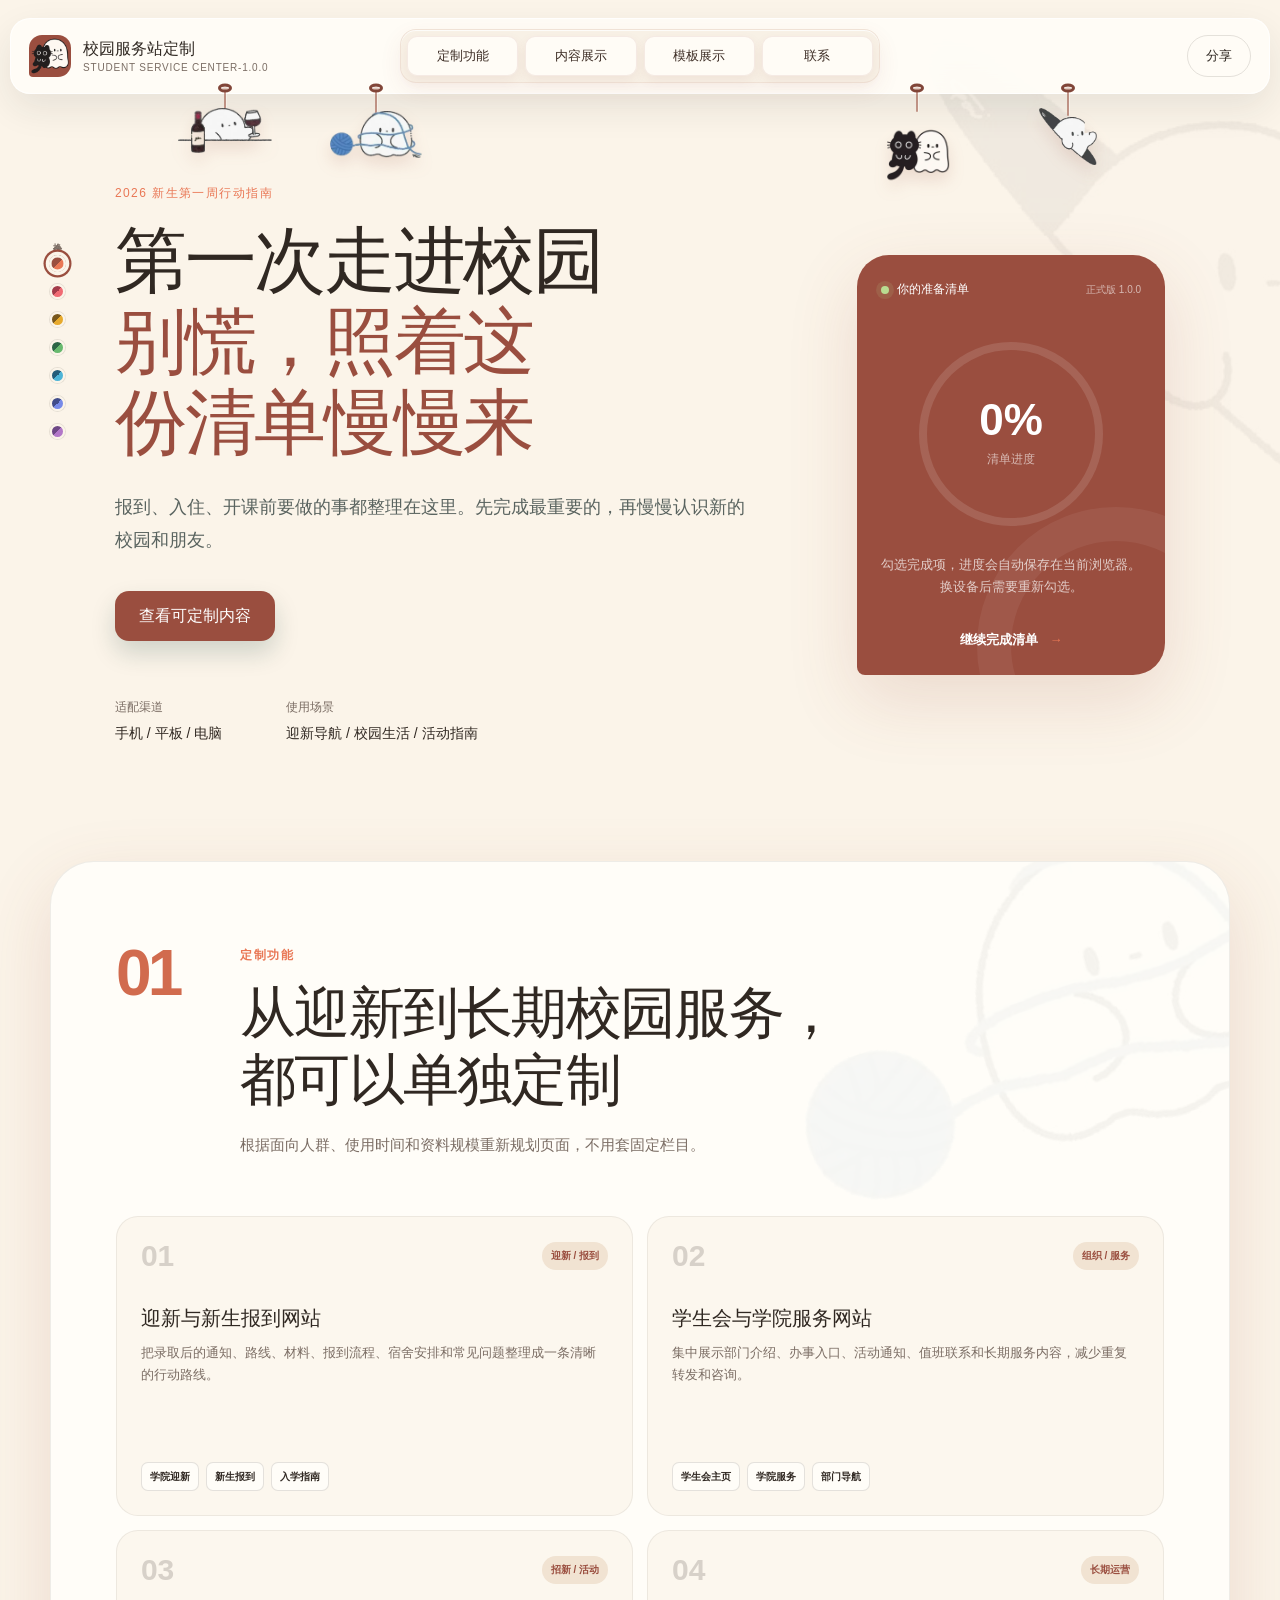
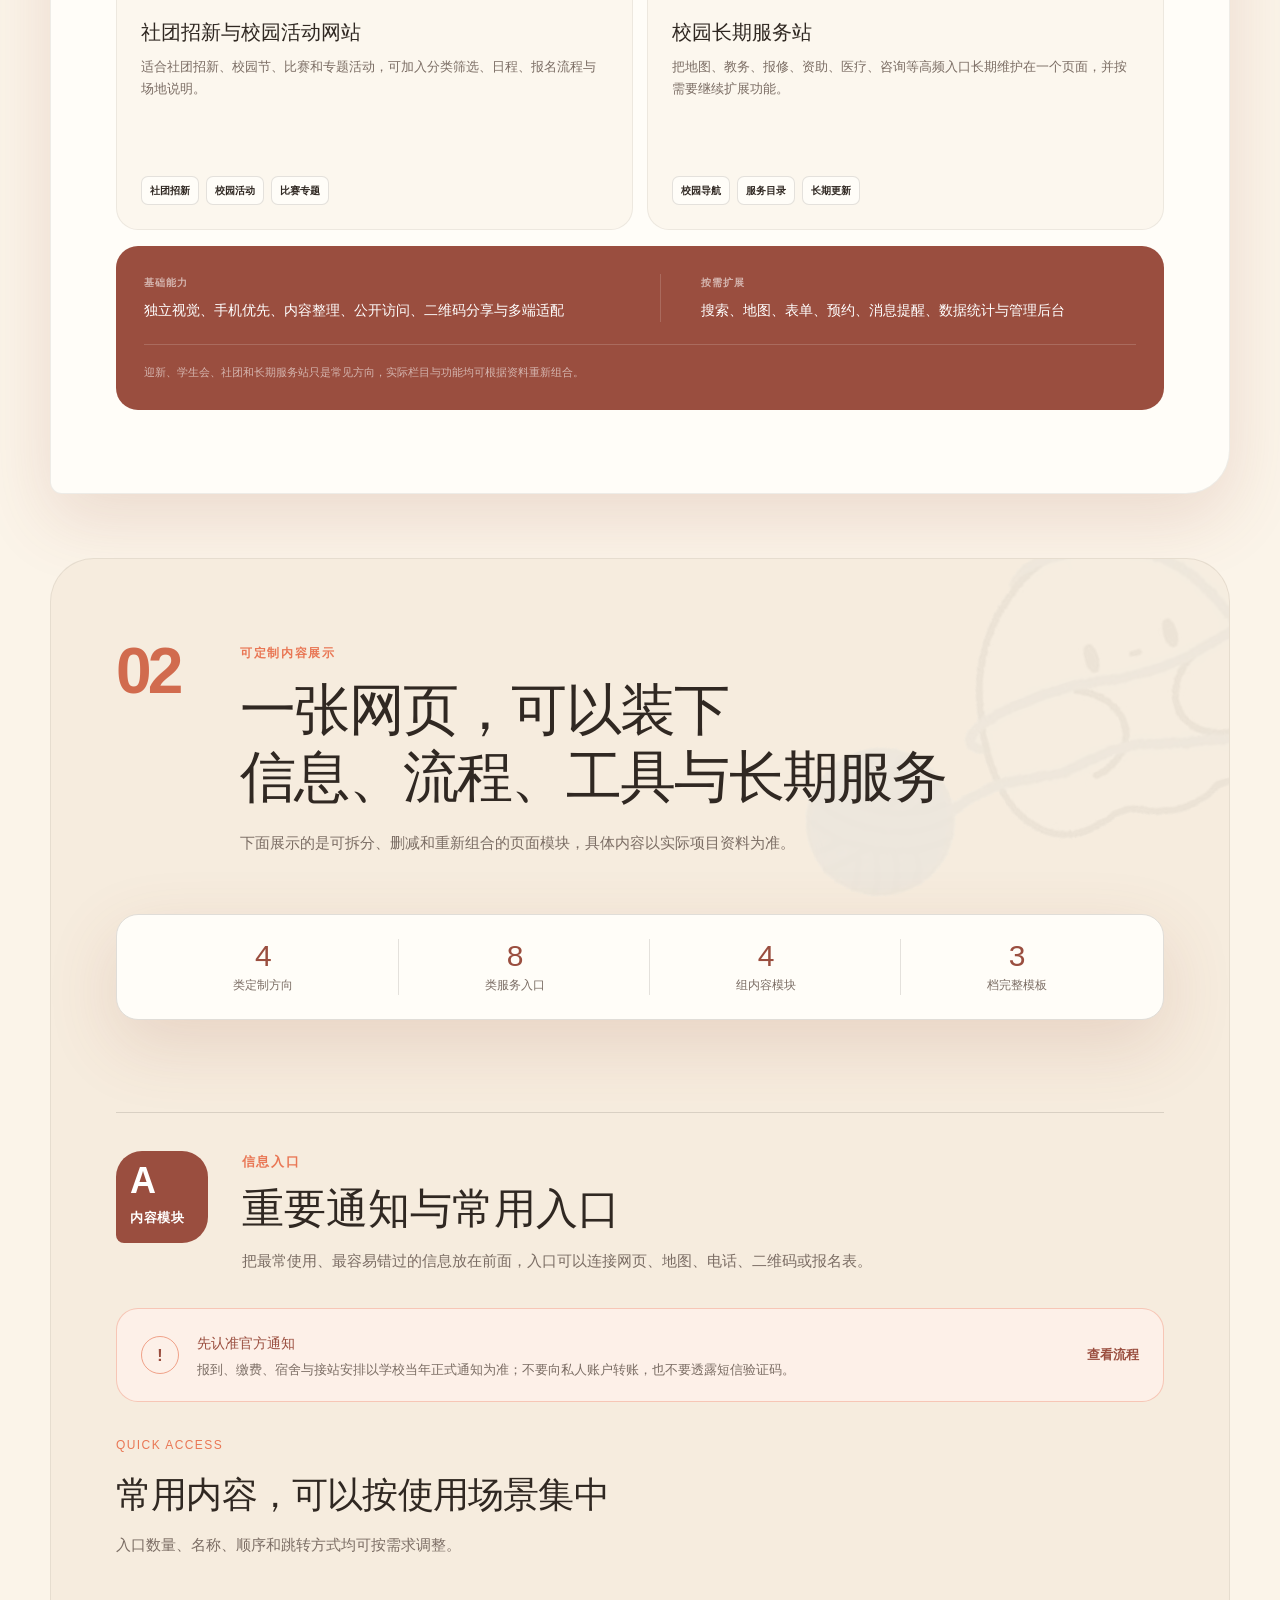
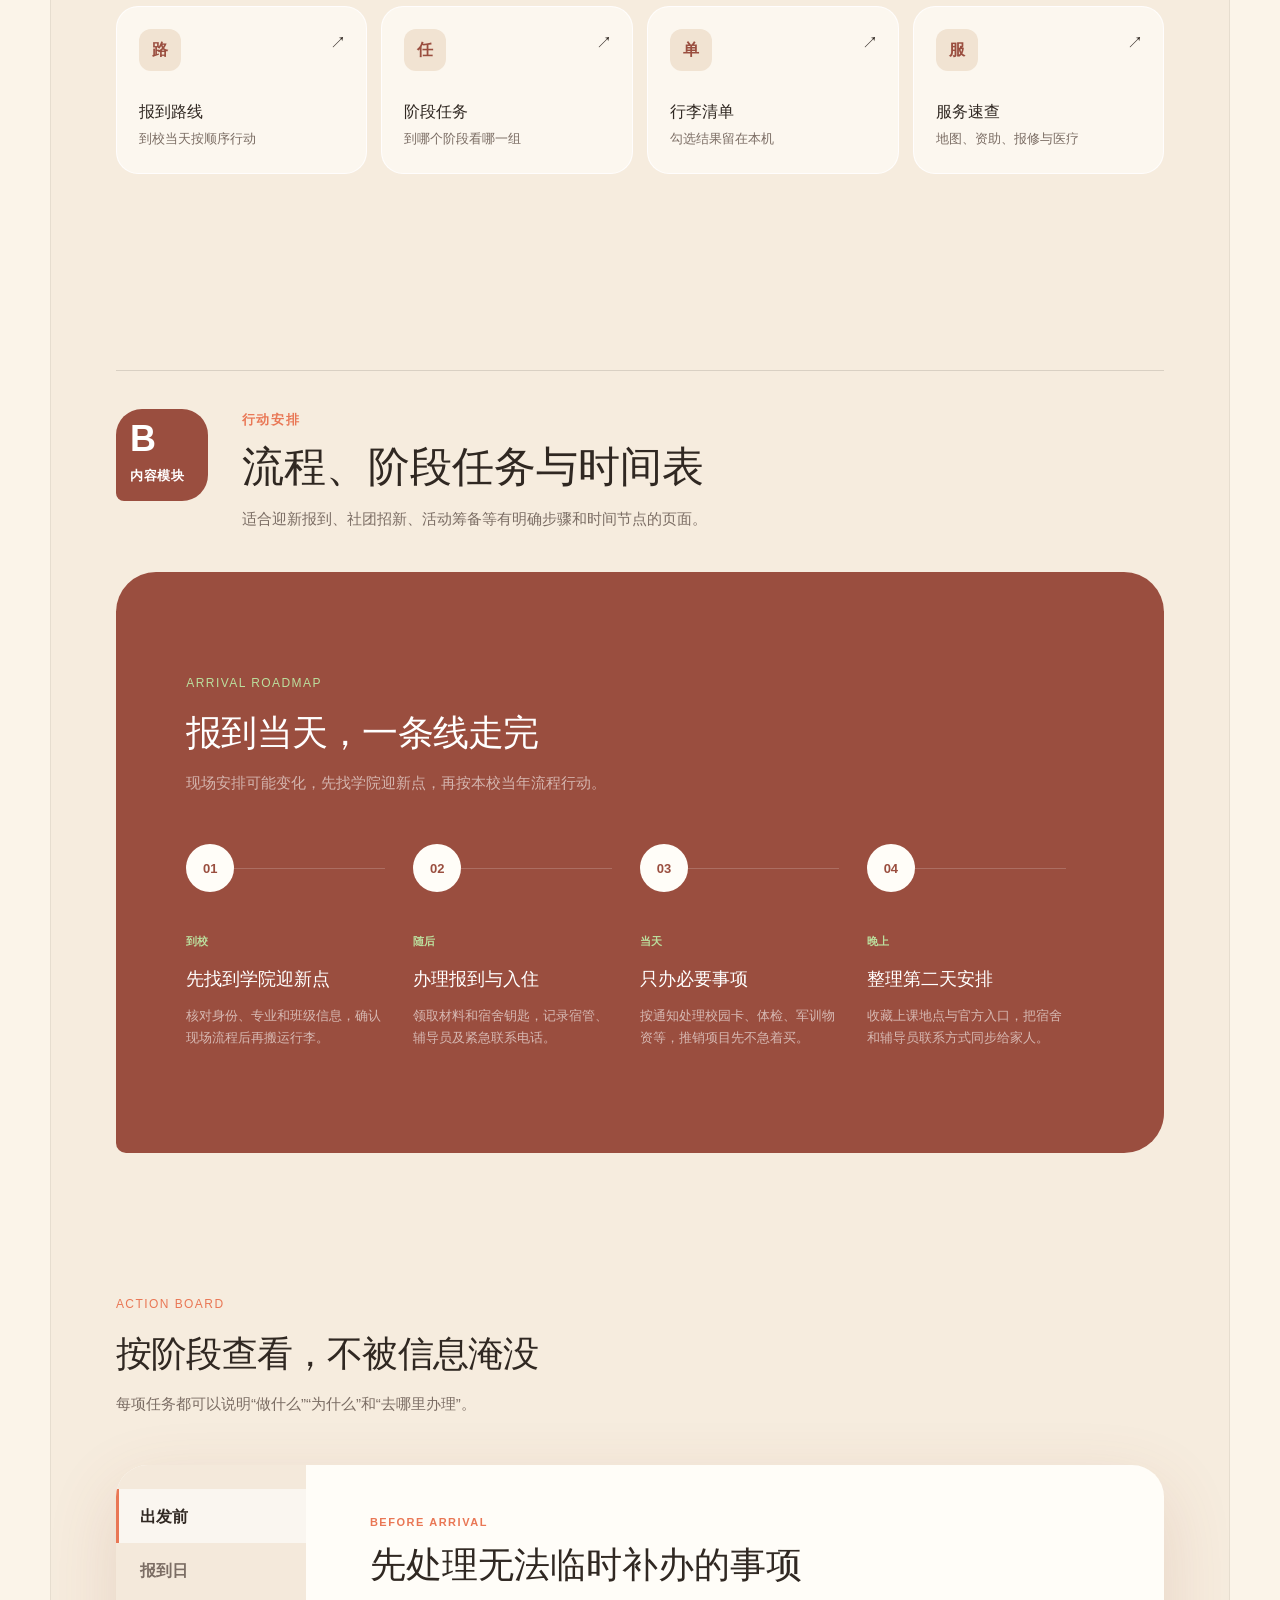
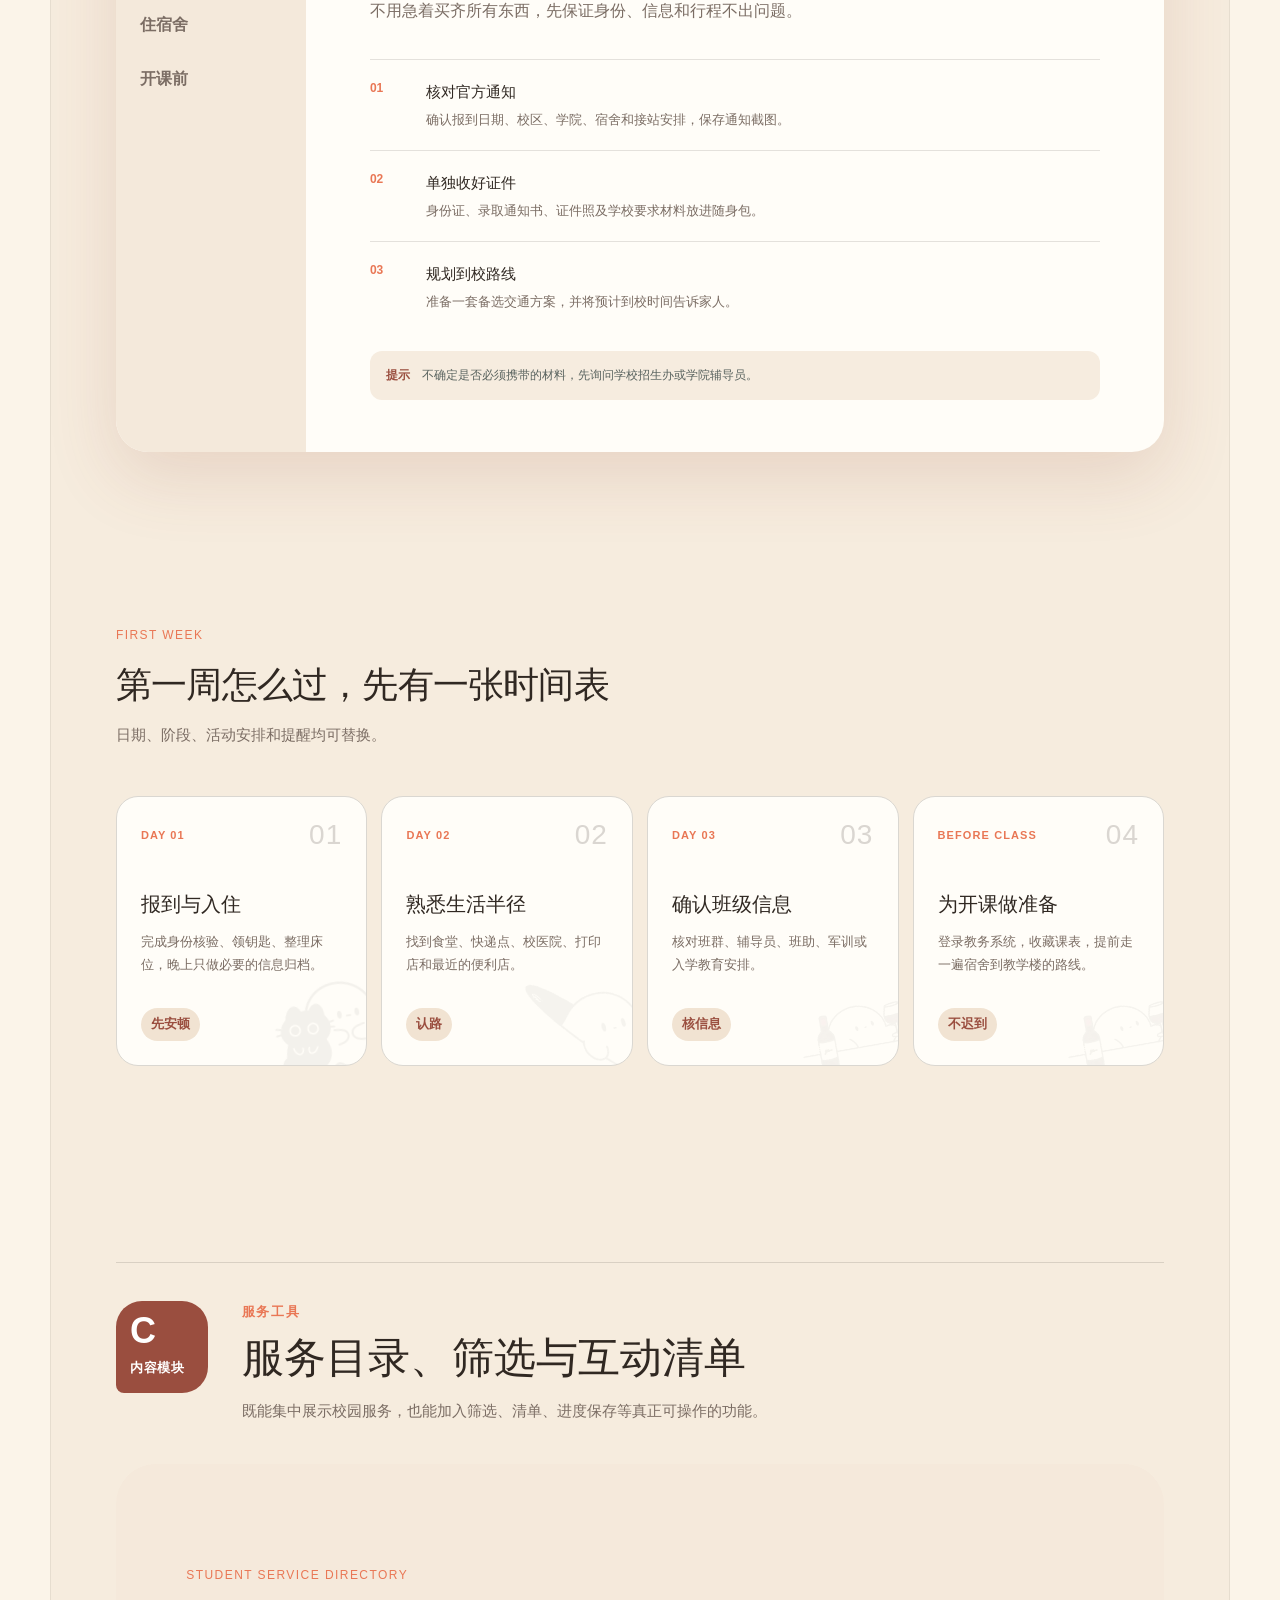
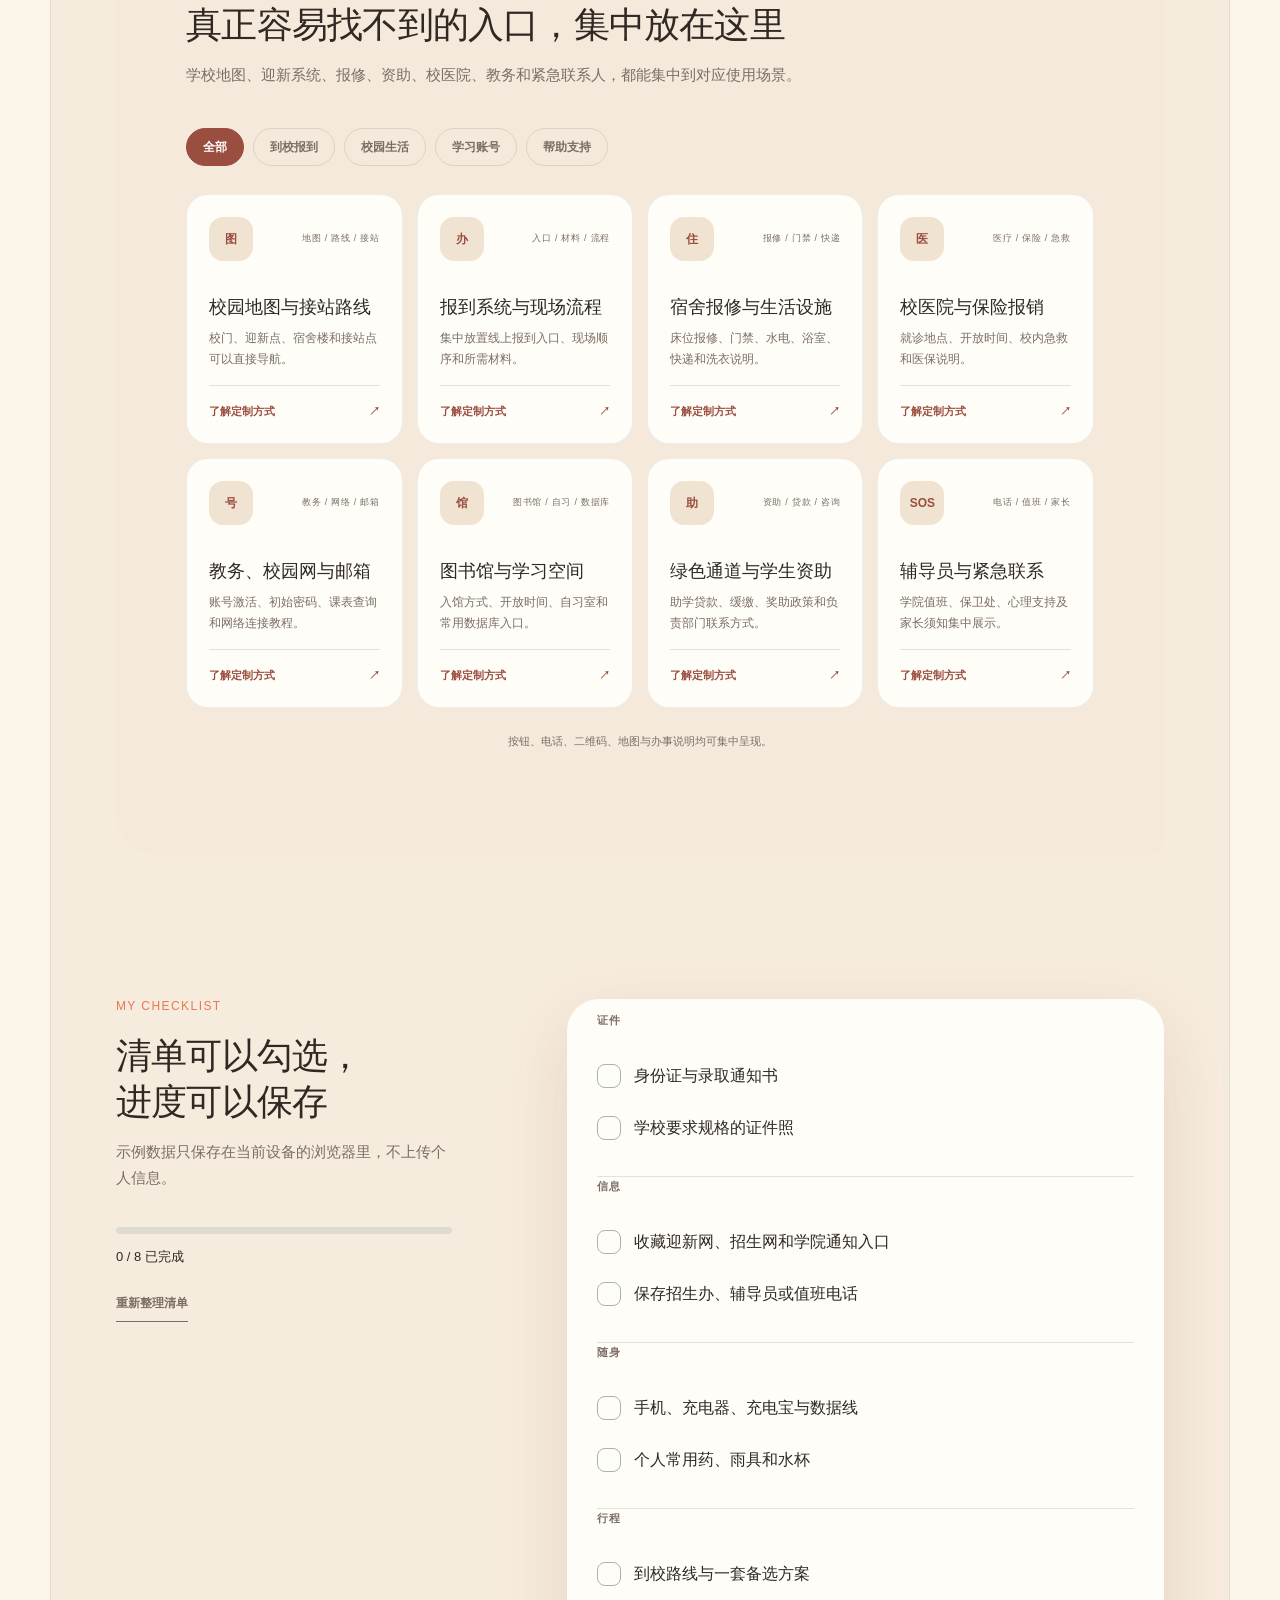
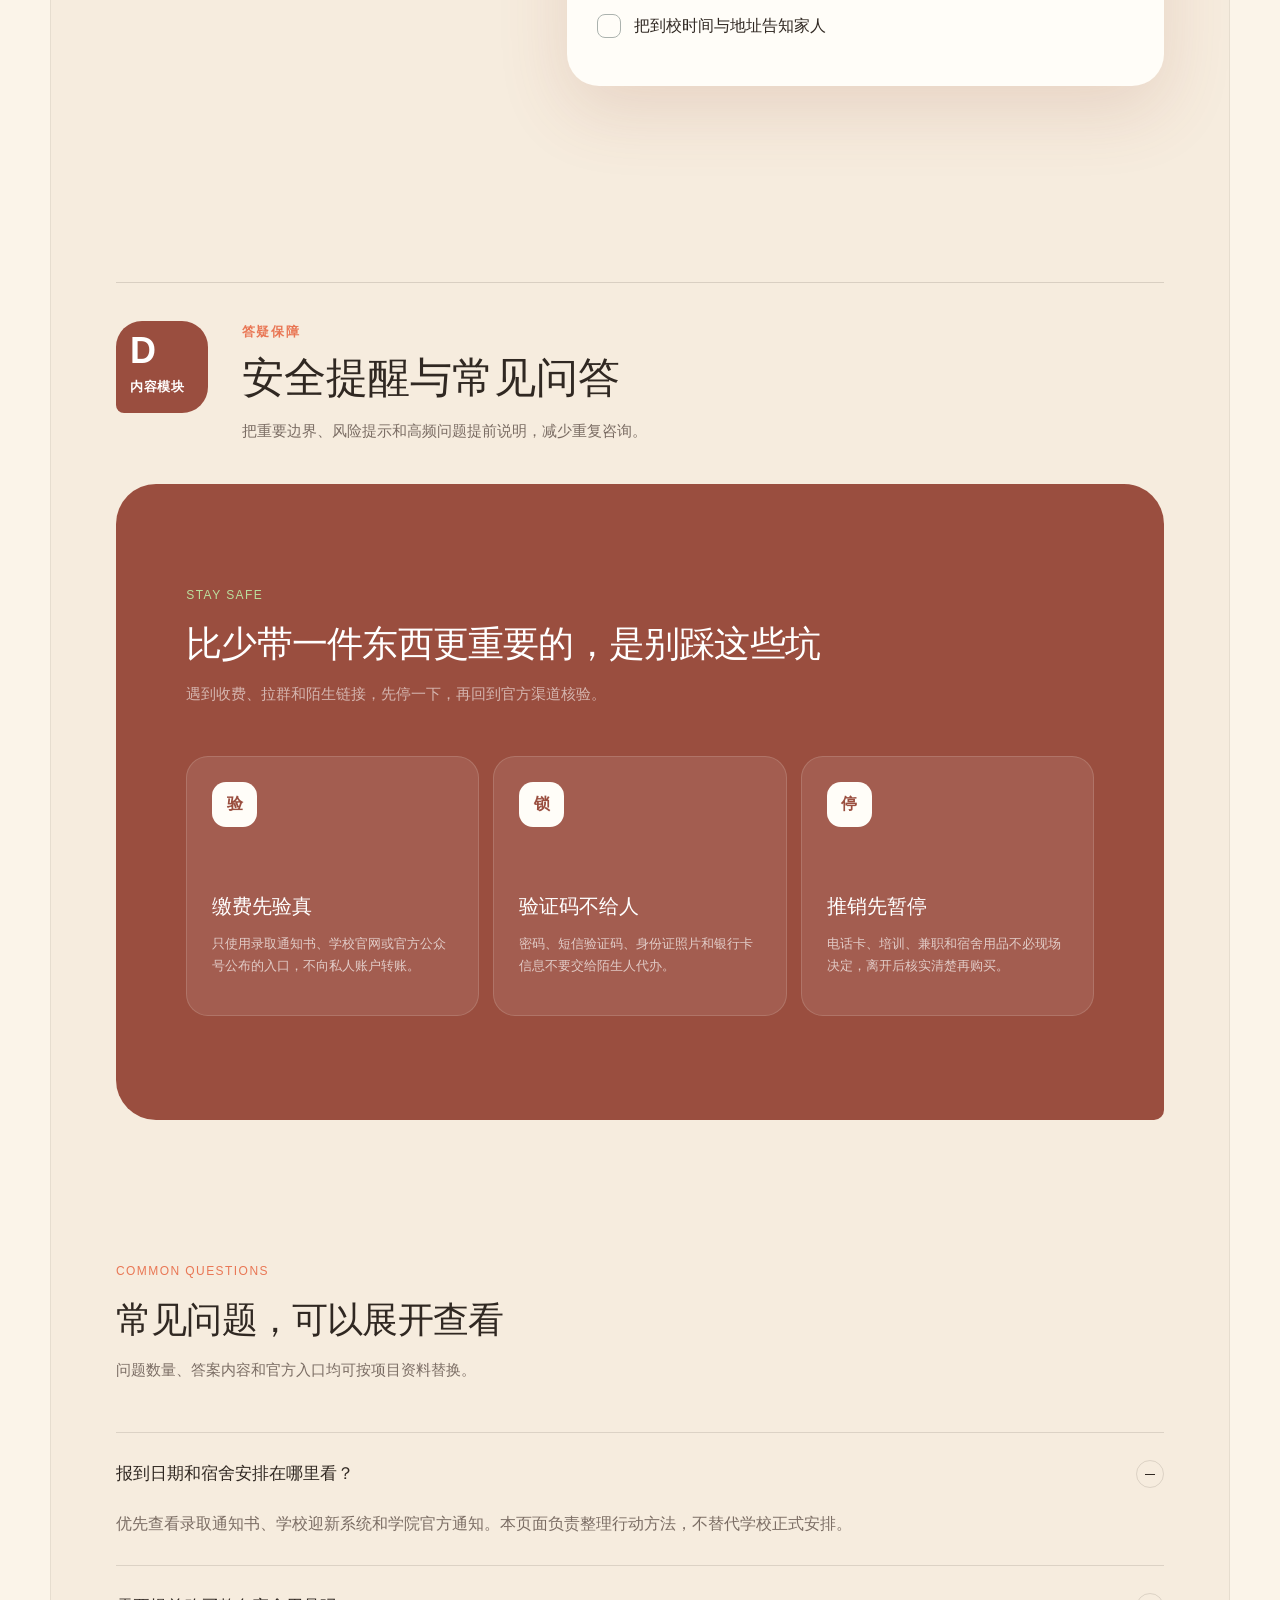
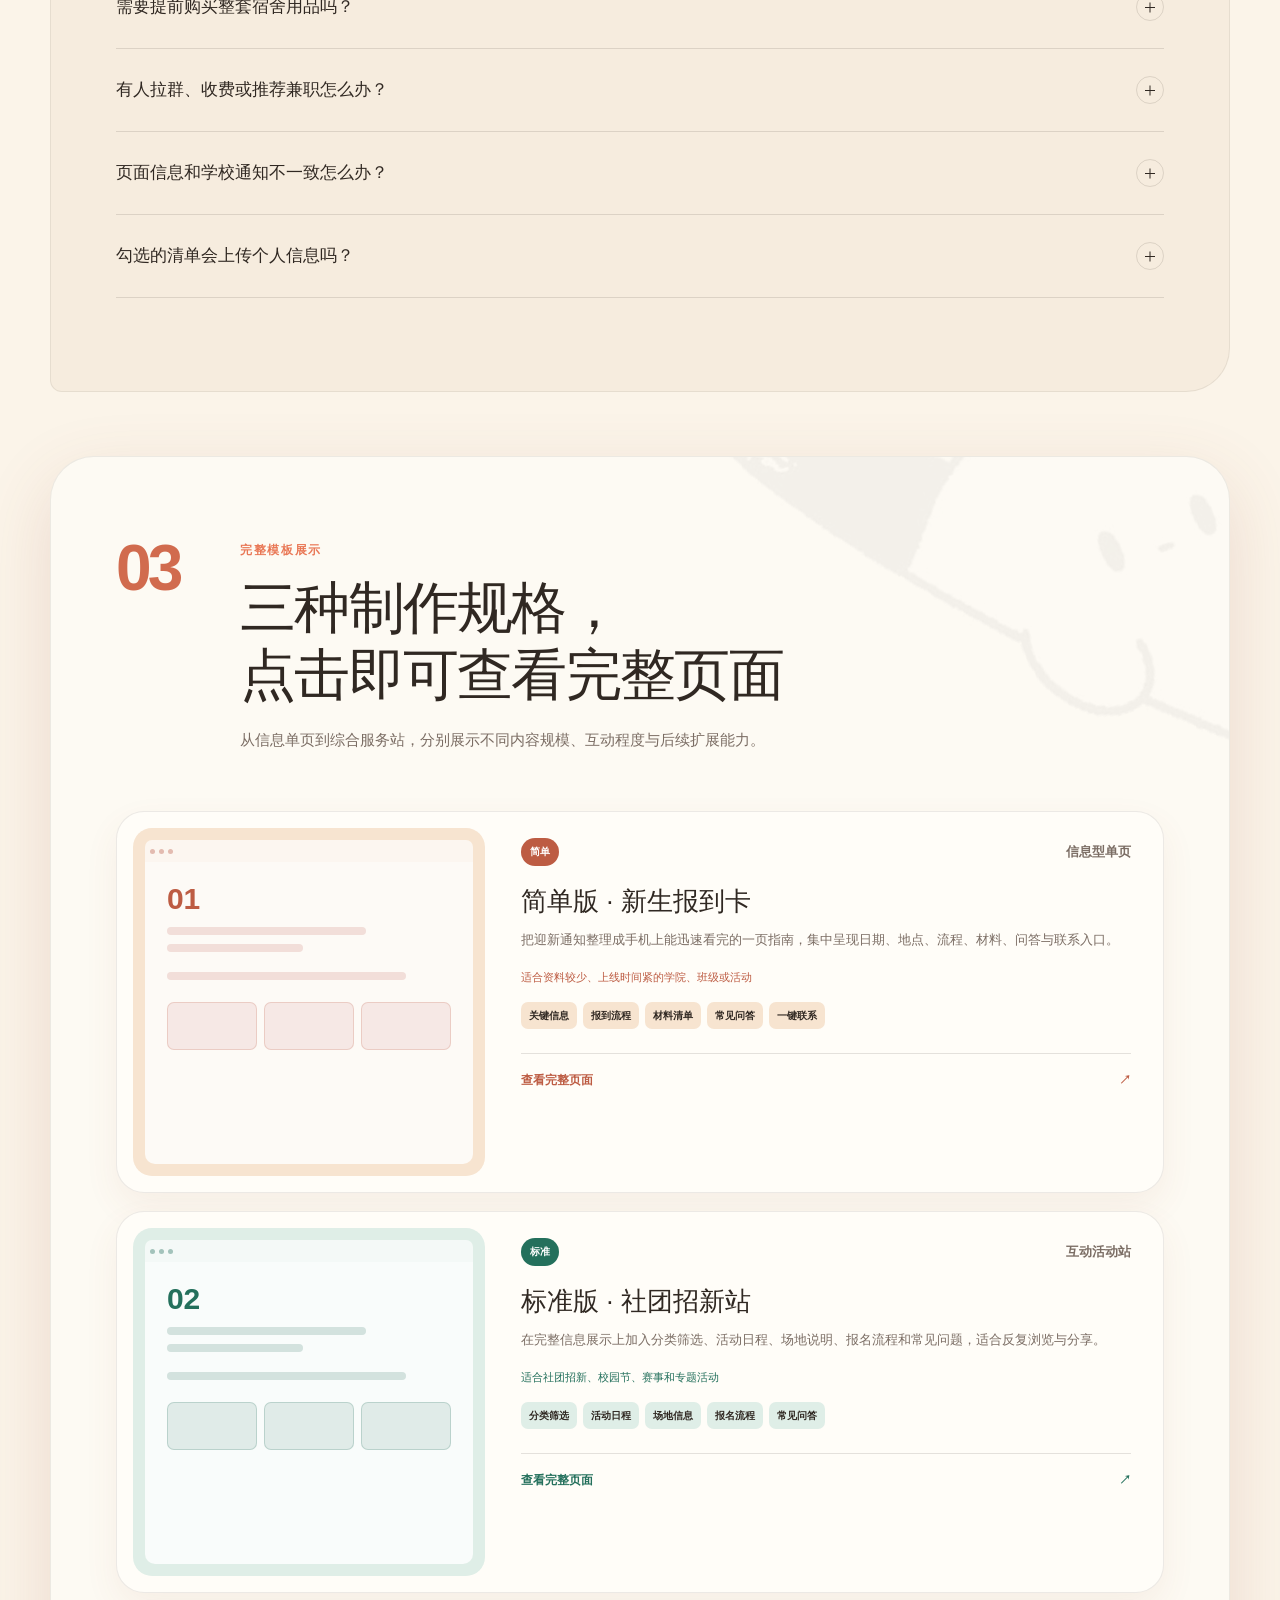
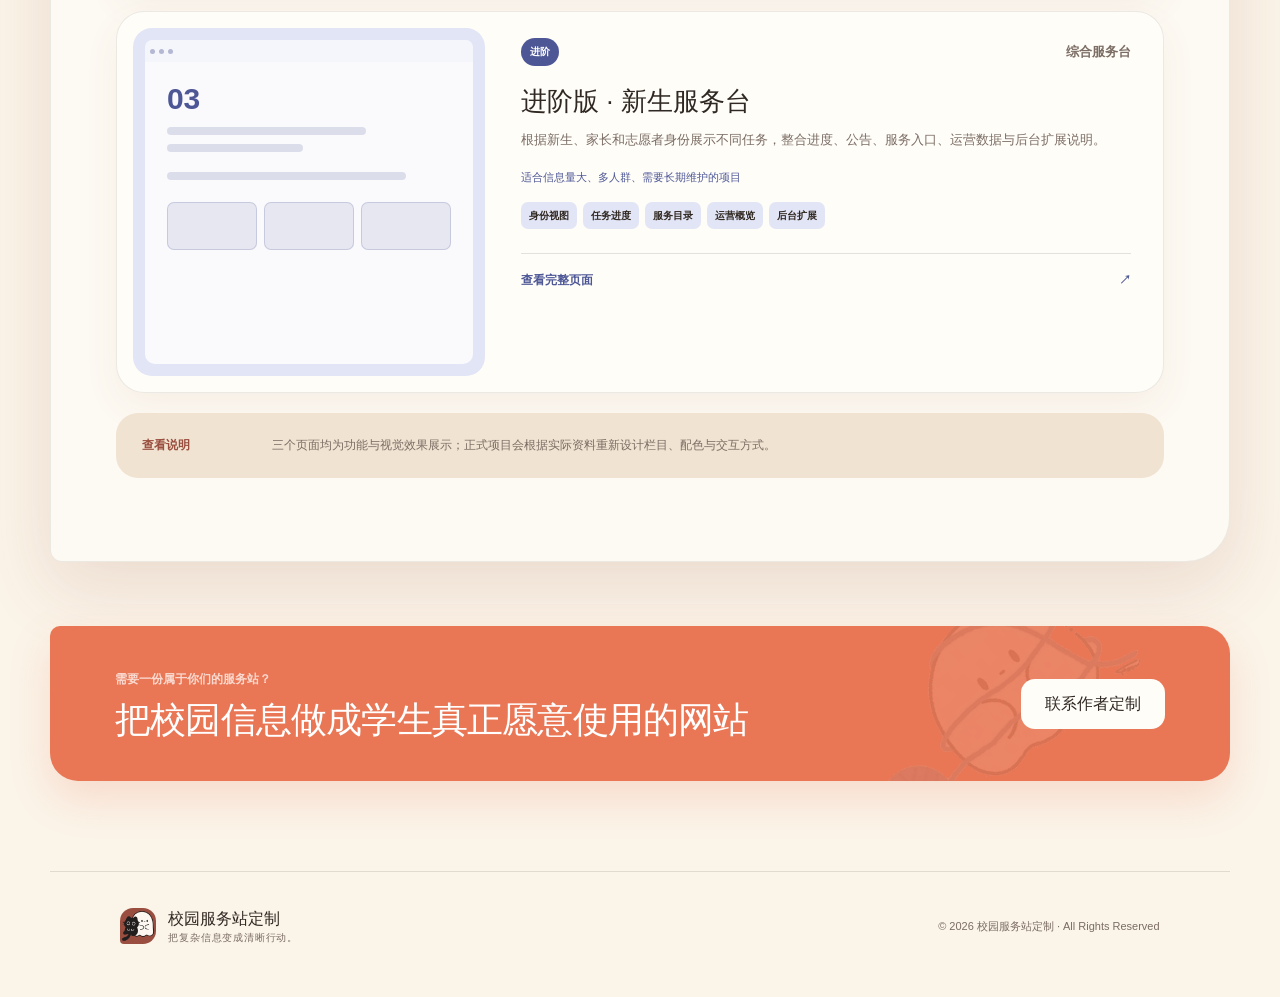
<file: index.html>
<!doctype html>
<html lang="zh-CN">
  <head>
    <meta charset="utf-8" />
    <meta name="viewport" content="width=device-width, initial-scale=1, viewport-fit=cover" />
    <meta name="theme-color" content="#123c3a" />
    <meta
      name="description"
      content="一站式校园新生行动指南：报到流程、阶段任务、行李清单、第一周安排、常见问答与安全提醒。"
    />
    <meta property="og:title" content="校园服务站定制｜新生第一周行动地图" />
    <meta property="og:description" content="把报到、入住和开课前要做的事，一次整理清楚。" />
    <meta property="og:type" content="website" />
    <title>校园服务站定制｜Student Service Center-1.0.0</title>
    <link rel="icon" href="assets/creator-logo-favicon.png" type="image/png" />
    <link rel="stylesheet" href="styles.css?v=1.0.0" />
    <script src="content.js?v=1.0.0" defer></script>
    <script src="app.js?v=1.0.0" defer></script>
  </head>
  <body>
    <a class="skip-link" href="#main">跳到主要内容</a>

    <div class="page-doodles" aria-hidden="true">
      <span class="page-doodle page-doodle-scarf"></span>
      <span class="page-doodle page-doodle-mug"></span>
      <span class="page-doodle page-doodle-lantern"></span>
    </div>

    <header class="site-header">
      <a class="brand" href="#top" aria-label="返回首页">
        <span class="brand-mark" data-brand-logo aria-hidden="true"></span>
        <span class="brand-copy">
          <strong data-brand-name>校园服务站定制</strong>
          <small data-brand-subtitle>Campus Launchpad</small>
        </span>
      </a>
      <nav class="desktop-nav" aria-label="主要导航">
        <a href="#customize">定制功能</a>
        <a href="#content-showcase">内容展示</a>
        <a href="#examples">模板展示</a>
        <a href="contact.html?v=1.0.0#methods">联系</a>
      </nav>
      <button class="ghost-button share-button" type="button" data-share>分享</button>
      <div class="header-pendants" aria-label="可拖动的弹性挂坠">
        <div class="elastic-pendant pendant-wine" data-elastic-pendant role="button" tabindex="0" aria-label="拖动酒杯幽灵挂坠">
          <span class="pendant-hole" aria-hidden="true"></span>
          <span class="pendant-string" aria-hidden="true"></span>
          <span class="pendant-body" data-pendant-body aria-hidden="true">
            <span class="pendant-art pendant-wine-art pendant-wine-bottle"></span>
            <span class="pendant-art pendant-wine-art pendant-wine-ghost"></span>
            <span class="pendant-art pendant-wine-art pendant-wine-glass"></span>
          </span>
        </div>
        <div class="elastic-pendant pendant-yarn" data-elastic-pendant role="button" tabindex="0" aria-label="拖动毛线幽灵挂坠">
          <span class="pendant-hole" aria-hidden="true"></span>
          <span class="pendant-string" aria-hidden="true"></span>
          <span class="pendant-body" data-pendant-body aria-hidden="true">
            <span class="pendant-art pendant-yarn-art pendant-yarn-ball"></span>
            <span class="pendant-art pendant-yarn-art pendant-yarn-ghost"></span>
          </span>
        </div>
        <div class="elastic-pendant pendant-duo" data-elastic-pendant role="button" tabindex="0" aria-label="拖动猫猫和幽灵挂坠">
          <span class="pendant-hole" aria-hidden="true"></span>
          <span class="pendant-string" aria-hidden="true"></span>
          <span class="pendant-body" data-pendant-body aria-hidden="true">
            <span class="mascot-piece mascot-piece-cat"></span>
            <span class="mascot-piece mascot-piece-ghost"></span>
          </span>
        </div>
        <div class="elastic-pendant pendant-stretch" data-elastic-pendant role="button" tabindex="0" aria-label="拖动伸展幽灵挂坠">
          <span class="pendant-hole" aria-hidden="true"></span>
          <span class="pendant-string" aria-hidden="true"></span>
          <span class="pendant-body" data-pendant-body aria-hidden="true">
            <span class="pendant-art pendant-stretch-art pendant-stretch-left"></span>
            <span class="pendant-art pendant-stretch-art pendant-stretch-ghost"></span>
            <span class="pendant-art pendant-stretch-art pendant-stretch-right"></span>
          </span>
        </div>
      </div>
    </header>

    <main id="main">
      <section class="hero" id="top">
        <div class="theme-picker reveal" aria-label="切换网站主题色">
          <span>换个心情</span>
          <div data-theme-picker></div>
        </div>
        <div class="hero-copy reveal">
          <p class="edition" data-edition>校园服务网站 · 定制效果展示</p>
          <h1>
            <span data-hero-prefix>从录取到入住宿舍</span>
            <em data-hero-title>每一步都心里有数</em>
          </h1>
          <p class="hero-intro" data-hero-intro>
            把分散的通知、入口和经验，整理成一张可以随身打开的行动地图。
          </p>
          <div class="hero-actions">
            <a class="primary-button" href="#content-showcase" data-primary-action>查看可定制内容</a>
          </div>
          <div class="hero-meta" aria-label="关键信息">
            <div>
              <span>适配渠道</span>
              <strong data-arrival-date>以通知书为准</strong>
            </div>
            <div>
              <span>使用场景</span>
              <strong data-campus-address>新生导航、校园服务、社团招新、活动指南</strong>
            </div>
          </div>
        </div>

        <aside class="launch-card reveal" aria-label="入学准备进度">
          <div class="launch-card-top">
            <span class="status-dot"></span>
            <span data-status-label>准备模式已开启</span>
            <small data-updated-at>更新于 07.18</small>
          </div>
          <div class="progress-orbit" data-progress-orbit style="--progress: 0deg">
            <div>
              <strong data-progress-percent>0%</strong>
              <span>清单进度</span>
            </div>
          </div>
          <p data-card-message>勾选下方清单后，进度会保存在当前浏览器，不上传个人信息。</p>
          <a href="#checklist">继续完成清单 <span aria-hidden="true">→</span></a>
        </aside>
      </section>

      <section class="content-chapter chapter-types" id="customize" aria-labelledby="customize-title">
        <header class="chapter-heading reveal">
          <span class="chapter-number">01</span>
          <div>
            <p>定制功能</p>
            <h2 id="customize-title"><span class="chapter-title-line">从迎新到长期校园服务，</span><span class="chapter-title-line">都可以单独定制</span></h2>
            <span>根据面向人群、使用时间和资料规模重新规划页面，不用套固定栏目。</span>
          </div>
        </header>
        <div class="customization-grid site-type-grid" data-customization-modules></div>
        <div class="capability-boundary reveal">
          <div>
            <span>基础能力</span>
            <strong>独立视觉、手机优先、内容整理、公开访问、二维码分享与多端适配</strong>
          </div>
          <div>
            <span>按需扩展</span>
            <strong>搜索、地图、表单、预约、消息提醒、数据统计与管理后台</strong>
          </div>
          <p>迎新、学生会、社团和长期服务站只是常见方向，实际栏目与功能均可根据资料重新组合。</p>
        </div>
      </section>

      <section class="content-chapter chapter-content" id="content-showcase" aria-labelledby="content-showcase-title">
        <header class="chapter-heading reveal">
          <span class="chapter-number">02</span>
          <div>
            <p>可定制内容展示</p>
            <h2 id="content-showcase-title"><span class="chapter-title-line">一张网页，可以装下</span><span class="chapter-title-line">信息、流程、工具与长期服务</span></h2>
            <span>下面展示的是可拆分、删减和重新组合的页面模块，具体内容以实际项目资料为准。</span>
          </div>
        </header>

        <section class="capability-ribbon reveal" aria-label="网站能力概览" data-highlights></section>

        <div class="module-heading reveal">
          <div class="module-badge"><b>A</b><span>内容模块</span></div>
          <div class="module-heading-copy">
            <small>信息入口</small>
            <h3>重要通知与常用入口</h3>
            <p>把最常使用、最容易错过的信息放在前面，入口可以连接网页、地图、电话、二维码或报名表。</p>
          </div>
        </div>
        <section class="notice-wrap reveal" data-notice-wrap>
          <div class="notice-icon" aria-hidden="true">!</div>
          <div>
            <strong data-notice-title>重要提醒</strong>
            <p data-notice-text>缴费、宿舍和报到安排以录取通知书及学校官方渠道为准。</p>
          </div>
          <a href="#roadmap">查看流程</a>
        </section>
        <section class="section quick-section" aria-labelledby="quick-title">
          <div class="section-heading reveal">
            <p>QUICK ACCESS</p>
            <h2 id="quick-title">常用内容，可以按使用场景集中</h2>
            <span>入口数量、名称、顺序和跳转方式均可按需求调整。</span>
          </div>
          <div class="quick-grid" data-quick-links></div>
        </section>

        <div class="module-heading reveal">
          <div class="module-badge"><b>B</b><span>内容模块</span></div>
          <div class="module-heading-copy">
            <small>行动安排</small>
            <h3>流程、阶段任务与时间表</h3>
            <p>适合迎新报到、社团招新、活动筹备等有明确步骤和时间节点的页面。</p>
          </div>
        </div>
        <section class="section roadmap-section" id="roadmap" aria-labelledby="roadmap-title">
          <div class="section-heading light reveal">
            <p>ARRIVAL ROADMAP</p>
            <h2 id="roadmap-title">报到当天，一条线走完</h2>
            <span data-roadmap-intro>现场安排可能变化，先找学院迎新点再行动。</span>
          </div>
          <ol class="roadmap" data-roadmap></ol>
        </section>
        <section class="section task-section" id="tasks" aria-labelledby="task-section-title">
          <div class="section-heading reveal">
            <p>ACTION BOARD</p>
            <h2 id="task-section-title">按阶段查看，不被信息淹没</h2>
            <span>每项任务都可以说明“做什么”“为什么”和“去哪里办理”。</span>
          </div>
          <div class="task-app reveal">
            <div class="task-tabs" role="tablist" aria-label="任务阶段" data-task-tabs></div>
            <article class="task-panel" data-task-panel aria-live="polite"></article>
          </div>
        </section>
        <section class="section week-section" id="week" aria-labelledby="week-title">
          <div class="section-heading reveal">
            <p>FIRST WEEK</p>
            <h2 id="week-title">第一周怎么过，先有一张时间表</h2>
            <span>日期、阶段、活动安排和提醒均可替换。</span>
          </div>
          <div class="week-grid" data-week-plan></div>
        </section>

        <div class="module-heading reveal">
          <div class="module-badge"><b>C</b><span>内容模块</span></div>
          <div class="module-heading-copy">
            <small>服务工具</small>
            <h3>服务目录、筛选与互动清单</h3>
            <p>既能集中展示校园服务，也能加入筛选、清单、进度保存等真正可操作的功能。</p>
          </div>
        </div>
        <section class="section service-directory-section" id="services" aria-labelledby="services-title">
          <div class="section-heading service-heading reveal">
            <p>STUDENT SERVICE DIRECTORY</p>
            <h2 id="services-title">真正容易找不到的入口，集中放在这里</h2>
            <span>学校地图、迎新系统、报修、资助、校医院、教务和紧急联系人，都能集中到对应使用场景。</span>
          </div>
          <div class="service-toolbar reveal" data-service-filters aria-label="筛选校园服务"></div>
          <div class="service-grid" data-service-grid aria-live="polite"></div>
          <p class="service-footnote reveal">按钮、电话、二维码、地图与办事说明均可集中呈现。</p>
        </section>
        <section class="section checklist-section" id="checklist" aria-labelledby="checklist-title">
          <div class="checklist-intro reveal">
            <p>MY CHECKLIST</p>
            <h2 id="checklist-title">清单可以勾选，进度可以保存</h2>
            <span>示例数据只保存在当前设备的浏览器里，不上传个人信息。</span>
            <div class="mini-progress" aria-label="清单完成进度">
              <i data-mini-progress></i>
            </div>
            <strong data-checklist-count>0 / 0 已完成</strong>
            <button class="reset-button" type="button" data-reset-checklist>重新整理清单</button>
          </div>
          <div class="checklist-card reveal" data-checklist></div>
        </section>

        <div class="module-heading reveal">
          <div class="module-badge"><b>D</b><span>内容模块</span></div>
          <div class="module-heading-copy">
            <small>答疑保障</small>
            <h3>安全提醒与常见问答</h3>
            <p>把重要边界、风险提示和高频问题提前说明，减少重复咨询。</p>
          </div>
        </div>
        <section class="section safety-section" id="safety" aria-labelledby="safety-title">
          <div class="section-heading light reveal">
            <p>STAY SAFE</p>
            <h2 id="safety-title">比少带一件东西更重要的，是别踩这些坑</h2>
            <span>遇到收费、拉群和陌生链接，先停一下，再回到官方渠道核验。</span>
          </div>
          <div class="safety-grid" data-safety-cards></div>
        </section>
        <section class="section faq-section" id="faq" aria-labelledby="faq-title">
          <div class="section-heading reveal">
            <p>COMMON QUESTIONS</p>
            <h2 id="faq-title">常见问题，可以展开查看</h2>
            <span>问题数量、答案内容和官方入口均可按项目资料替换。</span>
          </div>
          <div class="faq-list reveal" data-faq-list></div>
        </section>
      </section>

      <section class="content-chapter chapter-templates examples-section" id="examples" aria-labelledby="examples-title">
        <header class="chapter-heading reveal">
          <span class="chapter-number">03</span>
          <div>
            <p>完整模板展示</p>
            <h2 id="examples-title"><span class="chapter-title-line">三种制作规格，</span><span class="chapter-title-line">点击即可查看完整页面</span></h2>
            <span>从信息单页到综合服务站，分别展示不同内容规模、互动程度与后续扩展能力。</span>
          </div>
        </header>
        <div class="case-grid" data-project-cases></div>
        <div class="examples-note reveal">
          <span>查看说明</span>
          <p>三个页面均为功能与视觉效果展示；正式项目会根据实际资料重新设计栏目、配色与交互方式。</p>
        </div>
      </section>

      <section class="contact-strip reveal" id="contact" data-contact-wrap>
        <div>
          <span data-contact-kicker>需要一份属于你们的网站？</span>
          <h2 data-contact-title>欢迎联系作者定制</h2>
        </div>
        <a class="primary-button light-button" href="#" data-contact-link>联系作者定制</a>
      </section>
    </main>

    <footer>
      <div class="footer-brand">
        <span class="brand-mark" data-brand-logo aria-hidden="true"></span>
        <div>
          <strong data-brand-name>校园服务站定制</strong>
          <small data-footer-line>把复杂信息变成清晰行动。</small>
        </div>
      </div>
      <p data-footer-note>© 2026 校园服务站定制 · All Rights Reserved</p>
    </footer>

    <nav class="mobile-dock" aria-label="手机快捷导航">
      <a href="#top"><span>⌂</span>首页</a>
      <a href="#customize"><span>◇</span>定制</a>
      <a href="#content-showcase"><span>✓</span>内容</a>
      <a href="#examples"><span>▤</span>模板</a>
    </nav>

    <div class="custom-prompt" data-custom-prompt hidden>
      <section class="custom-prompt-card" role="dialog" aria-modal="true" aria-labelledby="custom-prompt-message">
        <button class="custom-prompt-close" type="button" aria-label="关闭提示" data-custom-prompt-close>×</button>
        <span class="custom-prompt-logo" aria-hidden="true"></span>
        <p id="custom-prompt-message">如有需求，请在页面底部联系作者定制哦</p>
        <a class="primary-button custom-prompt-action" href="#contact" data-custom-prompt-action>前往页面底部</a>
      </section>
    </div>

    <div class="toast" role="status" aria-live="polite" data-toast></div>
    <noscript>请开启 JavaScript 以查看任务、清单和定制内容。</noscript>
  </body>
</html>
</file>
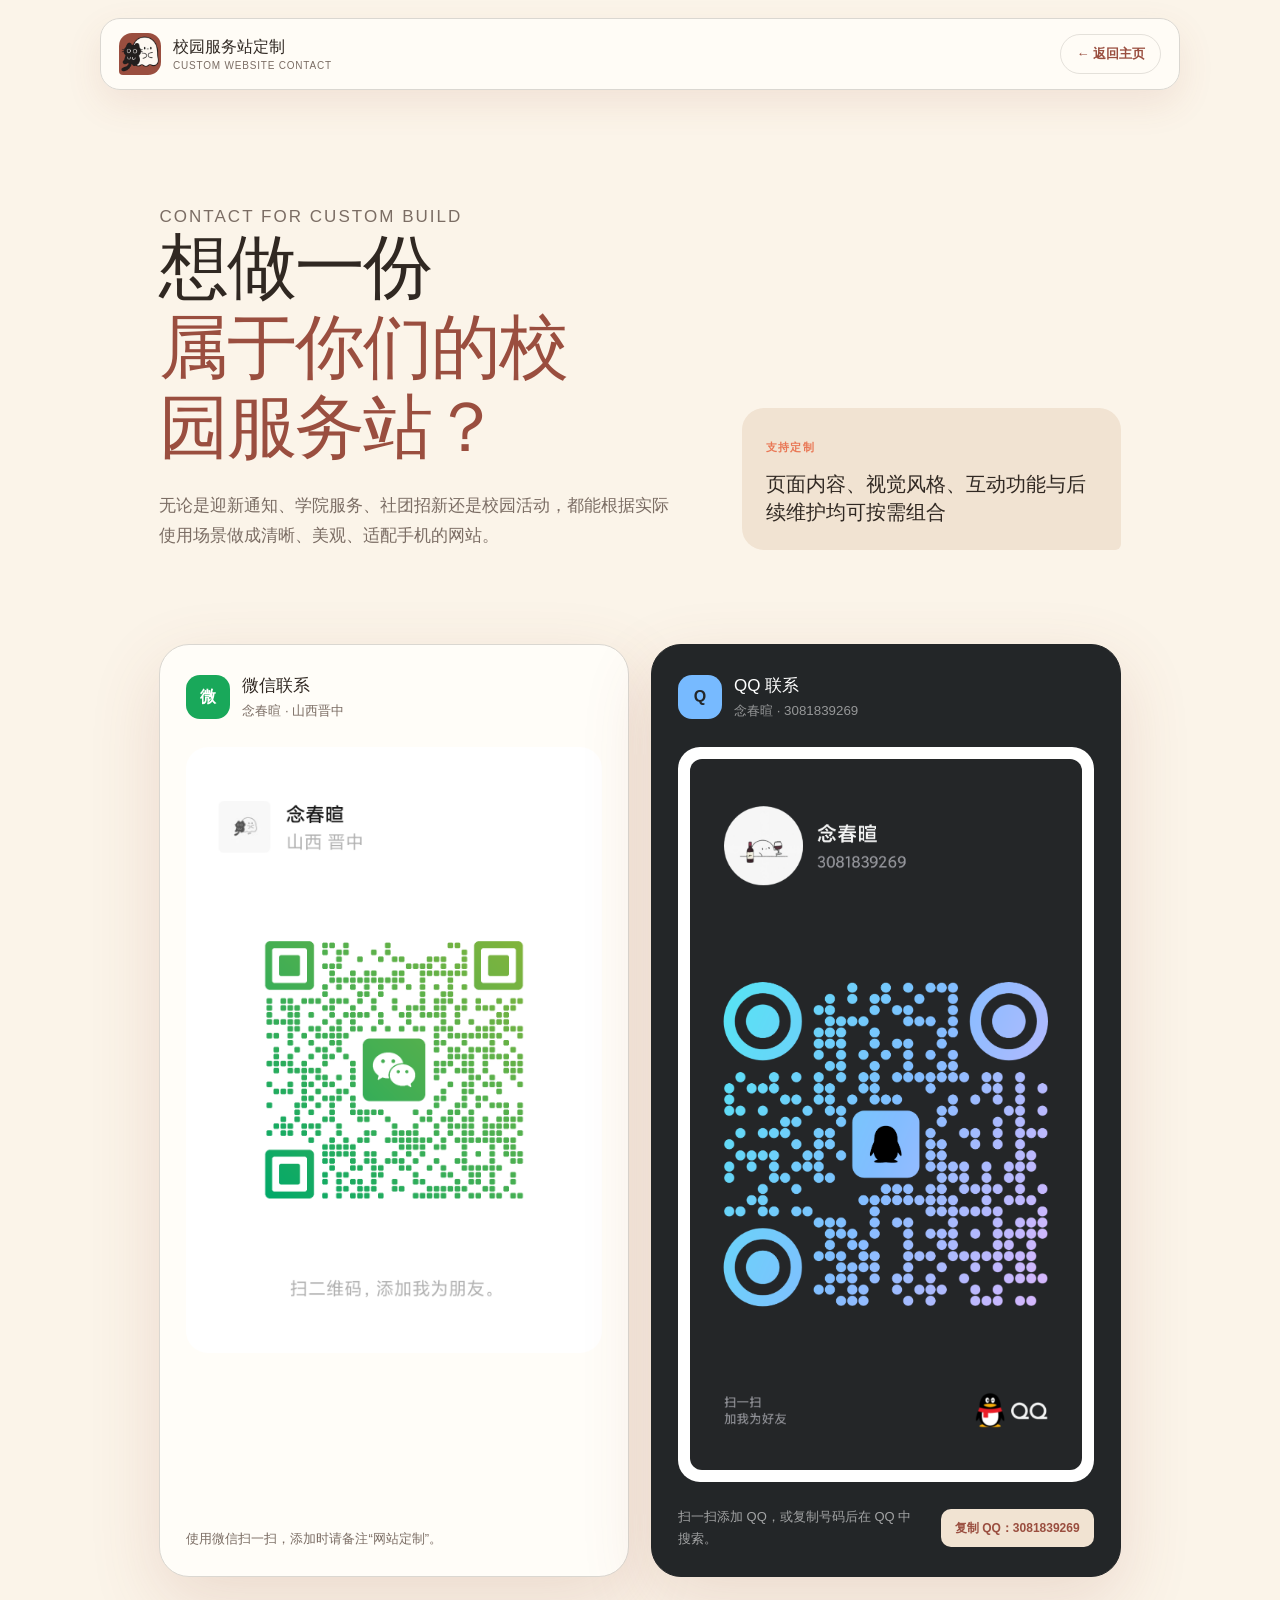
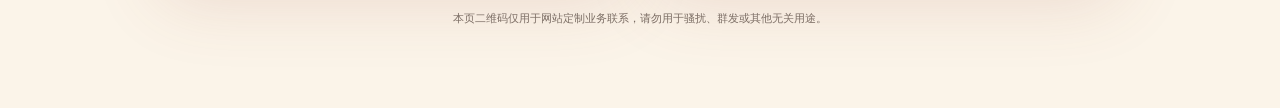
<file: contact.html>
<!doctype html>
<html lang="zh-CN">
  <head>
    <meta charset="utf-8" />
    <meta name="viewport" content="width=device-width, initial-scale=1, viewport-fit=cover" />
    <meta name="theme-color" content="#9a4e3f" />
    <meta name="robots" content="noindex, nofollow" />
    <meta name="description" content="校园服务网站定制微信与 QQ 联系方式。" />
    <title>联系作者定制｜校园服务站定制</title>
    <link rel="icon" href="assets/creator-logo-favicon.png" type="image/png" />
    <link rel="stylesheet" href="styles.css?v=1.0.0" />
    <script src="content.js?v=1.0.0" defer></script>
    <script src="contact.js?v=1.0.0" defer></script>
  </head>
  <body class="contact-page">
    <header class="contact-header">
      <a class="brand" href="index.html" aria-label="返回校园服务站定制首页">
        <span class="brand-mark" data-brand-logo aria-hidden="true"></span>
        <span class="brand-copy">
          <strong>校园服务站定制</strong>
          <small>Custom Website Contact</small>
        </span>
      </a>
      <a class="back-link" href="index.html">← 返回主页</a>
    </header>

    <main class="contact-main">
      <section class="contact-hero">
        <div>
          <p class="edition">CONTACT FOR CUSTOM BUILD</p>
          <h1>想做一份<em>属于你们的校园服务站？</em></h1>
          <p>无论是迎新通知、学院服务、社团招新还是校园活动，都能根据实际使用场景做成清晰、美观、适配手机的网站。</p>
        </div>
        <aside class="contact-promise">
          <span>支持定制</span>
          <strong>页面内容、视觉风格、互动功能与后续维护均可按需组合</strong>
        </aside>
      </section>

      <section class="contact-methods" id="methods" aria-label="联系方式">
        <article class="contact-method" id="wechat">
          <div class="contact-method-head">
            <div class="contact-platform">
              <span>微</span>
              <div><strong>微信联系</strong><small>念春暄 · 山西晋中</small></div>
            </div>
          </div>
          <div class="contact-qr">
            <img src="assets/wechat-qr.png" width="928" height="1380" loading="lazy" alt="念春暄的微信二维码，扫码添加好友" />
          </div>
          <div class="contact-method-foot">
            <p>使用微信扫一扫，添加时请备注“网站定制”。</p>
          </div>
        </article>

        <article class="contact-method dark" id="qq">
          <div class="contact-method-head">
            <div class="contact-platform">
              <span>Q</span>
              <div><strong>QQ 联系</strong><small>念春暄 · 3081839269</small></div>
            </div>
          </div>
          <div class="contact-qr">
            <img src="assets/qq-qr.png" width="1061" height="1925" loading="lazy" alt="念春暄的 QQ 二维码，QQ 号 3081839269" />
          </div>
          <div class="contact-method-foot">
            <p>扫一扫添加 QQ，或复制号码后在 QQ 中搜索。</p>
            <button class="copy-contact" type="button" data-copy-qq>复制 QQ：3081839269</button>
          </div>
        </article>
      </section>

      <p class="contact-privacy">本页二维码仅用于网站定制业务联系，请勿用于骚扰、群发或其他无关用途。</p>
    </main>

    <div class="toast" role="status" aria-live="polite" data-contact-toast></div>
  </body>
</html>
</file>
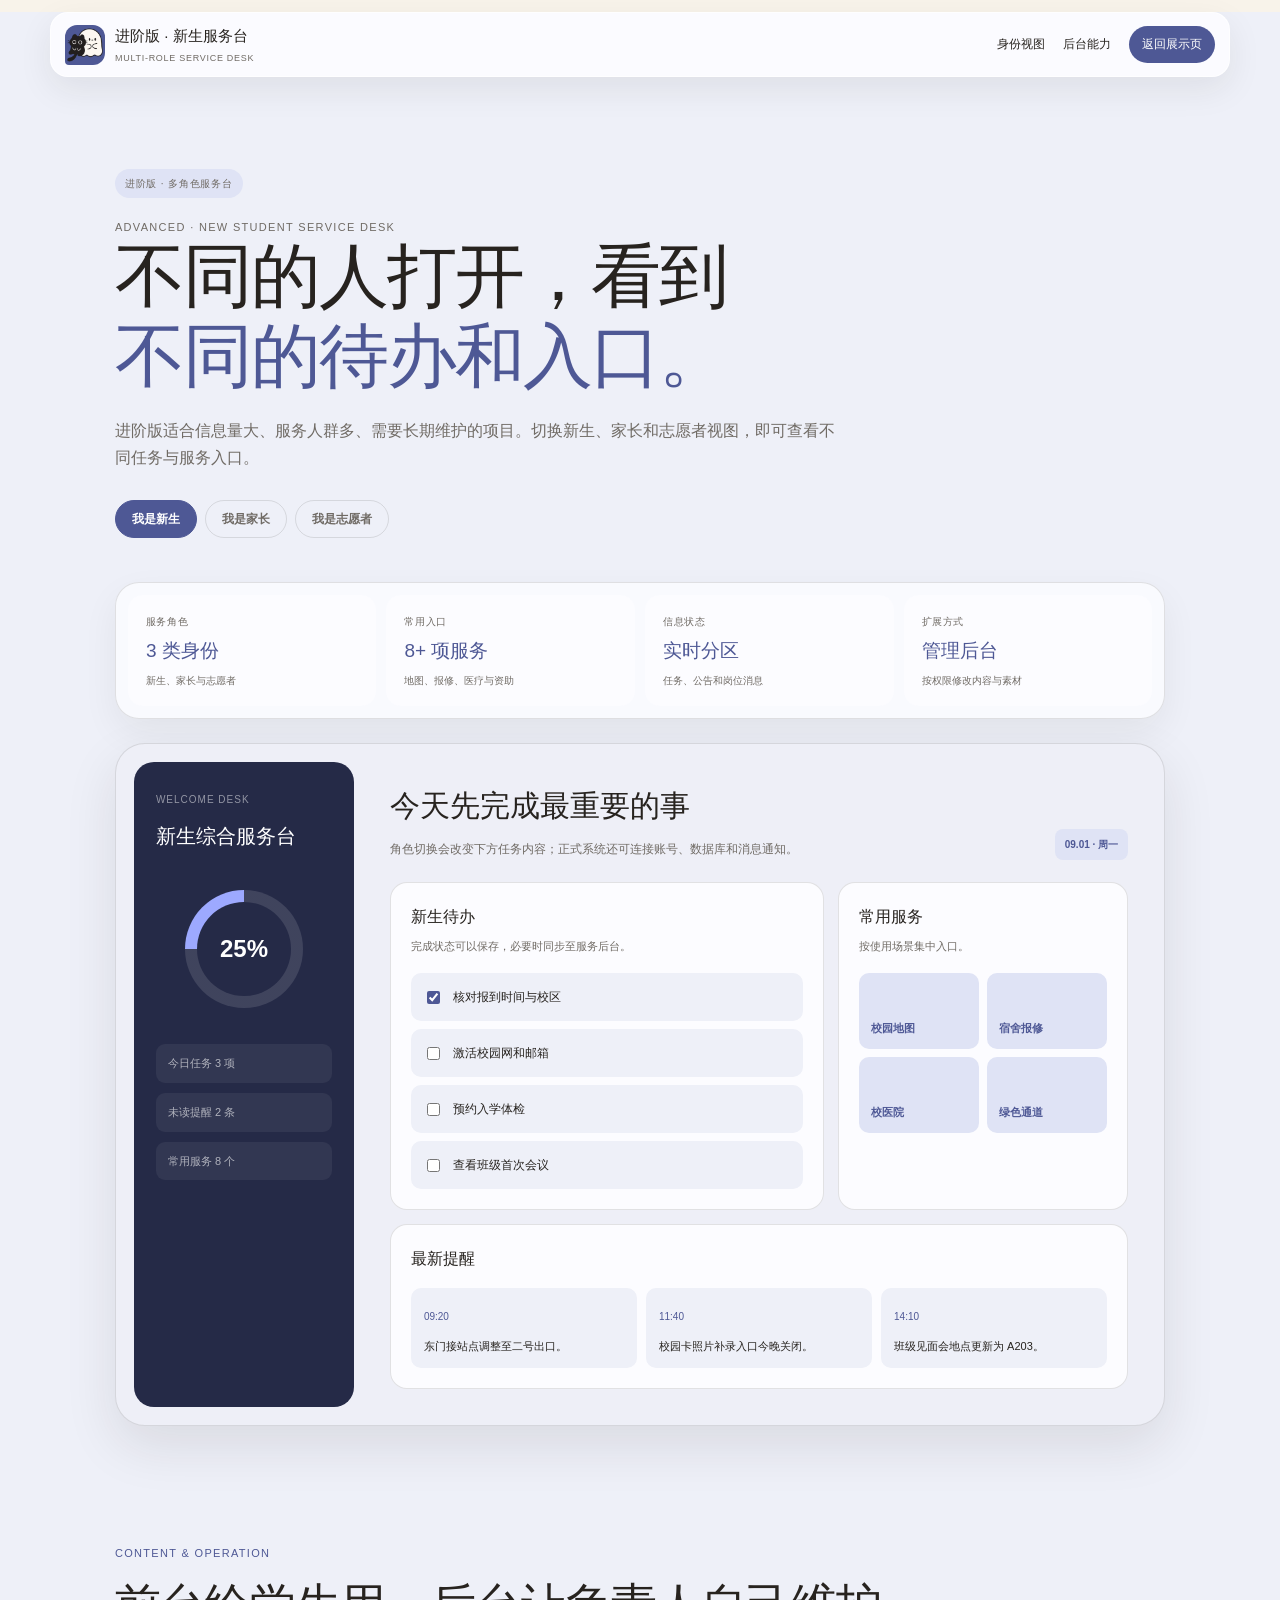
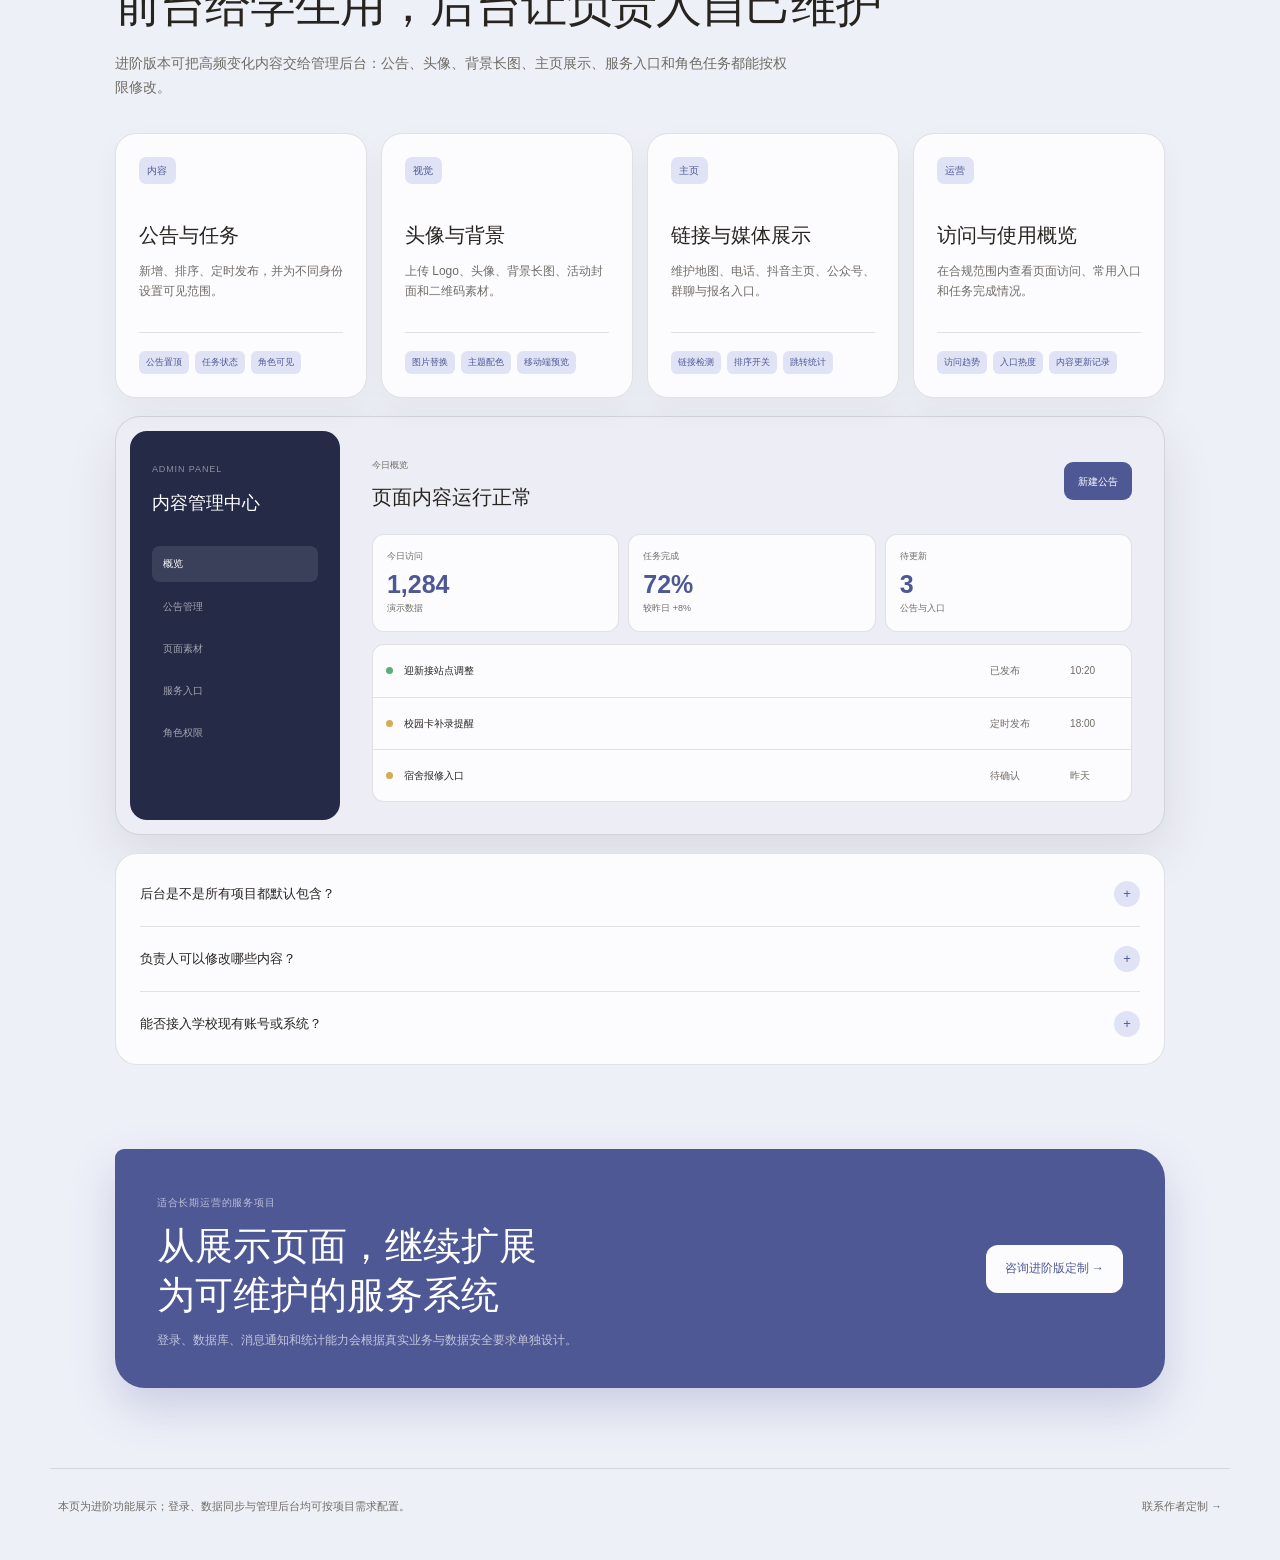
<file: showcase/advanced.html>
<!doctype html>
<html lang="zh-CN">
  <head>
    <meta charset="utf-8" />
    <meta name="viewport" content="width=device-width, initial-scale=1, viewport-fit=cover" />
    <meta name="theme-color" content="#4e5895" />
    <meta name="robots" content="noindex, nofollow" />
    <title>进阶版 · 新生服务台｜制作参考</title>
    <link rel="icon" href="../assets/creator-logo-favicon.png" type="image/png" />
    <link rel="stylesheet" href="showcase.css?v=1.0.0" />
    <script src="showcase.js?v=1.0.0" defer></script>
  </head>
  <body class="advanced-demo">
    <header class="demo-topbar">
      <a class="demo-brand" href="../index.html#examples">
        <span class="demo-brand-mark" aria-hidden="true"></span>
        <div><strong>进阶版 · 新生服务台</strong><small>MULTI-ROLE SERVICE DESK</small></div>
      </a>
      <nav class="demo-nav" aria-label="示例页面导航">
        <a href="#dashboard">身份视图</a>
        <a href="#backend">后台能力</a>
        <a href="../index.html#examples">返回展示页</a>
      </nav>
    </header>

    <main class="demo-shell">
      <section class="dashboard-hero reveal">
        <p class="concept-label">进阶版 · 多角色服务台</p>
        <p class="eyebrow">ADVANCED · NEW STUDENT SERVICE DESK</p>
        <h1>不同的人打开，看到<em>不同的待办和入口。</em></h1>
        <p>进阶版适合信息量大、服务人群多、需要长期维护的项目。切换新生、家长和志愿者视图，即可查看不同任务与服务入口。</p>
        <div class="role-switch" aria-label="切换使用者身份">
          <button class="active" type="button" data-role="student">我是新生</button>
          <button type="button" data-role="parent">我是家长</button>
          <button type="button" data-role="volunteer">我是志愿者</button>
        </div>
      </section>

      <section class="demo-snapshot reveal" aria-label="服务台能力概览">
        <article><span>服务角色</span><strong>3 类身份</strong><small>新生、家长与志愿者</small></article>
        <article><span>常用入口</span><strong>8+ 项服务</strong><small>地图、报修、医疗与资助</small></article>
        <article><span>信息状态</span><strong>实时分区</strong><small>任务、公告和岗位消息</small></article>
        <article><span>扩展方式</span><strong>管理后台</strong><small>按权限修改内容与素材</small></article>
      </section>

      <section class="dashboard reveal" id="dashboard">
        <aside class="dashboard-sidebar">
          <span>WELCOME DESK</span><strong>新生综合服务台</strong>
          <div class="dashboard-progress"><b data-dashboard-progress>25%</b></div>
          <ul><li>今日任务 3 项</li><li>未读提醒 2 条</li><li>常用服务 8 个</li></ul>
        </aside>
        <div class="dashboard-main">
          <div class="dashboard-welcome"><div><h2>今天先完成最重要的事</h2><p>角色切换会改变下方任务内容；正式系统还可连接账号、数据库和消息通知。</p></div><span>09.01 · 周一</span></div>

          <div class="dashboard-grid" data-role-panel="student">
            <article class="dashboard-card"><h3>新生待办</h3><p>完成状态可以保存，必要时同步至服务后台。</p><div class="role-tasks"><label><input type="checkbox" checked />核对报到时间与校区</label><label><input type="checkbox" />激活校园网和邮箱</label><label><input type="checkbox" />预约入学体检</label><label><input type="checkbox" />查看班级首次会议</label></div></article>
            <article class="dashboard-card"><h3>常用服务</h3><p>按使用场景集中入口。</p><div class="service-mini-grid"><span>校园地图</span><span>宿舍报修</span><span>校医院</span><span>绿色通道</span></div></article>
            <article class="dashboard-card dashboard-wide"><h3>最新提醒</h3><div class="notice-list"><div><b>09:20</b><p>东门接站点调整至二号出口。</p></div><div><b>11:40</b><p>校园卡照片补录入口今晚关闭。</p></div><div><b>14:10</b><p>班级见面会地点更新为 A203。</p></div></div></article>
          </div>

          <div class="dashboard-grid" data-role-panel="parent" hidden>
            <article class="dashboard-card"><h3>家长关注</h3><p>把陪同、住宿和安全信息从学生待办中单独整理。</p><div class="role-tasks"><label><input type="checkbox" />确认校外车辆停放位置</label><label><input type="checkbox" />保存学院值班电话</label><label><input type="checkbox" />了解校园探访规定</label><label><input type="checkbox" />核对返程交通安排</label></div></article>
            <article class="dashboard-card"><h3>家长服务</h3><p>避免与学生操作入口混在一起。</p><div class="service-mini-grid"><span>交通停车</span><span>附近住宿</span><span>安全提醒</span><span>学院联系</span></div></article>
            <article class="dashboard-card dashboard-wide"><h3>家长须知</h3><div class="notice-list"><div><b>陪同</b><p>宿舍区域开放时间以现场通知为准。</p></div><div><b>缴费</b><p>不通过私人账号代缴任何费用。</p></div><div><b>联系</b><p>紧急情况优先联系学院值班电话。</p></div></div></article>
          </div>

          <div class="dashboard-grid" data-role-panel="volunteer" hidden>
            <article class="dashboard-card"><h3>志愿者任务</h3><p>进阶版本可以按岗位分发任务并记录完成状态。</p><div class="role-tasks"><label><input type="checkbox" checked />08:00 签到并领取物资</label><label><input type="checkbox" />核对引导牌和路线</label><label><input type="checkbox" />更新现场排队情况</label><label><input type="checkbox" />17:30 交接遗失物品</label></div></article>
            <article class="dashboard-card"><h3>现场工具</h3><p>常用操作直接放在值班界面。</p><div class="service-mini-grid"><span>路线广播</span><span>问题上报</span><span>物资登记</span><span>失物招领</span></div></article>
            <article class="dashboard-card dashboard-wide"><h3>岗位通知</h3><div class="notice-list"><div><b>东门组</b><p>二号出口客流增加，请补充两名引导员。</p></div><div><b>宿舍组</b><p>六号楼电梯维护，改走西侧入口。</p></div><div><b>咨询组</b><p>绿色通道统一引导至综合楼 102。</p></div></div></article>
          </div>
        </div>
      </section>

      <section class="detail-section" id="backend">
        <div class="detail-heading reveal">
          <p class="eyebrow">CONTENT &amp; OPERATION</p>
          <h2 class="section-title">前台给学生用，后台让负责人自己维护</h2>
          <p class="section-copy">进阶版本可把高频变化内容交给管理后台：公告、头像、背景长图、主页展示、服务入口和角色任务都能按权限修改。</p>
        </div>
        <div class="detail-grid detail-grid-four">
          <article class="detail-card reveal"><b>内容</b><h3>公告与任务</h3><p>新增、排序、定时发布，并为不同身份设置可见范围。</p><ul><li>公告置顶</li><li>任务状态</li><li>角色可见</li></ul></article>
          <article class="detail-card reveal"><b>视觉</b><h3>头像与背景</h3><p>上传 Logo、头像、背景长图、活动封面和二维码素材。</p><ul><li>图片替换</li><li>主题配色</li><li>移动端预览</li></ul></article>
          <article class="detail-card reveal"><b>主页</b><h3>链接与媒体展示</h3><p>维护地图、电话、抖音主页、公众号、群聊与报名入口。</p><ul><li>链接检测</li><li>排序开关</li><li>跳转统计</li></ul></article>
          <article class="detail-card reveal"><b>运营</b><h3>访问与使用概览</h3><p>在合规范围内查看页面访问、常用入口和任务完成情况。</p><ul><li>访问趋势</li><li>入口热度</li><li>内容更新记录</li></ul></article>
        </div>

        <div class="management-preview reveal" aria-label="管理后台界面示意">
          <aside>
            <span>ADMIN PANEL</span>
            <strong>内容管理中心</strong>
            <nav><b>概览</b><span>公告管理</span><span>页面素材</span><span>服务入口</span><span>角色权限</span></nav>
          </aside>
          <div class="management-main">
            <header><div><span>今日概览</span><h3>页面内容运行正常</h3></div><button type="button" data-demo-backend-action>新建公告</button></header>
            <div class="management-stats"><article><span>今日访问</span><strong>1,284</strong><small>演示数据</small></article><article><span>任务完成</span><strong>72%</strong><small>较昨日 +8%</small></article><article><span>待更新</span><strong>3</strong><small>公告与入口</small></article></div>
            <div class="management-list"><div><i class="online"></i><b>迎新接站点调整</b><span>已发布</span><time>10:20</time></div><div><i></i><b>校园卡补录提醒</b><span>定时发布</span><time>18:00</time></div><div><i></i><b>宿舍报修入口</b><span>待确认</span><time>昨天</time></div></div>
          </div>
        </div>

        <div class="demo-faq reveal">
          <details><summary>后台是不是所有项目都默认包含？</summary><p>管理后台为可选功能，适合需要频繁更新、登录、数据收集或统计的项目。</p></details>
          <details><summary>负责人可以修改哪些内容？</summary><p>可编辑字段、角色权限与审核流程都能按管理方式设置，关键内容也能增加防误删和审核机制。</p></details>
          <details><summary>能否接入学校现有账号或系统？</summary><p>接入范围取决于学校授权、接口文档与数据安全要求。</p></details>
        </div>
      </section>

      <section class="demo-cta reveal">
        <div><span>适合长期运营的服务项目</span><h2>从展示页面，继续扩展为可维护的服务系统</h2><p>登录、数据库、消息通知和统计能力会根据真实业务与数据安全要求单独设计。</p></div>
        <a href="../contact.html?v=1.0.0#methods">咨询进阶版定制 →</a>
      </section>
    </main>

    <footer class="demo-footer"><span>本页为进阶功能展示；登录、数据同步与管理后台均可按项目需求配置。</span><a href="../contact.html?v=1.0.0#methods">联系作者定制 →</a></footer>
  </body>
</html>
</file>
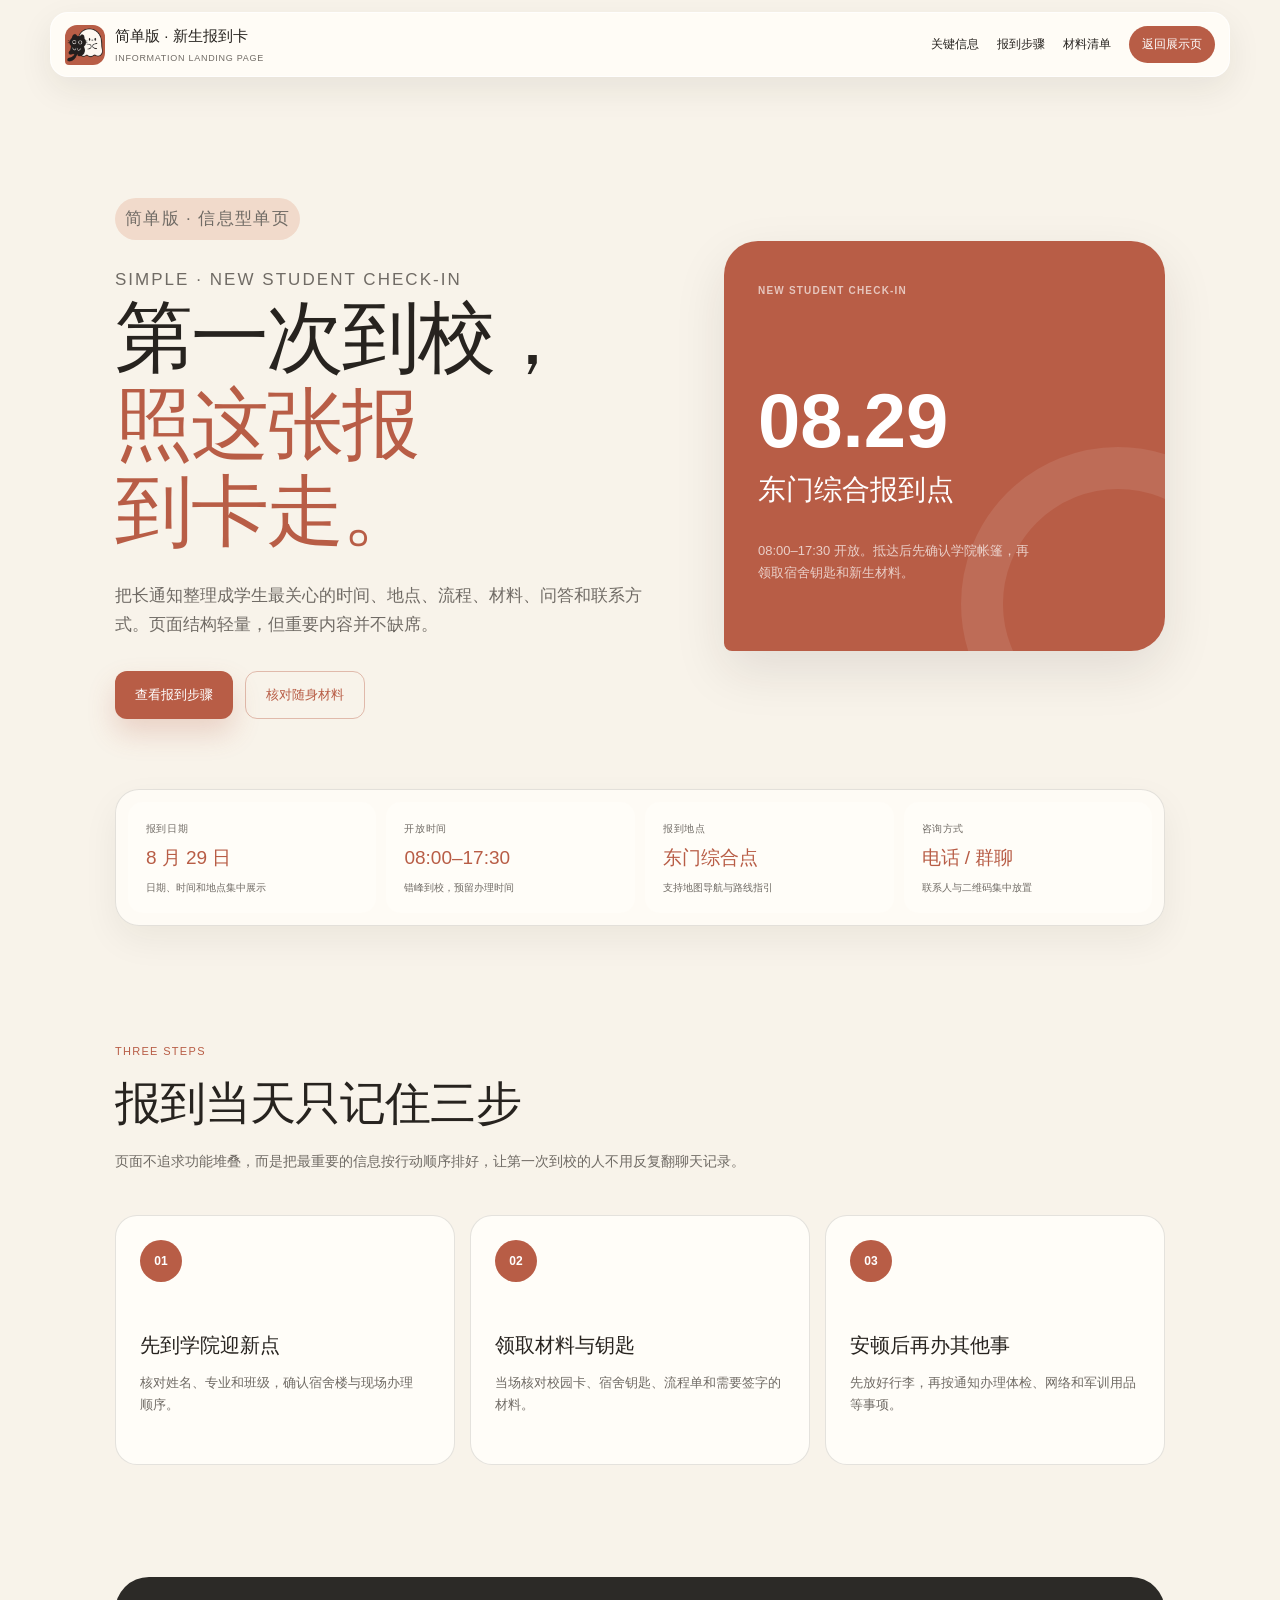
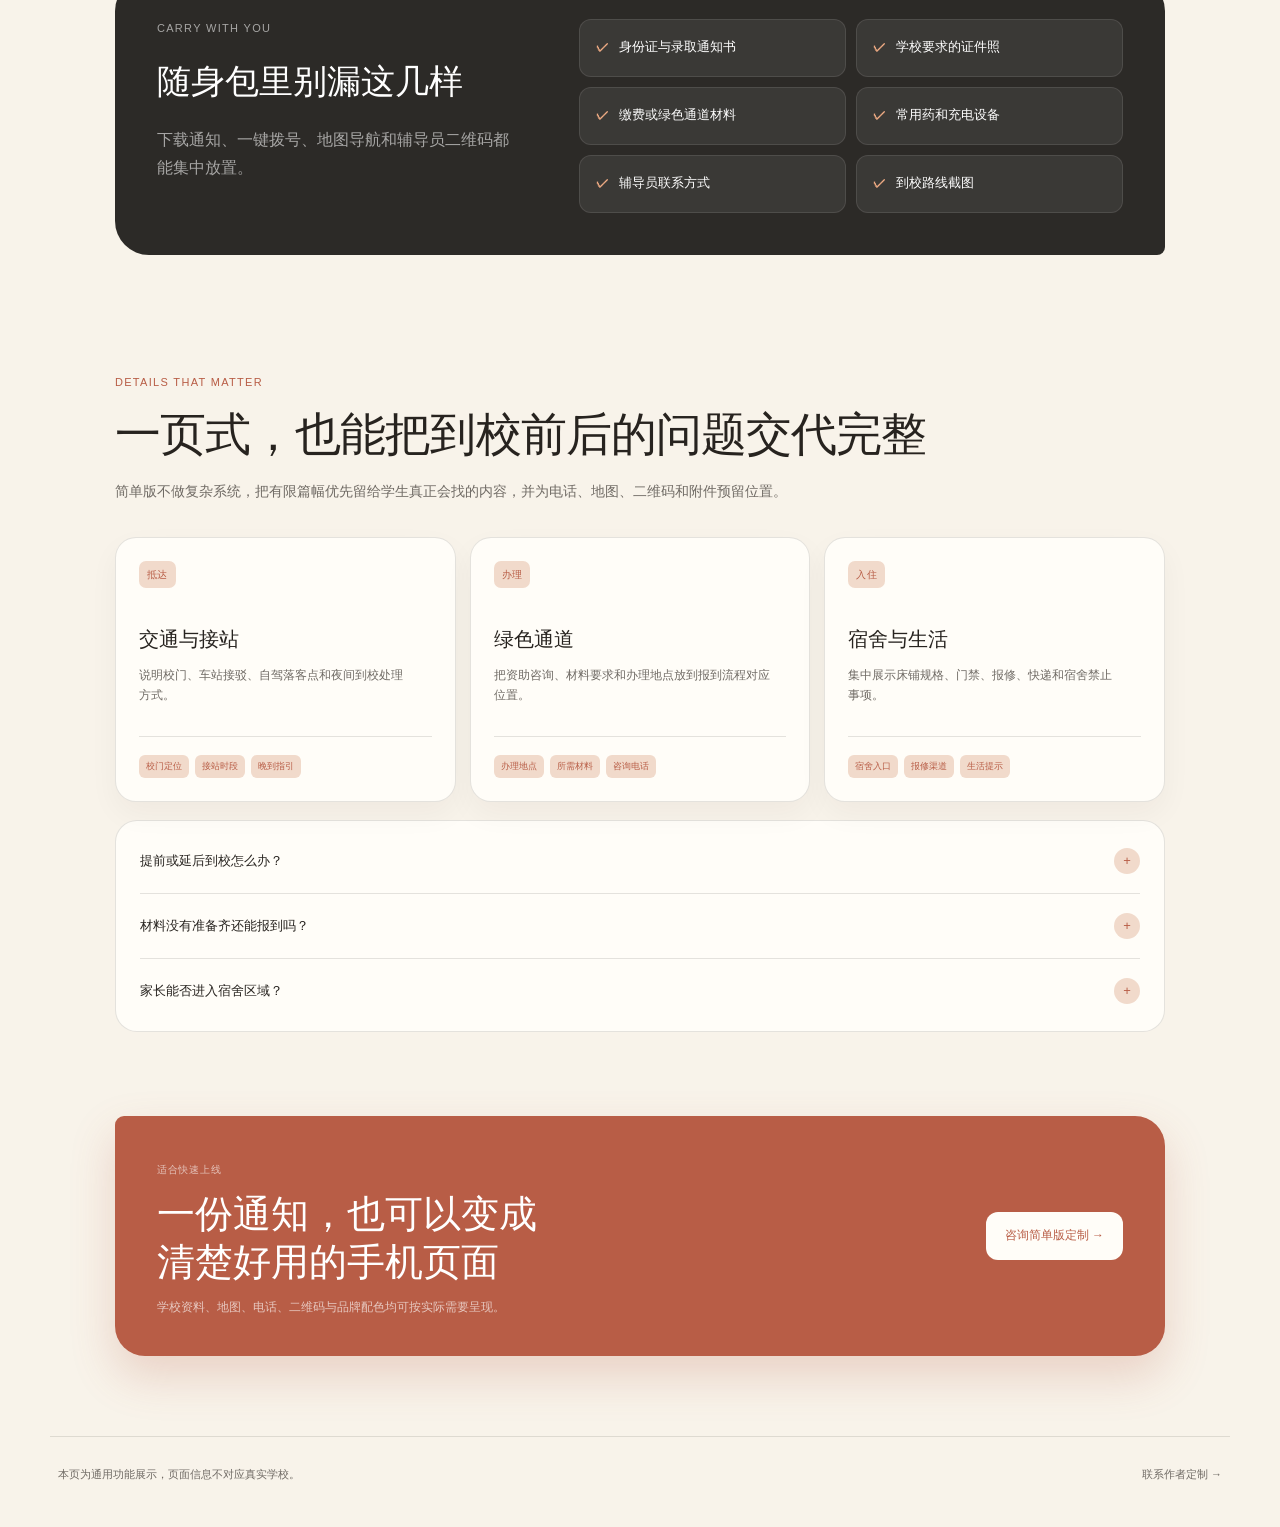
<file: showcase/basic.html>
<!doctype html>
<html lang="zh-CN">
  <head>
    <meta charset="utf-8" />
    <meta name="viewport" content="width=device-width, initial-scale=1, viewport-fit=cover" />
    <meta name="theme-color" content="#b85d46" />
    <meta name="robots" content="noindex, nofollow" />
    <title>简单版 · 新生报到卡｜制作参考</title>
    <link rel="icon" href="../assets/creator-logo-favicon.png" type="image/png" />
    <link rel="stylesheet" href="showcase.css?v=1.0.0" />
    <script src="showcase.js?v=1.0.0" defer></script>
  </head>
  <body>
    <header class="demo-topbar">
      <a class="demo-brand" href="../index.html#examples">
        <span class="demo-brand-mark" aria-hidden="true"></span>
        <div><strong>简单版 · 新生报到卡</strong><small>INFORMATION LANDING PAGE</small></div>
      </a>
      <nav class="demo-nav" aria-label="示例页面导航">
        <a href="#info">关键信息</a>
        <a href="#steps">报到步骤</a>
        <a href="#essentials">材料清单</a>
        <a href="../index.html#examples">返回展示页</a>
      </nav>
    </header>

    <main class="demo-shell">
      <section class="basic-hero">
        <div class="basic-hero-copy reveal">
          <p class="concept-label">简单版 · 信息型单页</p>
          <p class="eyebrow">SIMPLE · NEW STUDENT CHECK-IN</p>
          <h1>第一次到校，<em>照这张报到卡走。</em></h1>
          <p>把长通知整理成学生最关心的时间、地点、流程、材料、问答和联系方式。页面结构轻量，但重要内容并不缺席。</p>
          <div class="basic-actions">
            <a class="solid-action" href="#steps">查看报到步骤</a>
            <a class="outline-action" href="#essentials">核对随身材料</a>
          </div>
        </div>
        <aside class="date-ticket reveal">
          <span>NEW STUDENT CHECK-IN</span>
          <strong>08.29</strong>
          <h2>东门综合报到点</h2>
          <p>08:00–17:30 开放。抵达后先确认学院帐篷，再领取宿舍钥匙和新生材料。</p>
        </aside>
      </section>

      <section class="demo-snapshot reveal" id="info" aria-label="报到关键信息示例">
        <article><span>报到日期</span><strong>8 月 29 日</strong><small>日期、时间和地点集中展示</small></article>
        <article><span>开放时间</span><strong>08:00–17:30</strong><small>错峰到校，预留办理时间</small></article>
        <article><span>报到地点</span><strong>东门综合点</strong><small>支持地图导航与路线指引</small></article>
        <article><span>咨询方式</span><strong>电话 / 群聊</strong><small>联系人与二维码集中放置</small></article>
      </section>

      <section class="basic-section" id="steps">
        <p class="eyebrow">THREE STEPS</p>
        <h2 class="section-title">报到当天只记住三步</h2>
        <p class="section-copy">页面不追求功能堆叠，而是把最重要的信息按行动顺序排好，让第一次到校的人不用反复翻聊天记录。</p>
        <div class="basic-steps">
          <article class="basic-step reveal"><b>01</b><h3>先到学院迎新点</h3><p>核对姓名、专业和班级，确认宿舍楼与现场办理顺序。</p></article>
          <article class="basic-step reveal"><b>02</b><h3>领取材料与钥匙</h3><p>当场核对校园卡、宿舍钥匙、流程单和需要签字的材料。</p></article>
          <article class="basic-step reveal"><b>03</b><h3>安顿后再办其他事</h3><p>先放好行李，再按通知办理体检、网络和军训用品等事项。</p></article>
        </div>
      </section>

      <section class="essentials reveal" id="essentials">
        <div><p class="eyebrow">CARRY WITH YOU</p><h2>随身包里别漏这几样</h2><p>下载通知、一键拨号、地图导航和辅导员二维码都能集中放置。</p></div>
        <div class="essential-list">
          <span>身份证与录取通知书</span><span>学校要求的证件照</span><span>缴费或绿色通道材料</span><span>常用药和充电设备</span><span>辅导员联系方式</span><span>到校路线截图</span>
        </div>
      </section>

      <section class="detail-section" id="questions">
        <div class="detail-heading reveal">
          <p class="eyebrow">DETAILS THAT MATTER</p>
          <h2 class="section-title">一页式，也能把到校前后的问题交代完整</h2>
          <p class="section-copy">简单版不做复杂系统，把有限篇幅优先留给学生真正会找的内容，并为电话、地图、二维码和附件预留位置。</p>
        </div>
        <div class="detail-grid">
          <article class="detail-card reveal"><b>抵达</b><h3>交通与接站</h3><p>说明校门、车站接驳、自驾落客点和夜间到校处理方式。</p><ul><li>校门定位</li><li>接站时段</li><li>晚到指引</li></ul></article>
          <article class="detail-card reveal"><b>办理</b><h3>绿色通道</h3><p>把资助咨询、材料要求和办理地点放到报到流程对应位置。</p><ul><li>办理地点</li><li>所需材料</li><li>咨询电话</li></ul></article>
          <article class="detail-card reveal"><b>入住</b><h3>宿舍与生活</h3><p>集中展示床铺规格、门禁、报修、快递和宿舍禁止事项。</p><ul><li>宿舍入口</li><li>报修渠道</li><li>生活提示</li></ul></article>
        </div>
        <div class="demo-faq reveal">
          <details><summary>提前或延后到校怎么办？</summary><p>申请方式、值班时间和晚到后的报到入口都可以单独标注。</p></details>
          <details><summary>材料没有准备齐还能报到吗？</summary><p>将可补交与不可缺少的材料分开标注，避免学生因一项材料反复询问。</p></details>
          <details><summary>家长能否进入宿舍区域？</summary><p>陪同范围、停车位置和离校时间可以根据校园开放规则集中说明。</p></details>
        </div>
      </section>

      <section class="demo-cta reveal">
        <div><span>适合快速上线</span><h2>一份通知，也可以变成清楚好用的手机页面</h2><p>学校资料、地图、电话、二维码与品牌配色均可按实际需要呈现。</p></div>
        <a href="../contact.html?v=1.0.0#methods">咨询简单版定制 →</a>
      </section>
    </main>

    <footer class="demo-footer"><span>本页为通用功能展示，页面信息不对应真实学校。</span><a href="../contact.html?v=1.0.0#methods">联系作者定制 →</a></footer>
  </body>
</html>
</file>
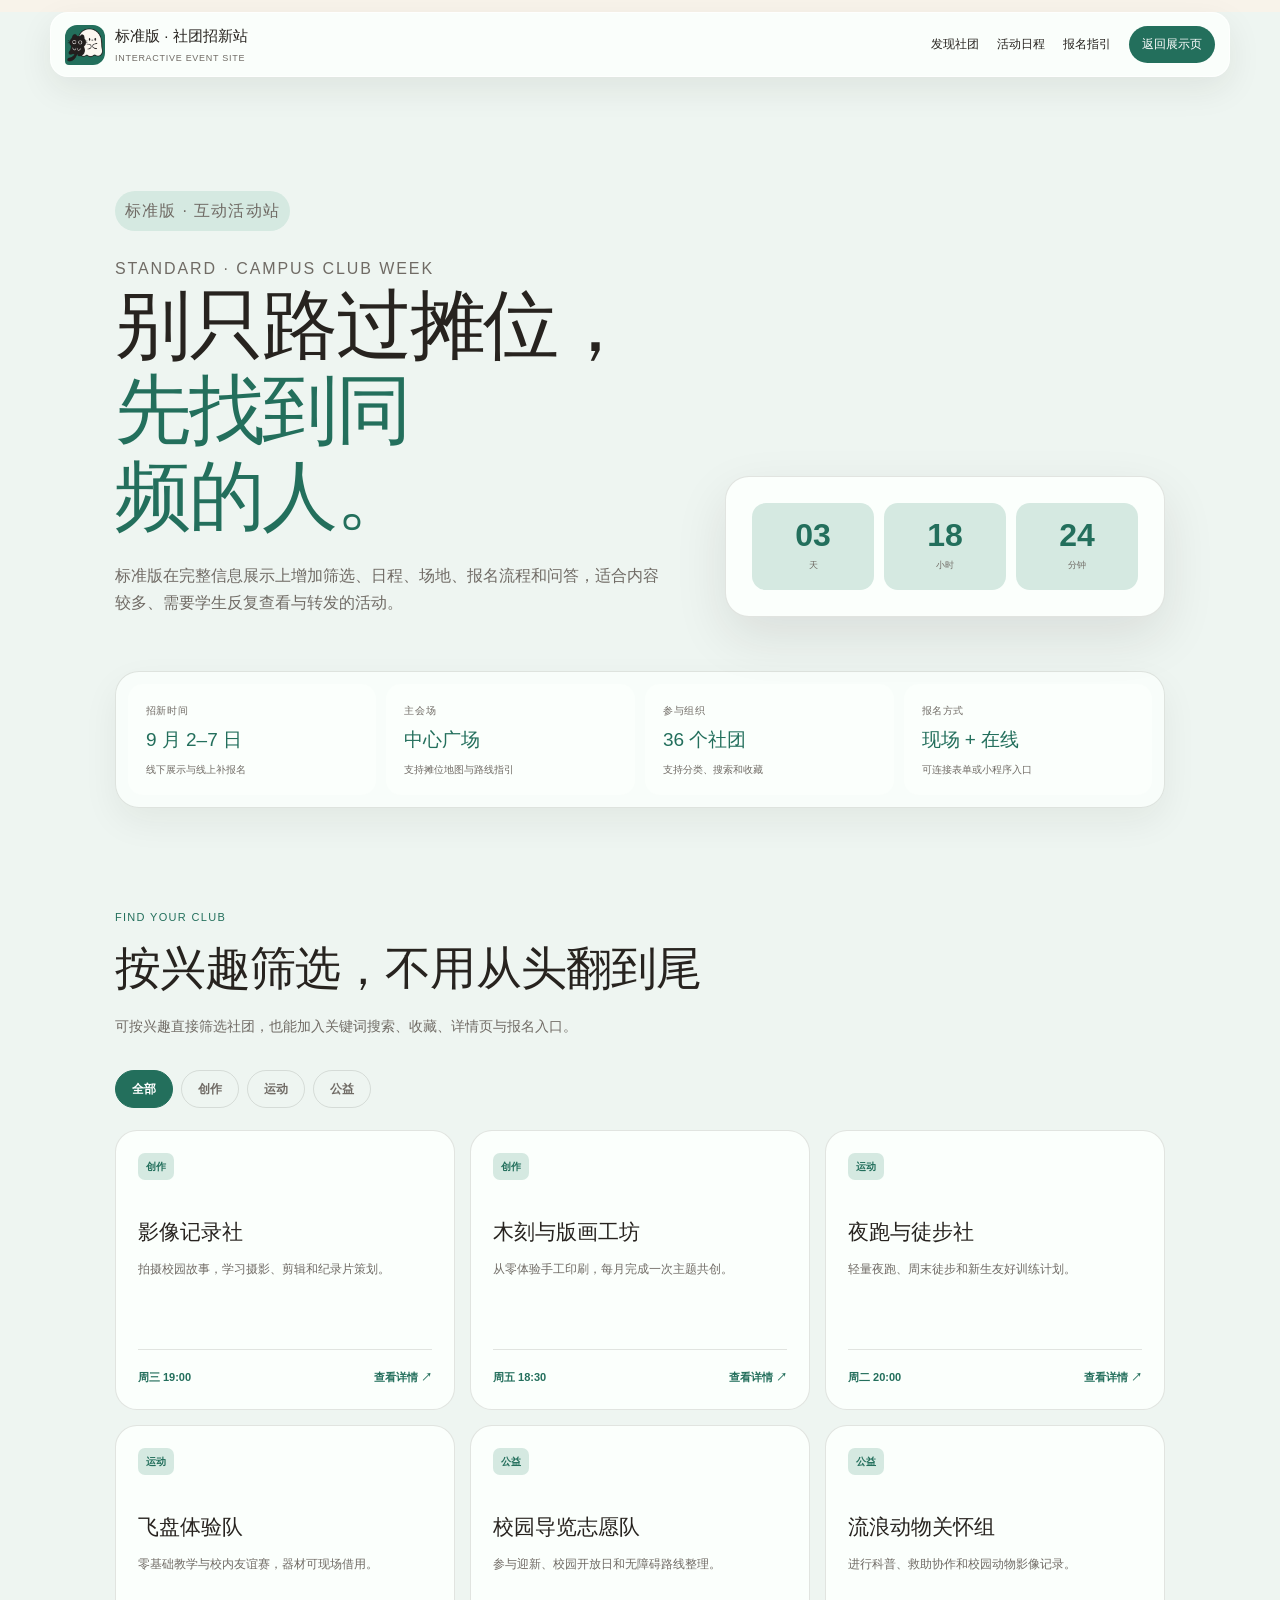
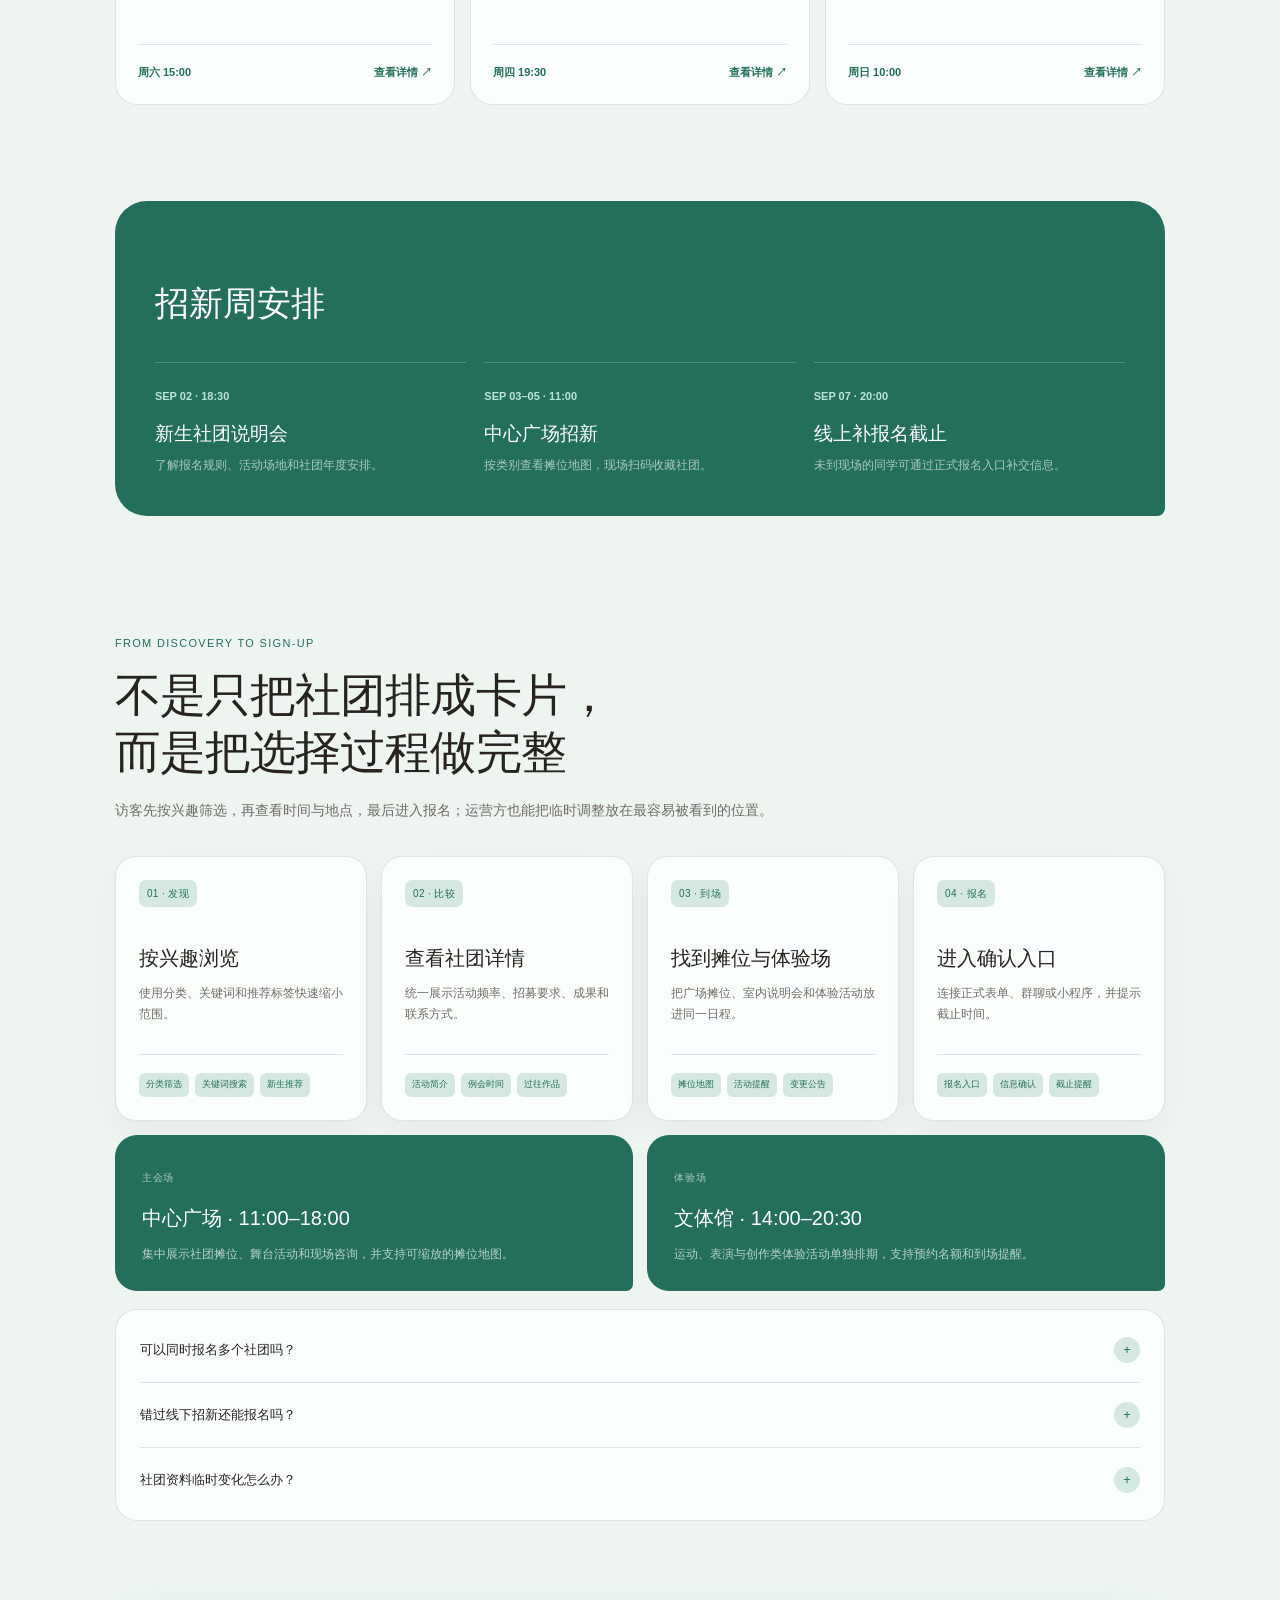
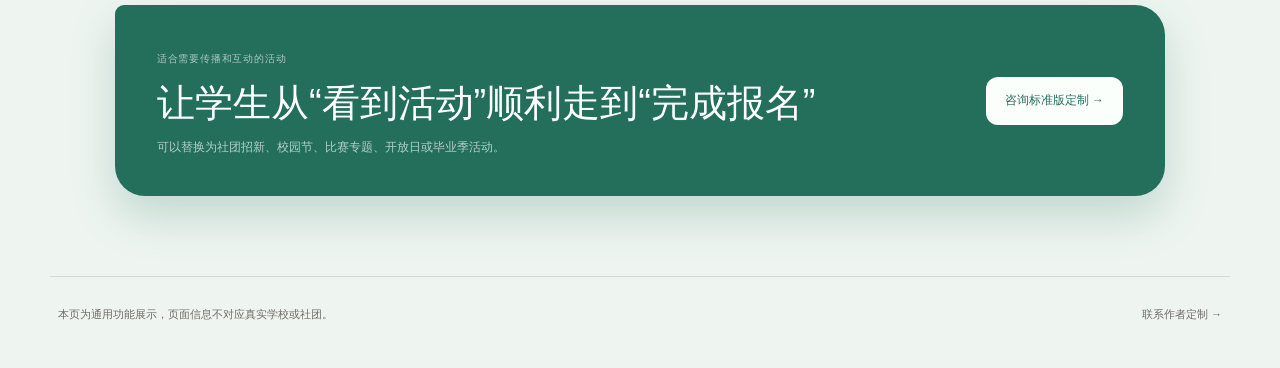
<file: showcase/standard.html>
<!doctype html>
<html lang="zh-CN">
  <head>
    <meta charset="utf-8" />
    <meta name="viewport" content="width=device-width, initial-scale=1, viewport-fit=cover" />
    <meta name="theme-color" content="#236f5c" />
    <meta name="robots" content="noindex, nofollow" />
    <title>标准版 · 社团招新站｜制作参考</title>
    <link rel="icon" href="../assets/creator-logo-favicon.png" type="image/png" />
    <link rel="stylesheet" href="showcase.css?v=1.0.0" />
    <script src="showcase.js?v=1.0.0" defer></script>
  </head>
  <body class="standard-demo">
    <header class="demo-topbar">
      <a class="demo-brand" href="../index.html#examples">
        <span class="demo-brand-mark" aria-hidden="true"></span>
        <div><strong>标准版 · 社团招新站</strong><small>INTERACTIVE EVENT SITE</small></div>
      </a>
      <nav class="demo-nav" aria-label="示例页面导航">
        <a href="#clubs">发现社团</a>
        <a href="#schedule">活动日程</a>
        <a href="#guide">报名指引</a>
        <a href="../index.html#examples">返回展示页</a>
      </nav>
    </header>

    <main class="demo-shell">
      <section class="standard-hero">
        <div class="reveal">
          <p class="concept-label">标准版 · 互动活动站</p>
          <p class="eyebrow">STANDARD · CAMPUS CLUB WEEK</p>
          <h1>别只路过摊位，<em>先找到同频的人。</em></h1>
          <p>标准版在完整信息展示上增加筛选、日程、场地、报名流程和问答，适合内容较多、需要学生反复查看与转发的活动。</p>
        </div>
        <aside class="event-countdown reveal" aria-label="招新活动倒计时示例">
          <div><strong>03</strong><span>天</span></div><div><strong>18</strong><span>小时</span></div><div><strong>24</strong><span>分钟</span></div>
        </aside>
      </section>

      <section class="demo-snapshot reveal" aria-label="招新活动概览示例">
        <article><span>招新时间</span><strong>9 月 2–7 日</strong><small>线下展示与线上补报名</small></article>
        <article><span>主会场</span><strong>中心广场</strong><small>支持摊位地图与路线指引</small></article>
        <article><span>参与组织</span><strong>36 个社团</strong><small>支持分类、搜索和收藏</small></article>
        <article><span>报名方式</span><strong>现场 + 在线</strong><small>可连接表单或小程序入口</small></article>
      </section>

      <section class="event-section" id="clubs">
        <p class="eyebrow">FIND YOUR CLUB</p>
        <h2 class="section-title">按兴趣筛选，不用从头翻到尾</h2>
        <p class="section-copy">可按兴趣直接筛选社团，也能加入关键词搜索、收藏、详情页与报名入口。</p>
        <div class="filter-row reveal" aria-label="筛选社团类型">
          <button class="active" type="button" data-demo-filter="all">全部</button>
          <button type="button" data-demo-filter="creative">创作</button>
          <button type="button" data-demo-filter="sports">运动</button>
          <button type="button" data-demo-filter="service">公益</button>
        </div>
        <div class="club-grid">
          <article class="club-card reveal" data-event-category="creative"><span>创作</span><h3>影像记录社</h3><p>拍摄校园故事，学习摄影、剪辑和纪录片策划。</p><footer><span>周三 19:00</span><span>查看详情 ↗</span></footer></article>
          <article class="club-card reveal" data-event-category="creative"><span>创作</span><h3>木刻与版画工坊</h3><p>从零体验手工印刷，每月完成一次主题共创。</p><footer><span>周五 18:30</span><span>查看详情 ↗</span></footer></article>
          <article class="club-card reveal" data-event-category="sports"><span>运动</span><h3>夜跑与徒步社</h3><p>轻量夜跑、周末徒步和新生友好训练计划。</p><footer><span>周二 20:00</span><span>查看详情 ↗</span></footer></article>
          <article class="club-card reveal" data-event-category="sports"><span>运动</span><h3>飞盘体验队</h3><p>零基础教学与校内友谊赛，器材可现场借用。</p><footer><span>周六 15:00</span><span>查看详情 ↗</span></footer></article>
          <article class="club-card reveal" data-event-category="service"><span>公益</span><h3>校园导览志愿队</h3><p>参与迎新、校园开放日和无障碍路线整理。</p><footer><span>周四 19:30</span><span>查看详情 ↗</span></footer></article>
          <article class="club-card reveal" data-event-category="service"><span>公益</span><h3>流浪动物关怀组</h3><p>进行科普、救助协作和校园动物影像记录。</p><footer><span>周日 10:00</span><span>查看详情 ↗</span></footer></article>
        </div>
      </section>

      <section class="schedule-board reveal" id="schedule">
        <p class="eyebrow">EVENT SCHEDULE</p><h2>招新周安排</h2>
        <div class="schedule-list">
          <article><time>SEP 02 · 18:30</time><h3>新生社团说明会</h3><p>了解报名规则、活动场地和社团年度安排。</p></article>
          <article><time>SEP 03–05 · 11:00</time><h3>中心广场招新</h3><p>按类别查看摊位地图，现场扫码收藏社团。</p></article>
          <article><time>SEP 07 · 20:00</time><h3>线上补报名截止</h3><p>未到现场的同学可通过正式报名入口补交信息。</p></article>
        </div>
      </section>

      <section class="detail-section" id="guide">
        <div class="detail-heading reveal">
          <p class="eyebrow">FROM DISCOVERY TO SIGN-UP</p>
          <h2 class="section-title">不是只把社团排成卡片，而是把选择过程做完整</h2>
          <p class="section-copy">访客先按兴趣筛选，再查看时间与地点，最后进入报名；运营方也能把临时调整放在最容易被看到的位置。</p>
        </div>
        <div class="detail-grid detail-grid-four">
          <article class="detail-card reveal"><b>01 · 发现</b><h3>按兴趣浏览</h3><p>使用分类、关键词和推荐标签快速缩小范围。</p><ul><li>分类筛选</li><li>关键词搜索</li><li>新生推荐</li></ul></article>
          <article class="detail-card reveal"><b>02 · 比较</b><h3>查看社团详情</h3><p>统一展示活动频率、招募要求、成果和联系方式。</p><ul><li>活动简介</li><li>例会时间</li><li>过往作品</li></ul></article>
          <article class="detail-card reveal"><b>03 · 到场</b><h3>找到摊位与体验场</h3><p>把广场摊位、室内说明会和体验活动放进同一日程。</p><ul><li>摊位地图</li><li>活动提醒</li><li>变更公告</li></ul></article>
          <article class="detail-card reveal"><b>04 · 报名</b><h3>进入确认入口</h3><p>连接正式表单、群聊或小程序，并提示截止时间。</p><ul><li>报名入口</li><li>信息确认</li><li>截止提醒</li></ul></article>
        </div>
        <div class="venue-grid reveal">
          <article><span>主会场</span><h3>中心广场 · 11:00–18:00</h3><p>集中展示社团摊位、舞台活动和现场咨询，并支持可缩放的摊位地图。</p></article>
          <article><span>体验场</span><h3>文体馆 · 14:00–20:30</h3><p>运动、表演与创作类体验活动单独排期，支持预约名额和到场提醒。</p></article>
        </div>
        <div class="demo-faq reveal">
          <details><summary>可以同时报名多个社团吗？</summary><p>页面可按活动规则提示报名数量、面试冲突和最终确认时间。</p></details>
          <details><summary>错过线下招新还能报名吗？</summary><p>可保留线上补报名入口，并自动显示开放与截止状态。</p></details>
          <details><summary>社团资料临时变化怎么办？</summary><p>资料可随活动进度更新；如需多人维护，也可以加入内容管理后台。</p></details>
        </div>
      </section>

      <section class="demo-cta reveal">
        <div><span>适合需要传播和互动的活动</span><h2>让学生从“看到活动”顺利走到“完成报名”</h2><p>可以替换为社团招新、校园节、比赛专题、开放日或毕业季活动。</p></div>
        <a href="../contact.html?v=1.0.0#methods">咨询标准版定制 →</a>
      </section>
    </main>

    <footer class="demo-footer"><span>本页为通用功能展示，页面信息不对应真实学校或社团。</span><a href="../contact.html?v=1.0.0#methods">联系作者定制 →</a></footer>
  </body>
</html>
</file>
<file: styles.css>
/* 阿里巴巴普惠体按官方许可仅从访客设备本地调用，不在公开仓库内分发字体文件。 */
@font-face {
  font-family: "Campus PuHui";
  src:
    local("AlibabaPuHuiTi-3-55-Regular"),
    local("Alibaba PuHuiTi 3.0 55 Regular"),
    local("Alibaba-PuHuiTi-R"),
    local("Alibaba PuHuiTi R"),
    local("阿里巴巴普惠体 R");
  font-style: normal;
  font-weight: 400;
  font-display: swap;
}

@font-face {
  font-family: "Campus PuHui";
  src:
    local("AlibabaPuHuiTi-3-65-Medium"),
    local("Alibaba PuHuiTi 3.0 65 Medium"),
    local("Alibaba-PuHuiTi-M"),
    local("Alibaba PuHuiTi M"),
    local("阿里巴巴普惠体 M");
  font-style: normal;
  font-weight: 500 900;
  font-display: swap;
}

@property --progress {
  syntax: "<angle>";
  inherits: false;
  initial-value: 0deg;
}

:root {
  --ink: #17201f;
  --brand: #123c3a;
  --accent: #f26b4f;
  --paper: #f4f0e7;
  --white: #fffdf8;
  --muted: #6e7774;
  --soft: #f1e3d2;
  --line: color-mix(in srgb, var(--ink) 13%, transparent);
  --shadow: 0 24px 70px color-mix(in srgb, var(--brand) 16%, transparent);
  --radius-lg: 32px;
  --radius-md: 22px;
  --content: 1180px;
  --font-sans: "Campus PuHui", "PingFang SC", "Hiragino Sans GB", "Microsoft YaHei UI", "Microsoft YaHei", sans-serif;
}

* { box-sizing: border-box; -webkit-tap-highlight-color: transparent; }
html { max-width: 100%; scroll-behavior: smooth; scroll-padding-top: 92px; overflow-x: clip; }
section[id] { scroll-margin-top: 96px; }
body {
  margin: 0;
  color: var(--ink);
  background: var(--paper);
  font-family: var(--font-sans);
  font-size: 16px;
  font-weight: 400;
  line-height: 1.72;
  max-width: 100%;
  overflow-x: clip;
  transition: color .28s ease, background-color .28s ease;
}
button, input, textarea, select, a { font: inherit; }
a, button, label, summary, [role="button"] { touch-action: manipulation; }
a { color: inherit; text-decoration: none; }
button { color: inherit; }
img { max-width: 100%; }
h1, h2, h3, strong, b { font-weight: 500; }
h1, h2, h3 { text-wrap: balance; }
p { text-wrap: pretty; }
.skip-link { position: fixed; left: 12px; top: -60px; z-index: 100; padding: 10px 14px; background: white; }
.skip-link:focus { top: 12px; }

.page-doodles {
  position: fixed;
  inset: 0;
  z-index: 2;
  overflow: hidden;
  pointer-events: none;
}
.page-doodle {
  width: clamp(76px, 6.2vw, 108px);
  aspect-ratio: 1.15;
  position: absolute;
  display: block;
  background-position: center;
  background-repeat: no-repeat;
  background-size: contain;
  opacity: .72;
  filter: drop-shadow(0 9px 12px color-mix(in srgb, var(--brand) 10%, transparent));
  transform-origin: 50% 75%;
}
.page-doodle-scarf {
  left: max(12px, calc((100vw - var(--content)) / 2 - 142px));
  top: 27%;
  background-image: url("assets/doodle-scarf.webp");
  animation: side-doodle-float 5.4s ease-in-out infinite;
}
.page-doodle-mug {
  right: max(12px, calc((100vw - var(--content)) / 2 - 140px));
  top: 38%;
  background-image: url("assets/doodle-mug.webp");
  animation: side-doodle-float 5.9s ease-in-out infinite -1.4s reverse;
}
.page-doodle-lantern {
  left: max(24px, calc((100vw - var(--content)) / 2 - 116px));
  top: 72%;
  width: clamp(64px, 5.2vw, 92px);
  background-image: url("assets/doodle-lantern.webp");
  animation: side-doodle-float 6.4s ease-in-out infinite -2.2s;
}
@keyframes side-doodle-float {
  0%, 100% { transform: translateY(0) rotate(-2deg); }
  50% { transform: translateY(-9px) rotate(2.4deg); }
}

.site-header {
  width: min(calc(100% - 20px), 1520px);
  height: 76px;
  margin: 18px auto 0;
  padding: 0 18px;
  display: flex;
  align-items: center;
  justify-content: space-between;
  position: sticky;
  top: 12px;
  z-index: 30;
  background: color-mix(in srgb, var(--white) 90%, transparent);
  border: 1px solid rgba(255, 255, 255, 0.8);
  border-radius: 20px;
  box-shadow: 0 14px 36px rgba(30, 47, 45, 0.09);
  backdrop-filter: blur(18px);
  isolation: isolate;
  overflow: visible;
}
.site-header > .brand, .site-header > .desktop-nav, .site-header > .share-button { position: relative; z-index: 4; }
.brand, .footer-brand { display: flex; align-items: center; gap: 12px; min-width: 0; }
.brand-mark {
  width: 42px;
  height: 42px;
  display: grid;
  place-items: center;
  flex: 0 0 auto;
  color: white;
  background: var(--brand);
  border-radius: 13px 13px 13px 4px;
  font-weight: 500;
  overflow: hidden;
  -webkit-user-drag: none;
  user-select: none;
}
.brand-mark::after {
  content: "";
  width: 100%;
  height: 100%;
  display: block;
  background: var(--brand-logo-image, url("assets/creator-logo.webp")) center / contain no-repeat;
  pointer-events: none;
}
.brand-copy { display: grid; line-height: 1.2; }
.brand-copy strong { font-size: 16px; font-weight: 500; }
.brand-copy small, .footer-brand small { margin-top: 4px; color: var(--muted); font: 500 10px/1.1 var(--font-sans); letter-spacing: .08em; text-transform: uppercase; }
.desktop-nav {
  min-width: 480px;
  padding: 6px;
  display: grid;
  grid-template-columns: repeat(4, 1fr);
  align-items: center;
  gap: 7px;
  position: absolute !important;
  left: 50%;
  transform: translateX(-50%);
  color: color-mix(in srgb, var(--ink) 88%, var(--brand));
  background: color-mix(in srgb, var(--soft) 48%, var(--white));
  border: 1px solid color-mix(in srgb, var(--brand) 9%, transparent);
  border-radius: 16px;
  box-shadow: inset 0 1px 0 rgba(255,255,255,.78), 0 8px 22px color-mix(in srgb, var(--brand) 8%, transparent);
  font-size: 13px;
  font-weight: 500;
}
.desktop-nav a {
  min-width: 104px;
  padding: 8px 12px;
  text-align: center;
  background: color-mix(in srgb, var(--white) 92%, transparent);
  border: 1px solid color-mix(in srgb, var(--brand) 10%, transparent);
  border-radius: 10px;
  box-shadow: 0 5px 12px color-mix(in srgb, var(--brand) 8%, transparent);
  transition: color .2s ease, border-color .2s ease, box-shadow .22s ease, transform .22s ease, background-color .2s ease;
}
.desktop-nav a:hover, .desktop-nav a:focus-visible {
  color: var(--accent);
  background: var(--white);
  border-color: color-mix(in srgb, var(--accent) 32%, transparent);
  box-shadow: 0 8px 18px color-mix(in srgb, var(--brand) 13%, transparent);
  transform: translateY(-1px);
}
.ghost-button { cursor: pointer; border: 0; background: transparent; }
.ghost-button { padding: 9px 18px; border: 1px solid var(--line); border-radius: 999px; font-size: 13px; font-weight: 500; }

.header-pendants {
  position: absolute;
  inset: 0;
  z-index: 2;
  overflow: visible;
  pointer-events: none;
}
.elastic-pendant {
  --drag-x: 0px;
  --drag-y: 0px;
  --drag-rotate: 0deg;
  --line-angle: 0deg;
  --string-overlap: 9px;
  --line-length: calc(var(--string-base) + var(--string-overlap));
  width: var(--pendant-width);
  height: calc(var(--string-base) + var(--pendant-height));
  position: absolute;
  left: var(--pendant-x);
  top: calc(100% - 4px);
  z-index: 1;
  outline: none;
  pointer-events: auto;
  touch-action: none;
  transform: translateX(-50%);
  -webkit-tap-highlight-color: transparent;
  user-select: none;
}
.elastic-pendant:focus-visible .pendant-hole {
  box-shadow: 0 0 0 4px color-mix(in srgb, var(--accent) 24%, transparent), inset 0 1px 1px rgba(255,255,255,.75);
}
.pendant-hole {
  width: 14px;
  height: 9px;
  position: absolute;
  left: 50%;
  top: -1px;
  z-index: 3;
  background: color-mix(in srgb, var(--paper) 72%, var(--brand));
  border: 3px solid color-mix(in srgb, var(--brand) 76%, var(--ink));
  border-radius: 50%;
  box-shadow: inset 0 1px 1px rgba(255,255,255,.75);
  transform: translate(-50%, -50%);
  transition: box-shadow .2s ease;
}
.pendant-string {
  width: 2px;
  height: var(--line-length);
  position: absolute;
  left: 50%;
  top: 0;
  z-index: 1;
  background: color-mix(in srgb, var(--brand) 56%, transparent);
  border-radius: 99px;
  box-shadow: 1px 0 0 color-mix(in srgb, var(--white) 42%, transparent);
  transform: translateX(-50%) rotate(var(--line-angle));
  transform-origin: 50% 0;
  pointer-events: none;
}
.pendant-body {
  width: var(--pendant-width);
  height: var(--pendant-height);
  position: absolute;
  left: 50%;
  top: var(--string-base);
  z-index: 2;
  display: block;
  cursor: grab;
  touch-action: none;
  transform: translateX(-50%) translate3d(var(--drag-x), var(--drag-y), 0) rotate(var(--drag-rotate));
  transform-origin: 50% 8%;
  filter: drop-shadow(0 8px 8px color-mix(in srgb, var(--brand) 15%, transparent));
  will-change: transform;
  -webkit-user-drag: none;
}
.elastic-pendant.is-dragging { z-index: 5; }
.elastic-pendant.is-dragging .pendant-body { cursor: grabbing; filter: drop-shadow(0 13px 12px color-mix(in srgb, var(--brand) 22%, transparent)); }
.pendant-wine { --pendant-x: 17%; --pendant-width: 94px; --pendant-height: 46px; --string-base: 18px; }
.pendant-yarn { --pendant-x: 29%; --pendant-width: 92px; --pendant-height: 47px; --string-base: 22px; }
.pendant-duo { --pendant-x: 72%; --pendant-width: 82px; --pendant-height: 82px; --string-base: 14px; }
.pendant-stretch { --pendant-x: 84%; --pendant-width: 58px; --pendant-height: 58px; --string-base: 18px; }
.pendant-art {
  position: absolute;
  inset: 0;
  display: block;
  background-position: center;
  background-repeat: no-repeat;
  background-size: contain;
  transform-origin: 50% 12%;
  pointer-events: none;
}
.pendant-wine-art { background-image: url("assets/pendant-wine.webp"); }
.pendant-wine-bottle { clip-path: inset(0 69% 0 0); animation: pendant-accessory-left 3.5s ease-in-out infinite; }
.pendant-wine-ghost { clip-path: inset(0 28% 0 28%); animation: pendant-ghost-breathe 3.2s ease-in-out infinite -.35s; }
.pendant-wine-glass { clip-path: inset(0 0 0 68%); animation: pendant-accessory-right 3.8s ease-in-out infinite -.8s; }
.pendant-yarn-art { background-image: url("assets/pendant-yarn.webp"); }
.pendant-yarn-ball { clip-path: inset(0 68% 0 0); animation: pendant-yarn-roll 4.2s ease-in-out infinite; }
.pendant-yarn-ghost { clip-path: inset(0 0 0 28%); animation: pendant-ghost-breathe 3.5s ease-in-out infinite -.6s; }
.pendant-stretch-art { background-image: url("assets/pendant-stretch.webp"); }
.pendant-stretch-left { clip-path: polygon(0 0, 58% 0, 37% 55%, 0 58%); animation: pendant-stretch-left 3.8s ease-in-out infinite; }
.pendant-stretch-ghost { clip-path: polygon(26% 18%, 79% 15%, 78% 82%, 25% 80%); animation: pendant-ghost-breathe 3.25s ease-in-out infinite -.45s; }
.pendant-stretch-right { clip-path: polygon(38% 56%, 100% 40%, 100% 100%, 48% 100%); animation: pendant-stretch-right 3.8s ease-in-out infinite -.15s; }
.mascot-piece {
  position: absolute;
  bottom: 0;
  display: block;
  background-position: center bottom;
  background-repeat: no-repeat;
  background-size: contain;
  transform-origin: 50% 8%;
  pointer-events: none;
}
.mascot-piece-cat {
  width: 60px;
  height: 78px;
  left: -2px;
  z-index: 2;
  background-image: url("assets/mascot-cat.webp");
  animation: mascot-cat-peek 3s ease-in-out infinite;
}
.mascot-piece-ghost {
  width: 58px;
  height: 74px;
  right: -2px;
  bottom: 2px;
  z-index: 1;
  background-image: url("assets/mascot-ghost.webp");
  animation: mascot-ghost-float 3.4s ease-in-out infinite -.45s;
}
@keyframes mascot-cat-peek {
  0%, 36%, 100% { transform: translateY(0) rotate(-1deg); }
  10% { transform: translateY(3px) rotate(2.8deg); }
  20% { transform: translateY(0) rotate(-2.2deg); }
  28% { transform: translateY(2px) rotate(1deg); }
}
@keyframes mascot-ghost-float {
  0%, 100% { transform: translateY(2px) rotate(1.2deg); }
  45% { transform: translateY(-3px) rotate(-2deg); }
  68% { transform: translateY(0) rotate(1.8deg); }
}
@keyframes pendant-accessory-left {
  0%, 100% { transform: rotate(-1.2deg) translateY(0); }
  48% { transform: rotate(2deg) translateY(1px); }
}
@keyframes pendant-accessory-right {
  0%, 100% { transform: rotate(1deg) translateY(0); }
  50% { transform: rotate(-2.4deg) translateY(-1px); }
}
@keyframes pendant-ghost-breathe {
  0%, 100% { transform: translateY(1px) scale(1); }
  50% { transform: translateY(-1.5px) scale(1.012); }
}
@keyframes pendant-yarn-roll {
  0%, 100% { transform: rotate(0) translateX(0); }
  48% { transform: rotate(-4deg) translateX(-1px); }
}
@keyframes pendant-stretch-left {
  0%, 100% { transform: rotate(0); }
  52% { transform: rotate(-2.5deg) translate(-1px, -1px); }
}
@keyframes pendant-stretch-right {
  0%, 100% { transform: rotate(0); }
  52% { transform: rotate(2.5deg) translate(1px, 1px); }
}

main { width: min(calc(100% - 40px), var(--content)); margin: 0 auto; }
.hero {
  min-height: 650px;
  padding: 92px 5.5% 78px;
  display: grid;
  grid-template-columns: minmax(0, 1.35fr) minmax(290px, .65fr);
  gap: clamp(46px, 8vw, 110px);
  align-items: center;
  position: relative;
}
.hero::before, .hero::after { content: ""; position: absolute; pointer-events: none; }
.hero::before {
  width: 520px;
  height: 520px;
  right: -215px;
  top: -58px;
  z-index: 0;
  background: var(--watermark-logo, url("assets/creator-logo-hd.webp")) center / contain no-repeat;
  opacity: .055;
}
.hero::after { display: none; }
.hero > :not(.theme-picker) { position: relative; z-index: 1; }
.theme-picker { position: absolute; left: 0; top: 142px; z-index: 3; display: grid; justify-items: center; gap: 14px; }
.theme-picker > span { color: var(--muted); font-size: 9px; font-weight: 800; letter-spacing: .16em; writing-mode: vertical-rl; }
.theme-picker [data-theme-picker] { display: grid; gap: 13px; }
.theme-dot { width: 15px; height: 15px; padding: 0; cursor: pointer; position: relative; border: 2px solid var(--paper); border-radius: 50%; background: linear-gradient(135deg, var(--dot-brand) 0 50%, var(--dot-accent) 50%); box-shadow: 0 0 0 1px color-mix(in srgb, var(--ink) 10%, transparent); transition: transform .2s ease, box-shadow .2s ease; }
.theme-dot:hover { transform: scale(1.22); }
.theme-dot.active { transform: scale(1.12); box-shadow: 0 0 0 3px var(--paper), 0 0 0 5px var(--dot-brand); }
.theme-dot:focus-visible { outline: 3px solid color-mix(in srgb, var(--accent) 34%, transparent); outline-offset: 5px; }
.edition, .section-heading > p, .checklist-intro > p, .official-copy > p {
  margin: 0 0 18px;
  color: var(--accent);
  font: 500 12px/1.3 var(--font-sans);
  letter-spacing: .12em;
}
.hero h1 { margin: 0; max-width: 760px; font-size: clamp(40px, 5.6vw, 72px); font-weight: 500; line-height: 1.13; letter-spacing: -.032em; }
.hero h1 span, .hero h1 em { display: block; }
.hero h1 em { color: var(--brand); font-style: normal; }
.hero-intro { max-width: 650px; margin: 28px 0 0; color: #59635f; font-size: clamp(16px, 1.65vw, 18px); line-height: 1.85; }
.hero-actions { margin-top: 34px; display: flex; align-items: center; gap: 22px; flex-wrap: wrap; }
.primary-button {
  min-height: 50px;
  padding: 0 24px;
  display: inline-flex;
  align-items: center;
  justify-content: center;
  color: white;
  background: var(--brand);
  border-radius: 14px;
  font-weight: 500;
  box-shadow: 0 12px 25px rgba(18, 60, 58, .18);
  transition: transform .2s ease, box-shadow .2s ease;
}
.primary-button:hover { transform: translateY(-2px); box-shadow: 0 16px 30px rgba(18, 60, 58, .24); }
.hero-meta { margin-top: 56px; display: flex; gap: clamp(30px, 5vw, 72px); }
.hero-meta div { display: grid; gap: 3px; }
.hero-meta span { color: var(--muted); font-size: 12px; }
.hero-meta strong { font-size: 14px; }

.launch-card {
  min-height: 420px;
  padding: 24px;
  position: relative;
  display: flex;
  flex-direction: column;
  align-items: center;
  text-align: center;
  color: white;
  background: var(--brand);
  border-radius: var(--radius-lg) var(--radius-lg) var(--radius-lg) 8px;
  box-shadow: var(--shadow);
  overflow: hidden;
}
.launch-card::after { content: ""; position: absolute; width: 210px; height: 210px; right: -90px; bottom: -110px; border: 34px solid rgba(255, 255, 255, .06); border-radius: 50%; }
.launch-card-top { width: 100%; display: flex; align-items: center; gap: 8px; text-align: left; font-size: 12px; }
.launch-card-top small { margin-left: auto; color: rgba(255, 255, 255, .6); }
.status-dot { width: 8px; height: 8px; background: #b9dc91; border-radius: 50%; box-shadow: 0 0 0 5px rgba(185, 220, 145, .12); }
.progress-orbit {
  width: 184px; height: 184px; margin: 42px 0 28px; padding: 8px; display: grid; place-items: center;
  border-radius: 50%; background: conic-gradient(var(--accent) var(--progress), rgba(255,255,255,.12) 0);
  transform: rotate(-90deg);
  transition: --progress .62s cubic-bezier(.2, .82, .24, 1);
}
.progress-orbit > div { width: 100%; height: 100%; display: grid; place-content: center; border-radius: 50%; background: var(--brand); transform: rotate(90deg); }
.progress-orbit strong { font: 700 44px/1 Arial, sans-serif; }
.progress-orbit span { margin-top: 7px; color: rgba(255,255,255,.6); font-size: 12px; }
.launch-card > p { max-width: 310px; margin: 0; color: rgba(255,255,255,.72); font-size: 13px; }
.launch-card > a { margin-top: auto; position: relative; z-index: 1; font-size: 13px; font-weight: 700; }
.launch-card > a span { margin-left: 8px; color: var(--accent); }

.notice-wrap { min-height: 92px; margin-bottom: 96px; padding: 20px 24px; display: grid; grid-template-columns: auto 1fr auto; gap: 18px; align-items: center; background: color-mix(in srgb, var(--accent) 10%, var(--white)); border: 1px solid color-mix(in srgb, var(--accent) 34%, transparent); border-radius: var(--radius-md); }
.notice-icon { width: 38px; height: 38px; display: grid; place-items: center; color: var(--brand); border: 1px solid color-mix(in srgb, var(--accent) 65%, transparent); border-radius: 50%; font-weight: 900; }
.notice-wrap strong { color: var(--brand); font-size: 14px; }
.notice-wrap p { margin: 2px 0 0; color: var(--muted); font-size: 13px; }
.notice-wrap a { color: var(--brand); font-size: 13px; font-weight: 800; white-space: nowrap; }

.section { padding: 104px 5.5%; }
.section-heading { max-width: 650px; margin-bottom: 48px; }
.section-heading h2, .checklist-intro h2, .official-copy h2, .contact-strip h2 { margin: 0; font-size: clamp(30px, 3.7vw, 46px); font-weight: 500; line-height: 1.28; letter-spacing: -.022em; }
.section-heading > span, .checklist-intro > span, .official-copy > span { display: block; margin-top: 14px; color: var(--muted); }
.quick-section { padding-top: 40px; }
.quick-grid { display: grid; grid-template-columns: repeat(4, 1fr); gap: 14px; }
.quick-card { min-height: 168px; padding: 22px; display: flex; flex-direction: column; position: relative; background: rgba(255,253,248,.68); border: 1px solid rgba(255,255,255,.85); border-radius: var(--radius-md); transition: transform .2s ease, background .2s ease; }
.quick-card:hover { background: var(--white); }
.quick-icon { width: 42px; height: 42px; display: grid; place-items: center; color: var(--brand); background: var(--soft); border-radius: 12px; font-weight: 900; }
.quick-card div { margin-top: auto; display: grid; }
.quick-card strong { font-size: 16px; }
.quick-card small { margin-top: 3px; color: var(--muted); }
.quick-card i { position: absolute; right: 20px; top: 22px; font-style: normal; }

.capability-ribbon { margin: -54px 5.5% 92px; padding: 24px 30px; display: grid; grid-template-columns: repeat(4, 1fr); gap: 18px; background: var(--white); border: 1px solid color-mix(in srgb, var(--white) 85%, var(--ink)); border-radius: var(--radius-md); box-shadow: var(--shadow); }
.capability-ribbon div { display: grid; justify-items: center; gap: 3px; text-align: center; }
.capability-ribbon div + div { border-left: 1px solid var(--line); }
.capability-ribbon strong { color: var(--brand); font-size: 30px; line-height: 1.1; }
.capability-ribbon span { color: var(--muted); font-size: 12px; }

.roadmap-section { margin: 40px 0; color: white; background: var(--brand); border-radius: 40px 40px 40px 10px; overflow: hidden; }
.section-heading.light > p { color: #bbdf9e; }
.section-heading.light > span { color: rgba(255,255,255,.58); }
.roadmap { margin: 0; padding: 0; display: grid; grid-template-columns: repeat(4, 1fr); list-style: none; }
.roadmap li { padding-right: 28px; }
.roadmap-index { display: flex; align-items: center; margin-bottom: 34px; }
.roadmap-index span { width: 48px; height: 48px; display: grid; place-items: center; flex: 0 0 auto; color: var(--brand); background: var(--white); border-radius: 50%; font: 700 13px/1 Arial, sans-serif; }
.roadmap-index i { width: calc(100% - 48px); height: 1px; background: rgba(255,255,255,.18); }
.roadmap-copy small { color: #bbdf9e; font-size: 11px; font-weight: 700; }
.roadmap-copy h3 { margin: 10px 0; font-size: 18px; }
.roadmap-copy p { margin: 0; color: rgba(255,255,255,.6); font-size: 13px; }

.task-app { display: grid; grid-template-columns: 190px 1fr; background: var(--white); border-radius: var(--radius-lg); box-shadow: var(--shadow); overflow: hidden; }
.task-tabs { padding: 24px 0; display: flex; flex-direction: column; background: color-mix(in srgb, var(--soft) 76%, var(--white)); }
.task-tabs button { min-height: 54px; padding: 0 24px; position: relative; cursor: pointer; border: 0; color: var(--muted); background: transparent; text-align: left; font-weight: 700; }
.task-tabs button::before { content: ""; width: 3px; height: 0; position: absolute; left: 0; top: 50%; background: var(--accent); transition: height .2s ease, top .2s ease; }
.task-tabs button.active { color: var(--ink); background: rgba(255,255,255,.6); }
.task-tabs button.active::before { height: 100%; top: 0; }
.task-panel { min-height: 500px; padding: 52px clamp(28px, 5vw, 70px); }
.task-heading > p { margin: 0; color: var(--accent); font: 700 11px/1 Arial, sans-serif; letter-spacing: .14em; }
.task-heading h3 { margin: 14px 0 10px; font-size: clamp(25px, 3vw, 36px); line-height: 1.25; }
.task-heading > span { color: var(--muted); }
.task-list { margin-top: 34px; display: grid; gap: 0; }
.task-item { padding: 18px 0; display: grid; grid-template-columns: 38px 1fr; gap: 18px; border-top: 1px solid var(--line); }
.task-item b { color: var(--accent); font: 700 12px/1.8 Arial, sans-serif; }
.task-item strong { font-size: 15px; }
.task-item p { margin: 4px 0 0; color: var(--muted); font-size: 13px; }
.task-tip { margin-top: 20px; padding: 14px 16px; display: grid; grid-template-columns: auto 1fr; gap: 12px; background: color-mix(in srgb, var(--soft) 66%, var(--white)); border-radius: 12px; }
.task-tip span { color: var(--brand); font-size: 12px; font-weight: 800; }
.task-tip p { margin: 0; color: #59635f; font-size: 12px; }

.week-section { padding-top: 72px; }
.week-grid { display: grid; grid-template-columns: repeat(4, 1fr); gap: 14px; }
.week-card { min-height: 270px; padding: 24px; display: flex; flex-direction: column; position: relative; background: var(--white); border: 1px solid color-mix(in srgb, var(--white) 82%, var(--ink)); border-radius: var(--radius-md); overflow: hidden; }
.week-card::after { content: ""; width: 122px; height: 122px; position: absolute; right: -24px; bottom: -30px; z-index: 0; pointer-events: none; background: var(--watermark-logo, url("assets/creator-logo-hd.webp")) center / contain no-repeat; opacity: .055; transform: rotate(-10deg); }
.week-card > * { position: relative; z-index: 1; }
.week-card-top { display: flex; align-items: center; justify-content: space-between; color: var(--accent); font-size: 11px; font-weight: 800; letter-spacing: .1em; }
.week-card-top b { color: color-mix(in srgb, var(--ink) 18%, transparent); font-size: 28px; line-height: 1; }
.week-card h3 { margin: 38px 0 10px; font-size: 20px; }
.week-card p { margin: 0; color: var(--muted); font-size: 13px; }
.week-card small { width: max-content; margin-top: auto; padding: 5px 10px; position: relative; z-index: 1; color: var(--brand); background: var(--soft); border-radius: 99px; font-weight: 800; }

.service-directory-section { margin: 40px 0; background: color-mix(in srgb, var(--soft) 62%, var(--paper)); border-radius: 40px 40px 10px 40px; }
.service-heading { max-width: 760px; }
.service-toolbar { margin: -8px 0 28px; display: flex; gap: 9px; flex-wrap: wrap; }
.service-toolbar button { min-height: 38px; padding: 0 16px; cursor: pointer; color: var(--muted); background: transparent; border: 1px solid color-mix(in srgb, var(--ink) 12%, transparent); border-radius: 999px; font-size: 12px; font-weight: 800; transition: .2s ease; }
.service-toolbar button:hover { color: var(--brand); border-color: color-mix(in srgb, var(--brand) 45%, transparent); }
.service-toolbar button[aria-pressed="true"] { color: white; background: var(--brand); border-color: var(--brand); }
.service-grid { display: grid; grid-template-columns: repeat(4, 1fr); gap: 14px; }
.service-card { min-height: 250px; padding: 22px; display: flex; flex-direction: column; background: var(--white); border: 1px solid color-mix(in srgb, var(--ink) 8%, transparent); border-radius: var(--radius-md); transition: transform .2s ease, box-shadow .2s ease; }
.service-card:hover { transform: translateY(-4px); box-shadow: 0 16px 34px color-mix(in srgb, var(--brand) 10%, transparent); }
.service-card-top { display: flex; align-items: center; justify-content: space-between; gap: 12px; }
.service-card-top > span { width: 44px; height: 44px; display: grid; place-items: center; color: var(--brand); background: var(--soft); border-radius: 14px; font-size: 12px; font-weight: 900; }
.service-card-top small { color: var(--muted); font-size: 9px; letter-spacing: .08em; text-align: right; }
.service-card h3 { margin: 34px 0 9px; font-size: 18px; line-height: 1.35; }
.service-card p { margin: 0; color: var(--muted); font-size: 12px; }
.service-card button { margin-top: auto; padding: 16px 0 0; cursor: pointer; color: var(--brand); background: transparent; border: 0; border-top: 1px solid var(--line); font-size: 11px; font-weight: 800; text-align: left; }
.service-card button i { float: right; font-style: normal; }
.service-footnote { margin: 24px 0 0; color: var(--muted); font-size: 11px; text-align: center; }

.checklist-section { display: grid; grid-template-columns: .72fr 1.28fr; gap: clamp(50px, 9vw, 120px); align-items: start; }
.checklist-intro { position: sticky; top: 115px; }
.mini-progress { height: 7px; margin-top: 36px; background: #dedbd2; border-radius: 99px; overflow: hidden; }
.mini-progress i { width: 0; height: 100%; position: relative; display: block; overflow: hidden; background: var(--accent); border-radius: inherit; transition: width .58s cubic-bezier(.18, .84, .24, 1); }
.mini-progress i::after { content: ""; width: 42%; height: 100%; position: absolute; left: 0; top: 0; background: linear-gradient(90deg, transparent, rgba(255,255,255,.72), transparent); transform: translateX(-140%); }
.mini-progress.is-advancing i::after { animation: mini-progress-shine .68s .08s ease-out both; }
.checklist-intro > strong { display: block; margin-top: 12px; font-size: 13px; }
.reset-button { margin-top: 16px; padding: 8px 0; cursor: pointer; color: var(--muted); background: transparent; border: 0; border-bottom: 1px solid currentColor; font-size: 12px; font-weight: 700; }
.checklist-card { padding: 12px 30px; background: var(--white); border-radius: var(--radius-lg); box-shadow: var(--shadow); }
.checklist-card fieldset { margin: 0; padding: 20px 0 22px; border: 0; border-bottom: 1px solid var(--line); }
.checklist-card fieldset:last-child { border: 0; }
.checklist-card legend { padding: 0; color: var(--muted); font-size: 11px; font-weight: 800; letter-spacing: .12em; }
.checklist-card label { min-height: 52px; display: flex; align-items: center; gap: 13px; cursor: pointer; transform-origin: left center; }
.checklist-card input { position: absolute; opacity: 0; pointer-events: none; }
.check-box { width: 24px; height: 24px; display: grid; place-items: center; flex: 0 0 auto; position: relative; color: transparent; border: 1.5px solid #abb2ae; border-radius: 8px; font-size: 12px; transition: color .22s ease, background-color .22s ease, border-color .22s ease, transform .22s ease; }
.check-box::after { content: "✓"; color: white; font-size: 13px; font-weight: 700; opacity: 0; transform: scale(.15) rotate(-28deg); transition: opacity .18s ease, transform .3s cubic-bezier(.2, 1.5, .3, 1); }
.checklist-card input:checked + .check-box { color: white; background: var(--brand); border-color: var(--brand); }
.checklist-card input:checked + .check-box::after { opacity: 1; transform: scale(1) rotate(0); }
.check-box.is-checking { animation: checkbox-rubber-pop .48s cubic-bezier(.18, .86, .25, 1.25); }
.check-box.is-checking::after { animation: checkmark-pop .42s .05s cubic-bezier(.18, 1.55, .3, 1) both; }
.checklist-card label.is-confirmed { animation: checklist-row-confirm .46s ease-out; }
.checklist-card input:focus-visible + .check-box { outline: 3px solid rgba(242,107,79,.3); }
.checklist-card label > span:last-child { transition: color .24s ease, opacity .24s ease; }
.checklist-card input:checked ~ span:last-child { color: var(--muted); opacity: .76; text-decoration: line-through; text-decoration-thickness: 1px; }

@keyframes checkbox-rubber-pop {
  0% { transform: scale(1); }
  36% { transform: scale(1.22, .82) rotate(-4deg); }
  62% { transform: scale(.9, 1.12) rotate(2deg); }
  82% { transform: scale(1.05, .97); }
  100% { transform: scale(1); }
}
@keyframes checkmark-pop {
  0% { opacity: 0; transform: scale(.12) rotate(-34deg); }
  68% { opacity: 1; transform: scale(1.24) rotate(4deg); }
  100% { opacity: 1; transform: scale(1) rotate(0); }
}
@keyframes checklist-row-confirm {
  0%, 100% { transform: translateX(0); }
  42% { transform: translateX(4px); }
  72% { transform: translateX(-1px); }
}
@keyframes mini-progress-shine {
  from { transform: translateX(-140%); }
  to { transform: translateX(340%); }
}
@keyframes progress-number-bump {
  0%, 100% { transform: translateY(0) scale(1); }
  45% { transform: translateY(-2px) scale(1.1); }
  72% { transform: translateY(1px) scale(.98); }
}
@keyframes progress-orbit-pulse {
  0%, 100% { filter: brightness(1); }
  46% { filter: brightness(1.12); }
}
.is-bumping { animation: progress-number-bump .42s cubic-bezier(.2, .82, .24, 1); }
.progress-orbit.is-pulsing { animation: progress-orbit-pulse .54s ease-out; }

.safety-section { margin: 40px 0; color: white; background: var(--brand); border-radius: 40px 40px 10px 40px; overflow: hidden; }
.safety-grid { display: grid; grid-template-columns: repeat(3, 1fr); gap: 14px; }
.safety-card { min-height: 260px; padding: 25px; background: color-mix(in srgb, var(--white) 9%, transparent); border: 1px solid color-mix(in srgb, var(--white) 14%, transparent); border-radius: var(--radius-md); }
.safety-card > span { width: 45px; height: 45px; display: grid; place-items: center; color: var(--brand); background: var(--white); border-radius: 14px; font-weight: 900; }
.safety-card h3 { margin: 62px 0 10px; font-size: 20px; }
.safety-card p { margin: 0; color: color-mix(in srgb, white 68%, transparent); font-size: 13px; }

.faq-list { border-top: 1px solid var(--line); }
.faq-list details { border-bottom: 1px solid var(--line); }
.faq-list summary { min-height: 82px; display: flex; align-items: center; justify-content: space-between; gap: 30px; cursor: pointer; font-size: 17px; font-weight: 500; list-style: none; }
.faq-list summary::-webkit-details-marker { display: none; }
.faq-list summary i { width: 28px; height: 28px; position: relative; flex: 0 0 auto; border: 1px solid var(--line); border-radius: 50%; }
.faq-list summary i::before, .faq-list summary i::after { content: ""; width: 10px; height: 1px; position: absolute; left: 8px; top: 13px; background: var(--ink); transition: transform .2s ease; }
.faq-list summary i::after { transform: rotate(90deg); }
.faq-list details[open] summary i::after { transform: rotate(0); }
.faq-list details p { max-width: 790px; margin: -5px 0 28px; color: var(--muted); }

.customization-section { margin: 40px 0; background: var(--white); border: 1px solid color-mix(in srgb, var(--ink) 8%, transparent); border-radius: 40px 40px 40px 10px; box-shadow: var(--shadow); }
.customization-heading { max-width: 790px; }
.customization-grid { display: grid; grid-template-columns: repeat(3, 1fr); gap: 14px; }
.customization-card { min-height: 330px; padding: 24px; display: flex; flex-direction: column; background: color-mix(in srgb, var(--paper) 70%, var(--white)); border: 1px solid color-mix(in srgb, var(--ink) 7%, transparent); border-radius: var(--radius-md); transition: transform .2s ease, border-color .2s ease; }
.customization-card:hover { transform: translateY(-4px); border-color: color-mix(in srgb, var(--accent) 50%, transparent); }
.customization-card-top { display: flex; align-items: center; justify-content: space-between; }
.customization-card-top b { color: color-mix(in srgb, var(--ink) 18%, transparent); font: 800 30px/1 Arial, sans-serif; }
.customization-card-top span { padding: 5px 9px; color: var(--brand); background: var(--soft); border-radius: 999px; font-size: 10px; font-weight: 900; }
.customization-card h3 { margin: 34px 0 10px; font-size: 20px; line-height: 1.35; }
.customization-card > p { margin: 0; color: var(--muted); font-size: 13px; }
.customization-card ul { margin: auto 0 0; padding: 22px 0 0; display: flex; gap: 7px; flex-wrap: wrap; list-style: none; }
.customization-card li { padding: 5px 8px; color: var(--ink); background: var(--white); border: 1px solid var(--line); border-radius: 7px; font-size: 10px; font-weight: 700; }
.capability-boundary { margin-top: 16px; padding: 28px; display: grid; grid-template-columns: repeat(2, 1fr); gap: 22px 40px; color: white; background: var(--brand); border-radius: var(--radius-md); }
.capability-boundary div { display: grid; gap: 8px; }
.capability-boundary div + div { padding-left: 40px; border-left: 1px solid rgba(255,255,255,.16); }
.capability-boundary span { color: color-mix(in srgb, white 58%, transparent); font-size: 10px; font-weight: 900; letter-spacing: .1em; }
.capability-boundary strong { font-size: 14px; line-height: 1.65; }
.capability-boundary > p { grid-column: 1 / -1; margin: 0; padding-top: 18px; color: color-mix(in srgb, white 58%, transparent); border-top: 1px solid rgba(255,255,255,.16); font-size: 11px; }

.examples-section { padding-top: 112px; }
.examples-heading { max-width: 760px; }
.case-grid { display: grid; grid-template-columns: 1fr; gap: 18px; }
.case-card { min-width: 0; padding: 16px 24px 16px 16px; display: grid; grid-template-columns: minmax(280px, .72fr) minmax(0, 1.28fr); column-gap: 28px; align-items: start; color: var(--ink); background: var(--white); border: 1px solid color-mix(in srgb, var(--ink) 9%, transparent); border-radius: 28px; box-shadow: 0 14px 35px color-mix(in srgb, var(--brand) 7%, transparent); transform-origin: center; transition: transform .32s cubic-bezier(.2, .82, .24, 1), box-shadow .32s ease; }
.case-card:hover { box-shadow: 0 24px 46px color-mix(in srgb, var(--brand) 13%, transparent); }
.case-preview { min-height: 334px; height: 100%; padding: 12px; grid-column: 1; grid-row: 1 / span 7; overflow: hidden; background: var(--case-bg, var(--soft)); border-radius: 19px; }
.case-basic { --case-bg: #f7e4d0; --case-accent: #bd5c43; }
.case-standard { --case-bg: #dfeee7; --case-accent: #24705c; }
.case-advanced { --case-bg: #e2e5f5; --case-accent: #4d5796; }
.case-browser-bar { height: 22px; padding: 0 5px; display: flex; align-items: center; gap: 4px; background: rgba(255,255,255,.68); border-radius: 7px 7px 0 0; }
.case-browser-bar i { width: 5px; height: 5px; background: color-mix(in srgb, var(--case-accent) 42%, white); border-radius: 50%; }
.case-screen { height: 302px; padding: 22px; position: relative; background: rgba(255,255,255,.82); border-radius: 0 0 10px 10px; transform: translateY(0); }
.case-screen > b { color: var(--case-accent); font: 900 30px/1 Arial, sans-serif; }
.case-screen > span { width: 70%; height: 8px; margin-top: 9px; display: block; background: color-mix(in srgb, var(--case-accent) 20%, white); border-radius: 99px; }
.case-screen > span:nth-of-type(2) { width: 48%; }
.case-screen > span:nth-of-type(3) { width: 84%; margin-top: 20px; }
.case-screen > div { margin-top: 22px; display: grid; grid-template-columns: repeat(3, 1fr); gap: 7px; }
.case-screen > div i { height: 48px; background: color-mix(in srgb, var(--case-accent) 14%, white); border: 1px solid color-mix(in srgb, var(--case-accent) 20%, transparent); border-radius: 7px; }
.case-meta { margin: 10px 8px 0; grid-column: 2; display: flex; align-items: center; justify-content: space-between; gap: 12px; }
.case-meta span { padding: 5px 9px; color: white; background: var(--case-accent); border-radius: 999px; font-size: 10px; font-weight: 900; }
.case-meta small { color: var(--muted); font-weight: 700; }
.case-card h3 { margin: 18px 8px 10px; grid-column: 2; font-size: 26px; font-weight: 500; line-height: 1.35; }
.case-card > p, .case-card > strong, .case-card > ul, .case-card > .case-link { grid-column: 2; }
.case-card > p { margin: 0 8px; color: var(--muted); font-size: 13px; }
.case-card > strong { margin: 18px 8px 0; color: var(--case-accent); font-size: 11px; line-height: 1.55; }
.case-card > ul { margin: 16px 8px 0; padding: 0; display: flex; gap: 6px; flex-wrap: wrap; list-style: none; }
.case-card > ul li { padding: 5px 8px; background: var(--case-bg); border-radius: 7px; font-size: 10px; font-weight: 700; }
.case-link { margin: 24px 8px 0; padding-top: 16px; display: flex; justify-content: space-between; color: var(--case-accent); border-top: 1px solid var(--line); font-size: 12px; font-weight: 900; }
.case-link i { font-style: normal; }
.examples-note { margin-top: 20px; padding: 22px 26px; display: grid; grid-template-columns: 110px 1fr; gap: 20px; background: var(--soft); border-radius: var(--radius-md); }
.examples-note span { color: var(--brand); font-size: 12px; font-weight: 900; }
.examples-note p { margin: 0; color: var(--muted); font-size: 12px; }

.content-chapter {
  margin: 38px 0 64px;
  padding: clamp(58px, 6.5vw, 92px) 5.5%;
  position: relative;
  border: 1px solid color-mix(in srgb, var(--ink) 8%, transparent);
  border-radius: 44px 44px 44px 12px;
  overflow: hidden;
}
.chapter-types { background: var(--white); box-shadow: var(--shadow); }
.chapter-content { background: color-mix(in srgb, var(--soft) 46%, var(--paper)); }
.chapter-templates { background: color-mix(in srgb, var(--white) 88%, var(--soft)); box-shadow: var(--shadow); }
.content-chapter::after {
  content: "";
  width: 610px;
  height: 610px;
  position: absolute;
  right: -150px;
  top: -170px;
  z-index: 0;
  pointer-events: none;
  background: var(--watermark-logo, url("assets/creator-logo-hd.webp")) center / contain no-repeat;
  opacity: .04;
  transform: rotate(-34deg) scale(.92);
  transition: transform .75s cubic-bezier(.2, .82, .24, 1), opacity .45s ease;
}
.content-chapter:has(.chapter-heading.visible)::after { opacity: .055; transform: rotate(-18deg) scale(.98); }
.content-chapter > * { position: relative; z-index: 1; }
.chapter-heading { margin-bottom: 58px; display: grid; grid-template-columns: 96px minmax(0, 900px); gap: 28px; align-items: start; }
.chapter-number { color: color-mix(in srgb, var(--accent) 70%, var(--brand)); font: 700 clamp(42px, 5vw, 68px)/.9 Arial, sans-serif; letter-spacing: -.06em; }
.chapter-heading p { margin: 0 0 13px; color: var(--accent); font-size: 12px; font-weight: 800; letter-spacing: .14em; }
.chapter-heading h2 { margin: 0; font-size: clamp(34px, 4.5vw, 56px); font-weight: 500; line-height: 1.2; letter-spacing: -.03em; text-wrap: balance; }
.chapter-title-line { display: block; }
.chapter-heading div > span { max-width: 760px; margin-top: 18px; display: block; color: var(--muted); font-size: 15px; line-height: 1.8; }
.site-type-grid { grid-template-columns: repeat(2, 1fr); }
.site-type-grid .customization-card { min-height: 300px; }
.module-heading { margin: 92px 0 18px; padding-top: 38px; display: grid; grid-template-columns: 96px minmax(0, 820px); gap: 30px; align-items: start; border-top: 1px solid color-mix(in srgb, var(--ink) 14%, transparent); }
.module-badge { width: 92px; height: 92px; padding: 14px; display: grid; align-content: space-between; color: white; background: var(--brand); border-radius: 26px 26px 26px 8px; }
.module-badge b { font: 700 36px/.9 Arial, sans-serif; }
.module-badge span { font-size: 13px; font-weight: 800; letter-spacing: .06em; }
.module-heading-copy { min-width: 0; }
.module-heading-copy small { display: block; margin-bottom: 8px; color: var(--accent); font-size: 13px; font-weight: 800; letter-spacing: .12em; }
.module-heading h3 { margin: 0; font-size: clamp(30px, 3.4vw, 42px); font-weight: 500; line-height: 1.28; text-wrap: balance; }
.module-heading p { max-width: 780px; margin: 12px 0 0; color: var(--muted); font-size: 15px; line-height: 1.8; }
.chapter-content > .section { padding-right: 0; padding-left: 0; }
.chapter-content > .roadmap-section,
.chapter-content > .service-directory-section,
.chapter-content > .safety-section { padding-right: clamp(28px, 5.5vw, 72px); padding-left: clamp(28px, 5.5vw, 72px); }
.chapter-content .section-heading h2, .chapter-content .checklist-intro h2 { font-size: clamp(27px, 3vw, 36px); text-wrap: balance; }
.chapter-content .section-heading > span, .chapter-content .checklist-intro > span { font-size: 15px; line-height: 1.75; }
.chapter-content > .capability-ribbon { margin: 0 0 68px; }
.chapter-content > .notice-wrap { margin: 34px 0 0; }
.chapter-content > .quick-section { padding-top: 36px; }
.chapter-content > .faq-section { padding-bottom: 10px; }
.chapter-templates.examples-section { padding-top: clamp(58px, 6.5vw, 92px); }
.contact-strip { margin: 24px 0 90px; padding: 38px 5.5%; display: flex; align-items: center; justify-content: space-between; gap: 30px; position: relative; color: white; background: var(--accent); border-radius: 10px 28px 28px 28px; box-shadow: 0 18px 42px color-mix(in srgb, var(--accent) 20%, transparent); overflow: hidden; transform-origin: center; transition: transform .42s cubic-bezier(.2, .82, .24, 1), box-shadow .42s ease; }
.contact-strip::after { content: ""; width: 330px; height: 270px; position: absolute; right: 7%; top: 50%; z-index: 0; pointer-events: none; background: var(--watermark-logo, url("assets/creator-logo-hd.webp")) center / contain no-repeat; opacity: .1; transform: translateY(-50%) rotate(-42deg) scale(.92); transition: transform .52s cubic-bezier(.2, .82, .24, 1), opacity .35s ease; }
.contact-strip > * { position: relative; z-index: 1; }
.contact-strip:focus-within::after { opacity: .14; transform: translateY(-50%) rotate(0deg) scale(1.03); }
.contact-strip span { color: rgba(255,255,255,.72); font-size: 12px; font-weight: 800; }
.contact-strip h2 { margin-top: 5px; font-size: clamp(24px, 3vw, 36px); }
.light-button { color: var(--ink); background: var(--white); box-shadow: none; white-space: nowrap; }

footer { width: min(calc(100% - 40px), var(--content)); margin: 0 auto; padding: 34px 5.5% 50px; display: flex; justify-content: space-between; align-items: center; border-top: 1px solid var(--line); }
.footer-brand .brand-mark { width: 36px; height: 36px; font-size: 13px; }
.footer-brand > div { display: grid; line-height: 1.2; }
footer > p { color: var(--muted); font-size: 11px; }

@media (hover: hover) and (pointer: fine) {
  .quick-card.reveal:hover { transform: translateY(-4px) scale(1.025); }
  .case-card.reveal:hover { transform: translateY(-7px) scale(1.035); }
  .contact-strip.reveal:hover { transform: scale(1.05); box-shadow: 0 28px 58px color-mix(in srgb, var(--accent) 28%, transparent); }
  .contact-strip:hover::after { opacity: .15; transform: translateY(-50%) rotate(0deg) scale(1.06); }
  .content-chapter:has(.chapter-heading.visible):hover::after { opacity: .065; transform: rotate(0deg) scale(1.03); }
}

.contact-page { min-height: 100vh; background: var(--paper); }
.contact-header { width: min(calc(100% - 40px), 1080px); margin: 18px auto 0; padding: 14px 18px; display: flex; align-items: center; justify-content: space-between; position: sticky; top: 12px; z-index: 20; background: color-mix(in srgb, var(--white) 90%, transparent); border: 1px solid color-mix(in srgb, var(--white) 82%, var(--ink)); border-radius: 20px; box-shadow: 0 14px 36px color-mix(in srgb, var(--brand) 10%, transparent); backdrop-filter: blur(18px); }
.back-link { padding: 8px 15px; color: var(--brand); border: 1px solid var(--line); border-radius: 999px; font-size: 13px; font-weight: 800; }
.contact-main { width: min(calc(100% - 40px), 1080px); margin: 0 auto; }
.contact-hero { padding: 92px 5.5% 64px; display: grid; grid-template-columns: 1.15fr .85fr; gap: 70px; align-items: end; }
.contact-hero h1 { margin: 0; font-size: clamp(42px, 5.5vw, 70px); font-weight: 500; line-height: 1.14; letter-spacing: -.03em; }
.contact-hero h1 em { display: block; color: var(--brand); font-style: normal; }
.contact-hero p { max-width: 620px; margin: 24px 0 0; color: var(--muted); font-size: 17px; }
.contact-promise { padding: 24px; background: var(--soft); border-radius: var(--radius-md) var(--radius-md) 6px var(--radius-md); }
.contact-promise span { color: var(--accent); font-size: 11px; font-weight: 900; letter-spacing: .12em; }
.contact-promise strong { display: block; margin-top: 10px; font-size: 20px; line-height: 1.4; }
.contact-methods { padding: 30px 5.5% 80px; display: grid; grid-template-columns: repeat(2, 1fr); gap: 22px; }
.contact-method { padding: 26px; display: flex; flex-direction: column; background: var(--white); border: 1px solid color-mix(in srgb, var(--white) 82%, var(--ink)); border-radius: 30px; box-shadow: var(--shadow); }
.contact-method.dark { color: white; background: #232628; border-color: #232628; }
.contact-method-head { display: flex; align-items: center; justify-content: space-between; gap: 20px; }
.contact-platform { display: flex; align-items: center; gap: 12px; }
.contact-platform > span { width: 44px; height: 44px; display: grid; place-items: center; color: white; background: #19a85a; border-radius: 14px; font-weight: 900; }
.contact-method.dark .contact-platform > span { color: #232628; background: #77baff; }
.contact-platform div { display: grid; }
.contact-platform strong { font-size: 17px; }
.contact-platform small { color: var(--muted); }
.contact-method.dark .contact-platform small { color: rgba(255,255,255,.52); }
.contact-qr { margin: 24px 0; padding: 12px; display: grid; place-items: center; background: white; border-radius: 22px; overflow: hidden; }
.contact-qr img { width: 100%; height: auto; display: block; border-radius: 12px; }
.contact-method-foot { margin-top: auto; display: flex; align-items: center; justify-content: space-between; gap: 18px; }
.contact-method-foot p { margin: 0; color: var(--muted); font-size: 13px; }
.contact-method.dark .contact-method-foot p { color: rgba(255,255,255,.58); }
.copy-contact { padding: 9px 14px; cursor: pointer; color: var(--brand); background: var(--soft); border: 0; border-radius: 10px; font-size: 12px; font-weight: 800; white-space: nowrap; }
.contact-privacy { margin: -48px 5.5% 80px; color: var(--muted); font-size: 11px; text-align: center; }
.mobile-dock { display: none; }
.toast { max-width: calc(100vw - 40px); padding: 11px 17px; position: fixed; left: 50%; bottom: 30px; z-index: 60; color: white; background: rgba(23,32,31,.92); border-radius: 999px; font-size: 13px; opacity: 0; transform: translate(-50%, 16px); pointer-events: none; transition: .2s ease; }
.toast.show { opacity: 1; transform: translate(-50%, 0); }
.custom-prompt {
  position: fixed;
  inset: 0;
  z-index: 115;
  padding: 20px;
  display: grid;
  place-items: center;
  background: color-mix(in srgb, var(--ink) 26%, transparent);
  opacity: 0;
  backdrop-filter: blur(5px);
  transition: opacity .2s ease;
}
.custom-prompt.is-open { opacity: 1; }
.custom-prompt-card {
  --prompt-radius: 30px 30px 10px 30px;
  width: min(100%, 410px);
  min-height: 350px;
  padding: 38px 30px 30px;
  position: relative;
  display: flex;
  flex-direction: column;
  align-items: center;
  color: var(--ink);
  background: var(--white);
  border: 1px solid color-mix(in srgb, var(--white) 82%, var(--ink));
  border-radius: var(--prompt-radius);
  box-shadow: 0 30px 90px rgba(18, 31, 30, .28);
  text-align: center;
  opacity: 0;
  transform: translateY(30px) scale(.22, .14) rotate(-3deg);
  transform-origin: 50% 56%;
}
.custom-prompt.is-open .custom-prompt-card { animation: custom-prompt-rubber-in .64s .08s cubic-bezier(.18, .82, .2, 1) both; }
.custom-prompt-close {
  width: 34px;
  height: 34px;
  position: absolute;
  right: 16px;
  top: 16px;
  cursor: pointer;
  color: var(--muted);
  background: transparent;
  border: 1px solid var(--line);
  border-radius: 50%;
  font-size: 22px;
  line-height: 1;
}
.custom-prompt-logo {
  width: 118px;
  height: 118px;
  display: block;
  flex: 0 0 auto;
  background: url("assets/creator-logo-hd.webp") center / contain no-repeat;
  -webkit-user-drag: none;
  user-select: none;
}
.custom-prompt.is-open .custom-prompt-logo { animation: custom-prompt-logo-wobble .62s .28s ease-out both; }
.custom-prompt-card p { max-width: 340px; margin: 28px 0 0; font-size: 17px; font-weight: 500; line-height: 1.75; }
.custom-prompt-action { width: 100%; margin-top: auto; }
.custom-prompt-action:focus-visible { outline: 3px solid color-mix(in srgb, var(--accent) 30%, transparent); outline-offset: 3px; }
@keyframes custom-prompt-rubber-in {
  0% { opacity: 0; transform: translateY(34px) scale(.2, .12) rotate(-3deg); border-radius: 44% 44% 14px 44%; }
  42% { opacity: 1; transform: translateY(-5px) scale(1.08, .92) rotate(1deg); border-radius: 26px 34px 12px 32px; }
  62% { transform: translateY(3px) scale(.96, 1.05) rotate(-.6deg); }
  80% { transform: translateY(-1px) scale(1.025, .985) rotate(.25deg); }
  100% { opacity: 1; transform: none; border-radius: var(--prompt-radius); }
}
@keyframes custom-prompt-logo-wobble {
  0% { opacity: 0; transform: translateY(10px) scale(.72) rotate(-7deg); }
  58% { opacity: 1; transform: translateY(-2px) scale(1.08) rotate(4deg); }
  78% { transform: translateY(1px) scale(.97) rotate(-2deg); }
  100% { opacity: 1; transform: none; }
}
.pointer-particle {
  width: var(--particle-size, 6px);
  height: var(--particle-size, 6px);
  position: fixed;
  left: var(--particle-x);
  top: var(--particle-y);
  z-index: 120;
  pointer-events: none;
  background: var(--particle-color, var(--accent));
  border-radius: var(--particle-radius, 50%);
  box-shadow: 0 0 0 1px color-mix(in srgb, white 35%, transparent);
  animation: pointer-particle-burst .72s cubic-bezier(.16, .75, .28, 1) forwards;
}
@keyframes pointer-particle-burst {
  0% { opacity: 0; transform: translate(-50%, -50%) scale(.2); }
  18% { opacity: .95; transform: translate(-50%, -50%) scale(1); }
  100% { opacity: 0; transform: translate(-50%, -50%) translate(var(--particle-tx), var(--particle-ty)) rotate(var(--particle-spin)) scale(.1); }
}
[hidden] { display: none !important; }
.reveal { opacity: 0; transform: translateY(16px); transition: opacity .55s ease, transform .55s ease; }
.reveal.visible { opacity: 1; transform: none; }

@media (max-width: 1399px) {
  .page-doodles { display: none; }
}

@media (max-width: 900px) {
  .desktop-nav { display: none; }
  .hero { padding-top: 70px; grid-template-columns: 1fr; gap: 55px; }
  .launch-card { width: min(100%, 520px); }
  .quick-grid { grid-template-columns: repeat(2, 1fr); }
  .roadmap { grid-template-columns: repeat(2, 1fr); gap: 45px 10px; }
  .week-grid { grid-template-columns: repeat(2, 1fr); }
  .service-grid, .customization-grid { grid-template-columns: repeat(2, 1fr); }
  .case-grid { grid-template-columns: 1fr; }
  .case-card { max-width: 680px; width: 100%; margin: 0 auto; }
  .checklist-section { grid-template-columns: 1fr; }
  .checklist-intro { position: static; }
  .contact-hero { grid-template-columns: 1fr; gap: 34px; }
  .contact-methods { grid-template-columns: 1fr; }
}

@media (max-width: 620px) {
  :root { --radius-lg: 24px; --radius-md: 18px; }
  html { scroll-padding-top: 82px; }
  body { padding-bottom: calc(78px + env(safe-area-inset-bottom)); }
  .site-header, main, footer { width: min(calc(100% - 24px), var(--content)); }
  .site-header { height: 64px; margin-top: 10px; top: 8px; padding: 0 12px; border-radius: 17px; }
  .brand-mark { width: 38px; height: 38px; }
  .pendant-hole { width: 11px; height: 8px; border-width: 2px; }
  .pendant-wine { --pendant-x: 15%; --pendant-width: 58px; --pendant-height: 29px; --string-base: 14px; }
  .pendant-yarn { --pendant-x: 37%; --pendant-width: 56px; --pendant-height: 29px; --string-base: 18px; }
  .pendant-duo { --pendant-x: 64%; --pendant-width: 58px; --pendant-height: 59px; --string-base: 13px; }
  .pendant-stretch { --pendant-x: 86%; --pendant-width: 42px; --pendant-height: 42px; --string-base: 17px; }
  .mascot-piece-cat { width: 43px; height: 56px; left: -1px; }
  .mascot-piece-ghost { width: 41px; height: 53px; right: -1px; }
  .brand-copy small { display: none; }
  .brand-copy strong { max-width: 135px; overflow: hidden; text-overflow: ellipsis; white-space: nowrap; }
  .ghost-button { padding: 8px 13px; }
  .hero { min-height: auto; padding: 68px 10px 65px; gap: 48px; }
  .hero::before {
    width: clamp(248px, 72vw, 300px);
    height: clamp(248px, 72vw, 300px);
    right: -20px;
    top: 8px;
    opacity: .05;
  }
  .theme-picker { margin-bottom: -18px; position: relative; left: auto; top: auto; display: flex; align-items: center; justify-content: space-between; gap: 14px; }
  .theme-picker > span { writing-mode: horizontal-tb; white-space: nowrap; }
  .theme-picker [data-theme-picker] { width: 100%; display: flex; justify-content: space-between; gap: 8px; }
  .theme-dot { width: 17px; height: 17px; }
  .edition { margin-bottom: 14px; font-size: 10px; }
  .hero h1 { max-width: 100%; font-size: clamp(36px, 9.8vw, 40px); line-height: 1.13; letter-spacing: -.05em; overflow-wrap: anywhere; }
  .hero-intro { margin-top: 22px; font-size: 15px; }
  .hero-actions { margin-top: 28px; gap: 18px; }
  .primary-button { min-height: 48px; padding: 0 20px; font-size: 14px; }
  .hero-meta { margin-top: 42px; display: grid; gap: 18px; }
  .launch-card { min-height: 390px; padding: 20px; }
  .progress-orbit { width: 164px; height: 164px; margin: 36px 0 24px; }
  .notice-wrap { margin-bottom: 52px; padding: 17px; grid-template-columns: auto 1fr; }
  .notice-wrap a { grid-column: 2; }
  .section { padding: 74px 10px; }
  .section-heading { margin-bottom: 32px; }
  .section-heading h2, .checklist-intro h2, .official-copy h2 { font-size: 31px; }
  .section-heading > span, .checklist-intro > span, .official-copy > span { font-size: 13px; }
  .quick-section { padding-top: 30px; }
  .quick-grid { grid-template-columns: 1fr; gap: 10px; }
  .quick-card { min-height: 104px; padding: 16px; display: grid; grid-template-columns: 42px 1fr; align-items: center; gap: 14px; }
  .quick-card div { margin: 0; }
  .quick-card i { top: 50%; transform: translateY(-50%); }
  .capability-ribbon { margin: -30px 10px 55px; padding: 20px 14px; grid-template-columns: repeat(2, 1fr); gap: 0; }
  .capability-ribbon div { padding: 13px 6px; }
  .capability-ribbon div + div { border-left: 0; }
  .capability-ribbon div:nth-child(even) { border-left: 1px solid var(--line); }
  .capability-ribbon div:nth-child(n+3) { border-top: 1px solid var(--line); }
  .capability-ribbon strong { font-size: 26px; }
  .roadmap-section { margin: 20px 0; padding-left: 22px; padding-right: 22px; border-radius: 28px 28px 28px 8px; }
  .roadmap { grid-template-columns: 1fr; gap: 0; }
  .roadmap li { padding: 0 0 34px; display: grid; grid-template-columns: 48px 1fr; gap: 18px; }
  .roadmap-index { height: 100%; margin: 0; flex-direction: column; }
  .roadmap-index span { width: 42px; height: 42px; }
  .roadmap-index i { width: 1px; height: calc(100% - 42px); }
  .task-app { display: block; }
  .task-tabs { padding: 10px; flex-direction: row; overflow-x: auto; scrollbar-width: none; }
  .task-tabs::-webkit-scrollbar { display: none; }
  .task-tabs button { min-width: 84px; min-height: 43px; padding: 0 15px; text-align: center; white-space: nowrap; border-radius: 10px; }
  .task-tabs button::before { display: none; }
  .task-panel { min-height: 540px; padding: 34px 20px; }
  .task-heading h3 { font-size: 25px; }
  .task-heading > span { font-size: 13px; }
  .task-item { grid-template-columns: 30px 1fr; gap: 10px; }
  .week-grid { grid-template-columns: 1fr; }
  .week-card { min-height: 230px; }
  .service-directory-section { margin: 20px 0; padding-left: 22px; padding-right: 22px; border-radius: 28px 28px 8px 28px; }
  .service-toolbar { margin-bottom: 22px; gap: 7px; }
  .service-toolbar button { min-height: 36px; padding: 0 13px; }
  .service-grid { grid-template-columns: 1fr; }
  .service-card { min-height: 225px; }
  .checklist-card { margin-top: 34px; padding: 8px 20px; }
  .safety-section { padding-left: 22px; padding-right: 22px; border-radius: 28px 28px 8px 28px; }
  .safety-grid { grid-template-columns: 1fr; }
  .safety-card { min-height: 220px; }
  .safety-card h3 { margin-top: 42px; }
  .faq-list summary { min-height: 76px; gap: 15px; font-size: 15px; }
  .faq-list details p { margin-top: 0; font-size: 13px; }
  .customization-section { margin: 20px 0; padding-left: 22px; padding-right: 22px; border-radius: 28px 28px 28px 8px; }
  .customization-grid { grid-template-columns: 1fr; }
  .customization-card { min-height: 300px; }
  .capability-boundary { padding: 22px; grid-template-columns: 1fr; gap: 20px; }
  .capability-boundary div + div { padding: 20px 0 0; border-top: 1px solid rgba(255,255,255,.16); border-left: 0; }
  .examples-section { padding-top: 82px; }
  .content-chapter { margin: 20px 0 38px; padding: 50px 18px; border-radius: 28px 28px 28px 8px; }
  .chapter-heading { margin-bottom: 38px; grid-template-columns: 1fr; gap: 14px; }
  .chapter-number { font-size: 45px; }
  .chapter-heading h2 { font-size: 31px; }
  .chapter-heading div > span { margin-top: 14px; font-size: 13px; }
  .site-type-grid { grid-template-columns: 1fr; }
  .module-heading { margin-top: 64px; padding-top: 25px; grid-template-columns: 1fr; gap: 8px; }
  .module-badge { width: max-content; height: auto; padding: 9px 13px; display: flex; align-items: center; gap: 9px; border-radius: 14px 14px 14px 5px; }
  .module-badge b { font-size: 23px; }
  .module-badge span { font-size: 13px; }
  .module-heading-copy small { margin-top: 8px; font-size: 12px; }
  .module-heading h3 { font-size: 28px; }
  .module-heading p { margin-top: 10px; font-size: 14px; }
  .chapter-content > .capability-ribbon { margin: 0 0 52px; }
  .chapter-content > .notice-wrap { margin-top: 26px; }
  .chapter-templates.examples-section { padding-top: 50px; }
  .content-chapter::after { width: 330px; height: 330px; right: -105px; top: -70px; }
  .case-card { max-width: none; padding: 14px 14px 24px; display: flex; flex-direction: column; }
  .case-preview { min-height: 190px; height: 190px; width: 100%; }
  .case-screen { height: 160px; }
  .examples-note { padding: 20px; grid-template-columns: 1fr; gap: 8px; }
  .contact-strip { margin: 14px 0 55px; padding: 26px 22px; display: grid; border-radius: 8px 22px 22px 22px; }
  .contact-strip h2 { font-size: 24px; }
  .light-button { width: 100%; }
  .contact-header, .contact-main { width: min(calc(100% - 24px), 1080px); }
  .contact-header { margin-top: 10px; top: 8px; padding: 11px 12px; border-radius: 17px; }
  .contact-header .brand-copy small { display: none; }
  .contact-hero { padding: 70px 10px 45px; }
  .contact-hero h1 { font-size: clamp(39px, 12vw, 52px); }
  .contact-hero p { font-size: 14px; }
  .contact-promise { padding: 20px; }
  .contact-methods { padding: 20px 10px 60px; gap: 16px; }
  .contact-method { padding: 17px; border-radius: 23px; }
  .contact-qr { margin: 18px 0; padding: 8px; }
  .contact-method-foot { align-items: flex-start; flex-direction: column; }
  .copy-contact { width: 100%; }
  .contact-privacy { margin: -32px 10px 60px; }
  .custom-prompt-card { --prompt-radius: 24px 24px 8px 24px; min-height: 320px; padding: 32px 22px 22px; }
  .custom-prompt-logo { width: 100px; height: 100px; }
  .custom-prompt-card p { margin-top: 22px; font-size: 16px; }
  footer { padding: 28px 10px; display: grid; gap: 18px; }
  footer > p { margin: 0; }
  .mobile-dock {
    min-height: 64px; padding: 7px 18px calc(7px + env(safe-area-inset-bottom)); display: grid; grid-template-columns: repeat(4, 1fr);
    position: fixed; left: 10px; right: 10px; bottom: 8px; z-index: 40; color: var(--ink); background: rgba(255,253,248,.94);
    border: 1px solid rgba(255,255,255,.8); border-radius: 20px; box-shadow: 0 12px 38px rgba(23,32,31,.18); backdrop-filter: blur(18px);
  }
  .mobile-dock a { display: grid; place-items: center; align-content: center; gap: 1px; font-size: 10px; font-weight: 700; }
  .mobile-dock span { color: var(--brand); font-size: 18px; line-height: 1; }
  .toast { bottom: 88px; }
}

@media (prefers-reduced-motion: reduce) {
  *, *::before, *::after { scroll-behavior: auto !important; transition: none !important; animation: none !important; }
  .reveal { opacity: 1; transform: none; }
  .custom-prompt-card { opacity: 1; transform: none; }
}
</file>
<file: showcase/showcase.css>
/* 阿里巴巴普惠体按官方许可仅从访客设备本地调用，不在公开仓库内分发字体文件。 */
@font-face {
  font-family: "Campus PuHui";
  src:
    local("AlibabaPuHuiTi-3-55-Regular"),
    local("Alibaba PuHuiTi 3.0 55 Regular"),
    local("Alibaba-PuHuiTi-R"),
    local("Alibaba PuHuiTi R"),
    local("阿里巴巴普惠体 R");
  font-style: normal;
  font-weight: 400;
  font-display: swap;
}

@font-face {
  font-family: "Campus PuHui";
  src:
    local("AlibabaPuHuiTi-3-65-Medium"),
    local("Alibaba PuHuiTi 3.0 65 Medium"),
    local("Alibaba-PuHuiTi-M"),
    local("Alibaba PuHuiTi M"),
    local("阿里巴巴普惠体 M");
  font-style: normal;
  font-weight: 500 900;
  font-display: swap;
}

@property --dashboard-progress {
  syntax: "<angle>";
  inherits: false;
  initial-value: 90deg;
}

:root {
  --ink: #27231f;
  --muted: #706b65;
  --paper: #f8f3ea;
  --card: #fffdf8;
  --line: rgba(39, 35, 31, .12);
  --accent: #b85d46;
  --accent-soft: #f1dacb;
  --shadow: 0 20px 52px rgba(40, 32, 25, .1);
  --font-sans: "Campus PuHui", "PingFang SC", "Hiragino Sans GB", "Microsoft YaHei UI", "Microsoft YaHei", sans-serif;
  font-family: var(--font-sans);
  color: var(--ink);
  background: var(--paper);
}
* { box-sizing: border-box; -webkit-tap-highlight-color: transparent; }
html { scroll-behavior: smooth; }
section[id] { scroll-margin-top: 88px; }
body { margin: 0; min-width: 320px; background: var(--paper); font-size: 16px; font-weight: 400; line-height: 1.72; }
body.standard-demo { --paper: #eef5f1; --card: #fbfffc; --accent: #236f5c; --accent-soft: #d5e9e1; }
body.advanced-demo { --paper: #eef0f8; --card: #fcfcff; --accent: #4e5895; --accent-soft: #dfe3f5; }
a { color: inherit; text-decoration: none; }
button, input { font: inherit; }
a, button, label, summary, [role="button"] { touch-action: manipulation; }
[hidden] { display: none !important; }
h1, h2, h3, strong, b { font-weight: 500; }
h1, h2, h3 { text-wrap: balance; }
p { text-wrap: pretty; }
.demo-topbar { width: min(calc(100% - 28px), 1180px); min-height: 64px; margin: 12px auto 0; padding: 10px 14px; display: flex; align-items: center; justify-content: space-between; gap: 18px; position: sticky; top: 8px; z-index: 30; background: color-mix(in srgb, var(--card) 90%, transparent); border: 1px solid rgba(255,255,255,.8); border-radius: 18px; box-shadow: 0 12px 34px rgba(38,32,27,.08); backdrop-filter: blur(16px); }
.demo-brand { display: flex; align-items: center; gap: 10px; }
.demo-brand-mark { width: 40px; height: 40px; flex: 0 0 auto; background: var(--accent) url("../assets/creator-logo.webp") center / contain no-repeat; border-radius: 12px 12px 12px 4px; }
.demo-brand div { display: grid; }
.demo-brand strong { font-size: 15px; font-weight: 500; }
.demo-brand small { margin-top: 2px; color: var(--muted); font-size: 9px; font-weight: 500; letter-spacing: .08em; }
.demo-nav { display: flex; align-items: center; gap: 18px; font-size: 12px; font-weight: 500; }
.demo-nav a:last-child { padding: 8px 13px; color: white; background: var(--accent); border-radius: 999px; }
.demo-shell { width: min(calc(100% - 28px), 1180px); margin: 0 auto; }
.concept-label { width: max-content; margin: 0 0 18px; padding: 6px 10px; color: var(--accent); background: var(--accent-soft); border-radius: 999px; font-size: 10px; font-weight: 500; letter-spacing: .08em; }
.eyebrow { margin: 0 0 14px; color: var(--accent); font-size: 11px; font-weight: 500; letter-spacing: .12em; }
.section-title { margin: 0; font-size: clamp(30px, 3.7vw, 46px); font-weight: 500; line-height: 1.25; letter-spacing: -.02em; }
.section-copy { max-width: 680px; margin: 16px 0 0; color: var(--muted); font-size: 14px; }
.demo-footer { width: min(calc(100% - 28px), 1180px); margin: 26px auto 0; padding: 28px 8px 44px; display: flex; justify-content: space-between; gap: 24px; color: var(--muted); border-top: 1px solid var(--line); font-size: 11px; }
.reveal { opacity: 0; transform: translateY(14px); transition: opacity .5s ease, transform .5s ease; }
.reveal.visible { opacity: 1; transform: none; }

/* 简单信息型单页 */
.basic-hero { min-height: 620px; padding: 96px 5.5% 70px; display: grid; grid-template-columns: 1.1fr .9fr; gap: 70px; align-items: center; }
.basic-hero h1 { max-width: 700px; margin: 0; font-size: clamp(44px, 6.2vw, 78px); font-weight: 500; line-height: 1.12; letter-spacing: -.03em; }
.basic-hero h1 em { display: block; color: var(--accent); font-style: normal; }
.basic-hero-copy > p { max-width: 620px; margin: 25px 0 0; color: var(--muted); font-size: 17px; }
.basic-actions { margin-top: 32px; display: flex; gap: 12px; flex-wrap: wrap; }
.solid-action, .outline-action { min-height: 48px; padding: 0 20px; display: inline-grid; place-items: center; border-radius: 12px; font-size: 13px; font-weight: 500; }
.solid-action { color: white; background: var(--accent); box-shadow: 0 14px 28px color-mix(in srgb, var(--accent) 22%, transparent); }
.outline-action { color: var(--accent); border: 1px solid color-mix(in srgb, var(--accent) 38%, transparent); }
.date-ticket { min-height: 410px; padding: 34px; position: relative; color: white; background: var(--accent); border-radius: 34px 34px 34px 8px; box-shadow: var(--shadow); overflow: hidden; }
.date-ticket::after { content: ""; width: 230px; height: 230px; position: absolute; right: -110px; bottom: -110px; border: 42px solid rgba(255,255,255,.09); border-radius: 50%; }
.date-ticket > span { color: rgba(255,255,255,.65); font-size: 10px; font-weight: 900; letter-spacing: .12em; }
.date-ticket strong { margin-top: 80px; display: block; font: 900 76px/1 Arial, sans-serif; }
.date-ticket h2 { margin: 7px 0 0; font-size: 28px; }
.date-ticket p { max-width: 280px; margin: 26px 0 0; color: rgba(255,255,255,.7); font-size: 13px; }
.basic-section { padding: 92px 5.5%; }
.basic-steps { margin-top: 42px; display: grid; grid-template-columns: repeat(3, 1fr); gap: 15px; counter-reset: step; }
.basic-step { min-height: 250px; padding: 24px; background: var(--card); border: 1px solid var(--line); border-radius: 22px; }
.basic-step b { width: 42px; height: 42px; display: grid; place-items: center; color: white; background: var(--accent); border-radius: 50%; font: 800 12px/1 Arial, sans-serif; }
.basic-step h3 { margin: 46px 0 10px; font-size: 20px; }
.basic-step p { margin: 0; color: var(--muted); font-size: 13px; }
.essentials { margin: 20px 5.5% 80px; padding: 42px; display: grid; grid-template-columns: .8fr 1.2fr; gap: 60px; color: white; background: #2c2a27; border-radius: 34px 34px 8px 34px; }
.essentials h2 { margin: 0; font-size: 34px; }
.essentials > div > p { color: rgba(255,255,255,.58); }
.essential-list { display: grid; grid-template-columns: repeat(2, 1fr); gap: 10px; }
.essential-list span { min-height: 58px; padding: 0 16px; display: flex; align-items: center; gap: 10px; background: rgba(255,255,255,.07); border: 1px solid rgba(255,255,255,.1); border-radius: 12px; font-size: 13px; }
.essential-list span::before { content: "✓"; color: #f2ad85; font-weight: 900; }

/* 三档页面共用的信息细化组件 */
.demo-snapshot { margin: 0 5.5% 24px; padding: 12px; display: grid; grid-template-columns: repeat(4, 1fr); gap: 10px; background: color-mix(in srgb, var(--card) 82%, transparent); border: 1px solid var(--line); border-radius: 24px; box-shadow: 0 14px 36px rgba(40,32,25,.06); }
.demo-snapshot article { min-width: 0; padding: 18px; display: grid; gap: 5px; background: var(--card); border-radius: 15px; }
.demo-snapshot span { color: var(--muted); font-size: 10px; font-weight: 500; letter-spacing: .06em; }
.demo-snapshot strong { color: var(--accent); font-size: 19px; }
.demo-snapshot small { color: var(--muted); font-size: 10px; line-height: 1.5; }
.detail-section { padding: 38px 5.5% 84px; }
.detail-heading { max-width: 860px; }
.detail-grid { margin-top: 34px; display: grid; grid-template-columns: repeat(3, 1fr); gap: 14px; }
.detail-grid-four { grid-template-columns: repeat(4, 1fr); }
.detail-card { min-height: 265px; padding: 23px; display: flex; flex-direction: column; background: var(--card); border: 1px solid var(--line); border-radius: 21px; box-shadow: 0 12px 30px rgba(40,32,25,.045); }
.detail-card > b { width: max-content; padding: 5px 8px; color: var(--accent); background: var(--accent-soft); border-radius: 7px; font-size: 10px; font-weight: 500; letter-spacing: .04em; }
.detail-card h3 { margin: 34px 0 8px; font-size: 20px; }
.detail-card p { margin: 0; color: var(--muted); font-size: 12px; }
.detail-card ul { margin: auto 0 0; padding: 18px 0 0; display: flex; gap: 6px; flex-wrap: wrap; border-top: 1px solid var(--line); list-style: none; }
.detail-card li { padding: 4px 7px; color: var(--accent); background: var(--accent-soft); border-radius: 6px; font-size: 9px; font-weight: 500; }
.venue-grid { margin-top: 14px; display: grid; grid-template-columns: repeat(2, 1fr); gap: 14px; }
.venue-grid article { padding: 27px; background: var(--accent); color: white; border-radius: 22px 22px 7px 22px; }
.venue-grid span { color: rgba(255,255,255,.62); font-size: 10px; font-weight: 500; letter-spacing: .08em; }
.venue-grid h3 { margin: 12px 0 8px; font-size: 20px; }
.venue-grid p { margin: 0; color: rgba(255,255,255,.68); font-size: 12px; }
.demo-faq { margin-top: 18px; padding: 8px 24px; background: var(--card); border: 1px solid var(--line); border-radius: 22px; }
.demo-faq details + details { border-top: 1px solid var(--line); }
.demo-faq summary { min-height: 64px; display: flex; align-items: center; justify-content: space-between; gap: 20px; cursor: pointer; font-size: 13px; font-weight: 500; list-style: none; }
.demo-faq summary::-webkit-details-marker { display: none; }
.demo-faq summary::after { content: "+"; width: 26px; height: 26px; display: grid; place-items: center; flex: 0 0 auto; color: var(--accent); background: var(--accent-soft); border-radius: 50%; transition: transform .2s ease; }
.demo-faq details[open] summary::after { transform: rotate(45deg); }
.demo-faq details p { margin: -3px 42px 20px 0; color: var(--muted); font-size: 12px; }
.demo-cta { margin: 0 5.5% 80px; padding: 38px 42px; display: flex; align-items: center; justify-content: space-between; gap: 32px; color: white; background: var(--accent); border-radius: 9px 30px 30px 30px; box-shadow: 0 20px 45px color-mix(in srgb, var(--accent) 22%, transparent); }
.demo-cta span { color: rgba(255,255,255,.62); font-size: 10px; font-weight: 500; letter-spacing: .08em; }
.demo-cta h2 { max-width: 720px; margin: 8px 0 0; font-size: clamp(25px, 3.2vw, 38px); line-height: 1.28; }
.demo-cta p { max-width: 720px; margin: 10px 0 0; color: rgba(255,255,255,.66); font-size: 12px; }
.demo-cta > a { min-height: 48px; padding: 0 19px; display: grid; place-items: center; flex: 0 0 auto; color: var(--accent); background: var(--card); border-radius: 12px; font-size: 12px; font-weight: 500; transition: transform .2s ease; }
.demo-cta > a:hover { transform: translateY(-3px) scale(1.025); }

/* 标准互动活动站 */
.standard-hero { padding: 90px 5.5% 54px; display: grid; grid-template-columns: 1fr .8fr; gap: 60px; align-items: end; }
.standard-hero h1 { max-width: 760px; margin: 0; font-size: clamp(44px, 6.1vw, 76px); font-weight: 500; line-height: 1.12; letter-spacing: -.03em; }
.standard-hero h1 em { display: block; color: var(--accent); font-style: normal; }
.standard-hero p { max-width: 650px; margin: 24px 0 0; color: var(--muted); font-size: 16px; }
.event-countdown { padding: 26px; display: grid; grid-template-columns: repeat(3, 1fr); gap: 10px; background: var(--card); border: 1px solid var(--line); border-radius: 24px; box-shadow: var(--shadow); }
.event-countdown div { padding: 16px 8px; display: grid; justify-items: center; background: var(--accent-soft); border-radius: 14px; }
.event-countdown strong { color: var(--accent); font: 900 32px/1 Arial, sans-serif; }
.event-countdown span { margin-top: 7px; color: var(--muted); font-size: 9px; }
.event-section { padding: 76px 5.5%; }
.filter-row { margin: 32px 0 22px; display: flex; gap: 8px; flex-wrap: wrap; }
.filter-row button, .role-switch button { min-height: 38px; padding: 0 16px; cursor: pointer; color: var(--muted); background: transparent; border: 1px solid var(--line); border-radius: 999px; font-size: 12px; font-weight: 800; }
.filter-row button.active, .role-switch button.active { color: white; background: var(--accent); border-color: var(--accent); }
.club-grid { display: grid; grid-template-columns: repeat(3, 1fr); gap: 15px; }
.club-card { min-height: 280px; padding: 22px; display: flex; flex-direction: column; background: var(--card); border: 1px solid var(--line); border-radius: 22px; transition: transform .2s ease; }
.club-card:hover { transform: translateY(-4px); }
.club-card > span { width: max-content; padding: 5px 8px; color: var(--accent); background: var(--accent-soft); border-radius: 7px; font-size: 10px; font-weight: 900; }
.club-card h3 { margin: 34px 0 9px; font-size: 21px; }
.club-card p { margin: 0; color: var(--muted); font-size: 12px; }
.club-card footer { margin-top: auto; padding-top: 18px; display: flex; justify-content: space-between; color: var(--accent); border-top: 1px solid var(--line); font-size: 11px; font-weight: 800; }
.schedule-board { margin: 20px 5.5% 80px; padding: 40px; color: white; background: var(--accent); border-radius: 32px 32px 8px 32px; }
.schedule-board h2 { margin: 0; font-size: 34px; }
.schedule-list { margin-top: 30px; display: grid; grid-template-columns: repeat(3, 1fr); gap: 18px; }
.schedule-list article { padding-top: 18px; border-top: 1px solid rgba(255,255,255,.2); }
.schedule-list time { color: #bde3d7; font-size: 11px; font-weight: 900; }
.schedule-list h3 { margin: 9px 0 5px; }
.schedule-list p { margin: 0; color: rgba(255,255,255,.62); font-size: 12px; }

/* 进阶服务台 */
.dashboard-hero { padding: 72px 5.5% 44px; }
.dashboard-hero h1 { max-width: 860px; margin: 0; font-size: clamp(42px, 5.6vw, 70px); font-weight: 500; line-height: 1.14; letter-spacing: -.028em; }
.dashboard-hero h1 em { color: var(--accent); font-style: normal; }
.dashboard-hero > p { max-width: 720px; margin: 20px 0 0; color: var(--muted); }
.role-switch { margin-top: 28px; display: flex; gap: 8px; flex-wrap: wrap; }
.dashboard { margin: 0 5.5% 80px; padding: 18px; display: grid; grid-template-columns: 220px 1fr; gap: 18px; background: color-mix(in srgb, var(--accent) 8%, var(--card)); border: 1px solid var(--line); border-radius: 30px; box-shadow: var(--shadow); }
.dashboard-sidebar { padding: 22px; color: white; background: #252a47; border-radius: 20px; }
.dashboard-sidebar > span { color: rgba(255,255,255,.5); font-size: 10px; letter-spacing: .1em; }
.dashboard-sidebar strong { margin-top: 8px; display: block; font-size: 20px; }
.dashboard-progress { --dashboard-progress: 90deg; width: 118px; height: 118px; margin: 36px auto; display: grid; place-items: center; position: relative; background: conic-gradient(#9da9ff var(--dashboard-progress), rgba(255,255,255,.12) 0); border-radius: 50%; transform: rotate(-90deg); transition: --dashboard-progress .45s ease; }
.dashboard-progress::before { content: ""; position: absolute; inset: 12px; background: #252a47; border-radius: 50%; }
.dashboard-progress b { position: relative; z-index: 1; font: 900 24px/1 Arial, sans-serif; transform: rotate(90deg); }
.dashboard-sidebar ul { margin: 0; padding: 0; display: grid; gap: 10px; list-style: none; }
.dashboard-sidebar li { padding: 10px 12px; color: rgba(255,255,255,.62); background: rgba(255,255,255,.06); border-radius: 9px; font-size: 11px; }
.dashboard-main { min-width: 0; padding: 18px; }
.dashboard-welcome { display: flex; align-items: end; justify-content: space-between; gap: 24px; }
.dashboard-welcome h2 { margin: 0; font-size: 30px; }
.dashboard-welcome p { margin: 8px 0 0; color: var(--muted); font-size: 12px; }
.dashboard-welcome > span { padding: 7px 10px; color: var(--accent); background: var(--accent-soft); border-radius: 8px; font-size: 10px; font-weight: 900; }
.dashboard-grid { margin-top: 22px; display: grid; grid-template-columns: 1.2fr .8fr; gap: 14px; }
.dashboard-card { padding: 20px; background: var(--card); border: 1px solid var(--line); border-radius: 17px; }
.dashboard-card h3 { margin: 0; font-size: 16px; }
.dashboard-card > p { margin: 6px 0 0; color: var(--muted); font-size: 11px; }
.role-tasks { margin-top: 18px; display: grid; gap: 8px; }
.role-tasks label { min-height: 48px; padding: 0 12px; display: flex; align-items: center; gap: 10px; background: var(--paper); border-radius: 10px; font-size: 12px; }
.role-tasks input { accent-color: var(--accent); }
.service-mini-grid { margin-top: 18px; display: grid; grid-template-columns: repeat(2, 1fr); gap: 8px; }
.service-mini-grid span { min-height: 76px; padding: 12px; display: flex; align-items: end; color: var(--accent); background: var(--accent-soft); border-radius: 10px; font-size: 11px; font-weight: 900; }
.dashboard-wide { grid-column: 1 / -1; }
.notice-list { margin-top: 15px; display: grid; grid-template-columns: repeat(3, 1fr); gap: 9px; }
.notice-list div { padding: 13px; background: var(--paper); border-radius: 10px; }
.notice-list b { color: var(--accent); font-size: 10px; }
.notice-list p { margin: 8px 0 0; font-size: 11px; }
.management-preview { margin-top: 18px; padding: 14px; display: grid; grid-template-columns: 210px 1fr; gap: 14px; color: var(--ink); background: color-mix(in srgb, var(--accent) 9%, var(--card)); border: 1px solid var(--line); border-radius: 25px; box-shadow: var(--shadow); }
.management-preview > aside { padding: 22px; color: white; background: #252a47; border-radius: 17px; }
.management-preview > aside > span { color: rgba(255,255,255,.48); font-size: 9px; letter-spacing: .1em; }
.management-preview > aside > strong { margin-top: 7px; display: block; font-size: 18px; }
.management-preview nav { margin-top: 28px; display: grid; gap: 7px; }
.management-preview nav > * { padding: 9px 11px; color: rgba(255,255,255,.58); border-radius: 8px; font-size: 10px; font-weight: 500; }
.management-preview nav b { color: white; background: rgba(255,255,255,.1); }
.management-main { min-width: 0; padding: 18px; }
.management-main > header { display: flex; align-items: center; justify-content: space-between; gap: 20px; }
.management-main header span { color: var(--muted); font-size: 9px; }
.management-main header h3 { margin: 3px 0 0; font-size: 20px; }
.management-main header button { min-height: 38px; padding: 0 14px; cursor: pointer; color: white; background: var(--accent); border: 0; border-radius: 9px; font-size: 10px; font-weight: 500; }
.management-stats { margin-top: 20px; display: grid; grid-template-columns: repeat(3, 1fr); gap: 9px; }
.management-stats article { padding: 14px; display: grid; background: var(--card); border: 1px solid var(--line); border-radius: 12px; }
.management-stats span, .management-stats small { color: var(--muted); font-size: 9px; }
.management-stats strong { margin: 8px 0 4px; color: var(--accent); font: 700 25px/1 Arial, sans-serif; }
.management-list { margin-top: 12px; overflow: hidden; background: var(--card); border: 1px solid var(--line); border-radius: 12px; }
.management-list div { min-height: 52px; padding: 0 13px; display: grid; grid-template-columns: 8px 1fr 70px 48px; align-items: center; gap: 10px; font-size: 10px; }
.management-list div + div { border-top: 1px solid var(--line); }
.management-list i { width: 7px; height: 7px; background: #d5aa58; border-radius: 50%; }
.management-list i.online { background: #5bae78; }
.management-list span, .management-list time { color: var(--muted); }

@media (max-width: 900px) {
  .basic-hero, .standard-hero { grid-template-columns: 1fr; }
  .date-ticket { width: min(100%, 560px); }
  .basic-steps, .club-grid { grid-template-columns: repeat(2, 1fr); }
  .essentials { grid-template-columns: 1fr; gap: 30px; }
  .dashboard { grid-template-columns: 1fr; }
  .dashboard-sidebar { display: grid; grid-template-columns: 1fr auto; align-items: center; }
  .dashboard-progress { width: 90px; height: 90px; margin: 0; grid-row: 1 / 3; grid-column: 2; }
  .dashboard-sidebar ul { margin-top: 20px; grid-column: 1 / -1; grid-template-columns: repeat(3, 1fr); }
  .demo-snapshot { grid-template-columns: repeat(2, 1fr); }
  .detail-grid, .detail-grid-four { grid-template-columns: repeat(2, 1fr); }
  .management-preview { grid-template-columns: 1fr; }
  .management-preview > aside { display: grid; grid-template-columns: 1fr auto; align-items: start; }
  .management-preview nav { margin: 0; grid-column: 1 / -1; grid-template-columns: repeat(5, 1fr); }
}

@media (max-width: 620px) {
  .demo-topbar { min-height: 58px; padding: 8px 10px; }
  .demo-brand-mark { width: 36px; height: 36px; }
  .demo-brand small, .demo-nav a:not(:last-child) { display: none; }
  .demo-shell { width: min(calc(100% - 20px), 1180px); }
  .basic-hero, .standard-hero { min-height: auto; padding: 68px 10px 52px; gap: 40px; }
  .basic-hero h1, .standard-hero h1 { max-width: 100%; font-size: 38px; line-height: 1.18; letter-spacing: -.025em; overflow-wrap: anywhere; }
  .basic-hero-copy > p, .standard-hero p { font-size: 14px; }
  .date-ticket { min-height: 340px; padding: 25px; }
  .date-ticket strong { margin-top: 60px; font-size: 62px; }
  .basic-section, .event-section { padding: 66px 10px; }
  .basic-steps, .club-grid { grid-template-columns: 1fr; }
  .basic-step { min-height: 220px; }
  .essentials, .schedule-board { margin: 12px 10px 60px; padding: 28px 22px; }
  .essential-list, .schedule-list { grid-template-columns: 1fr; }
  .event-countdown { padding: 16px; }
  .event-countdown strong { font-size: 24px; }
  .dashboard-hero { padding: 64px 10px 38px; }
  .dashboard-hero h1 { max-width: 100%; font-size: 38px; line-height: 1.18; letter-spacing: -.025em; overflow-wrap: anywhere; }
  .dashboard { margin: 0 10px 60px; padding: 10px; border-radius: 23px; }
  .dashboard-sidebar { grid-template-columns: 1fr; }
  .dashboard-progress { margin: 24px auto; grid-area: auto; }
  .dashboard-sidebar ul { grid-column: auto; grid-template-columns: 1fr; }
  .dashboard-main { padding: 8px; }
  .dashboard-welcome { align-items: flex-start; flex-direction: column; }
  .dashboard-grid { grid-template-columns: 1fr; }
  .dashboard-wide { grid-column: auto; }
  .notice-list { grid-template-columns: 1fr; }
  .demo-footer { padding: 24px 0 34px; flex-direction: column; }
  .demo-snapshot { margin: 0 10px 14px; grid-template-columns: 1fr; }
  .detail-section { padding: 52px 10px 64px; }
  .detail-grid, .detail-grid-four, .venue-grid { grid-template-columns: 1fr; }
  .detail-card { min-height: 235px; }
  .demo-faq { padding: 6px 18px; }
  .demo-cta { margin: 0 10px 60px; padding: 28px 22px; display: grid; }
  .demo-cta > a { width: 100%; }
  .management-preview { padding: 9px; }
  .management-preview > aside { display: block; }
  .management-preview nav { margin-top: 22px; grid-template-columns: repeat(2, 1fr); }
  .management-main { padding: 10px; }
  .management-main > header { align-items: flex-start; }
  .management-stats { grid-template-columns: 1fr; }
  .management-list div { grid-template-columns: 8px 1fr 58px; }
  .management-list time { display: none; }
}

@media (prefers-reduced-motion: reduce) {
  *, *::before, *::after { scroll-behavior: auto !important; transition: none !important; }
  .reveal { opacity: 1; transform: none; }
}
</file>
